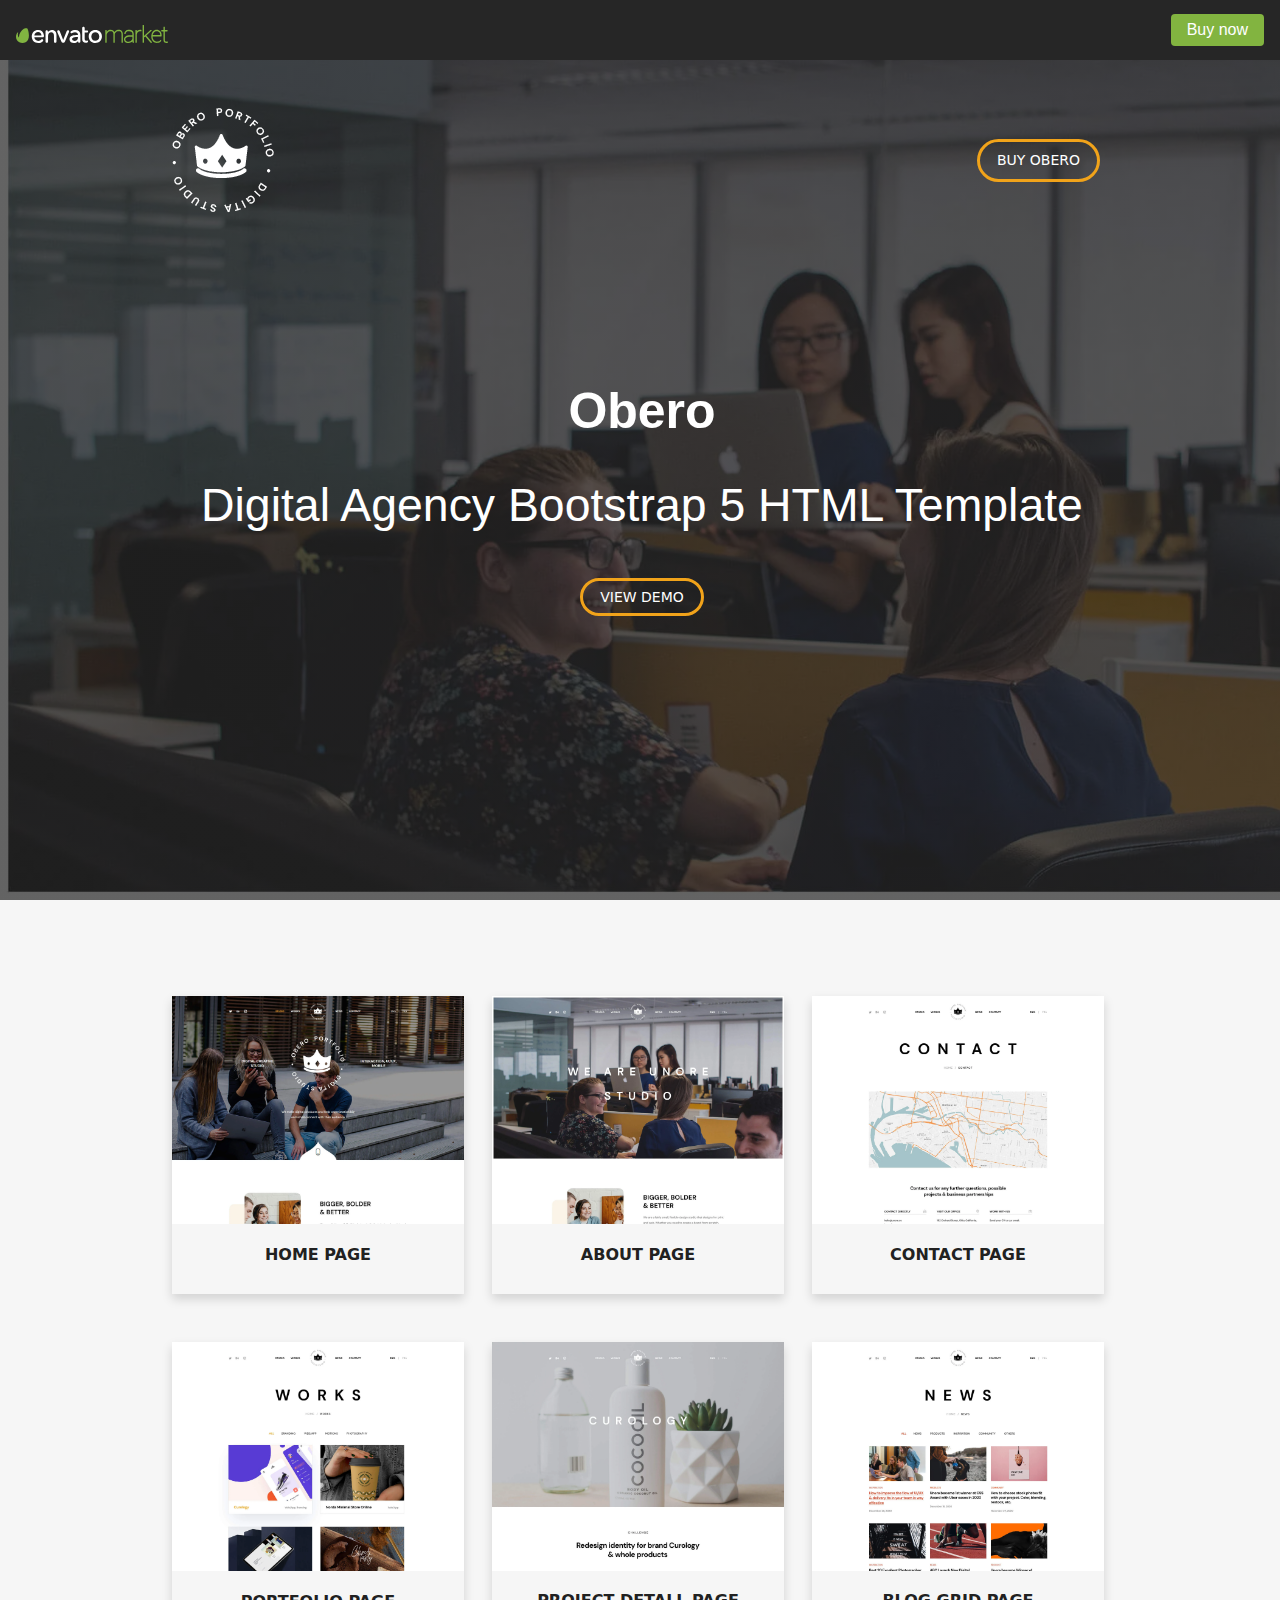
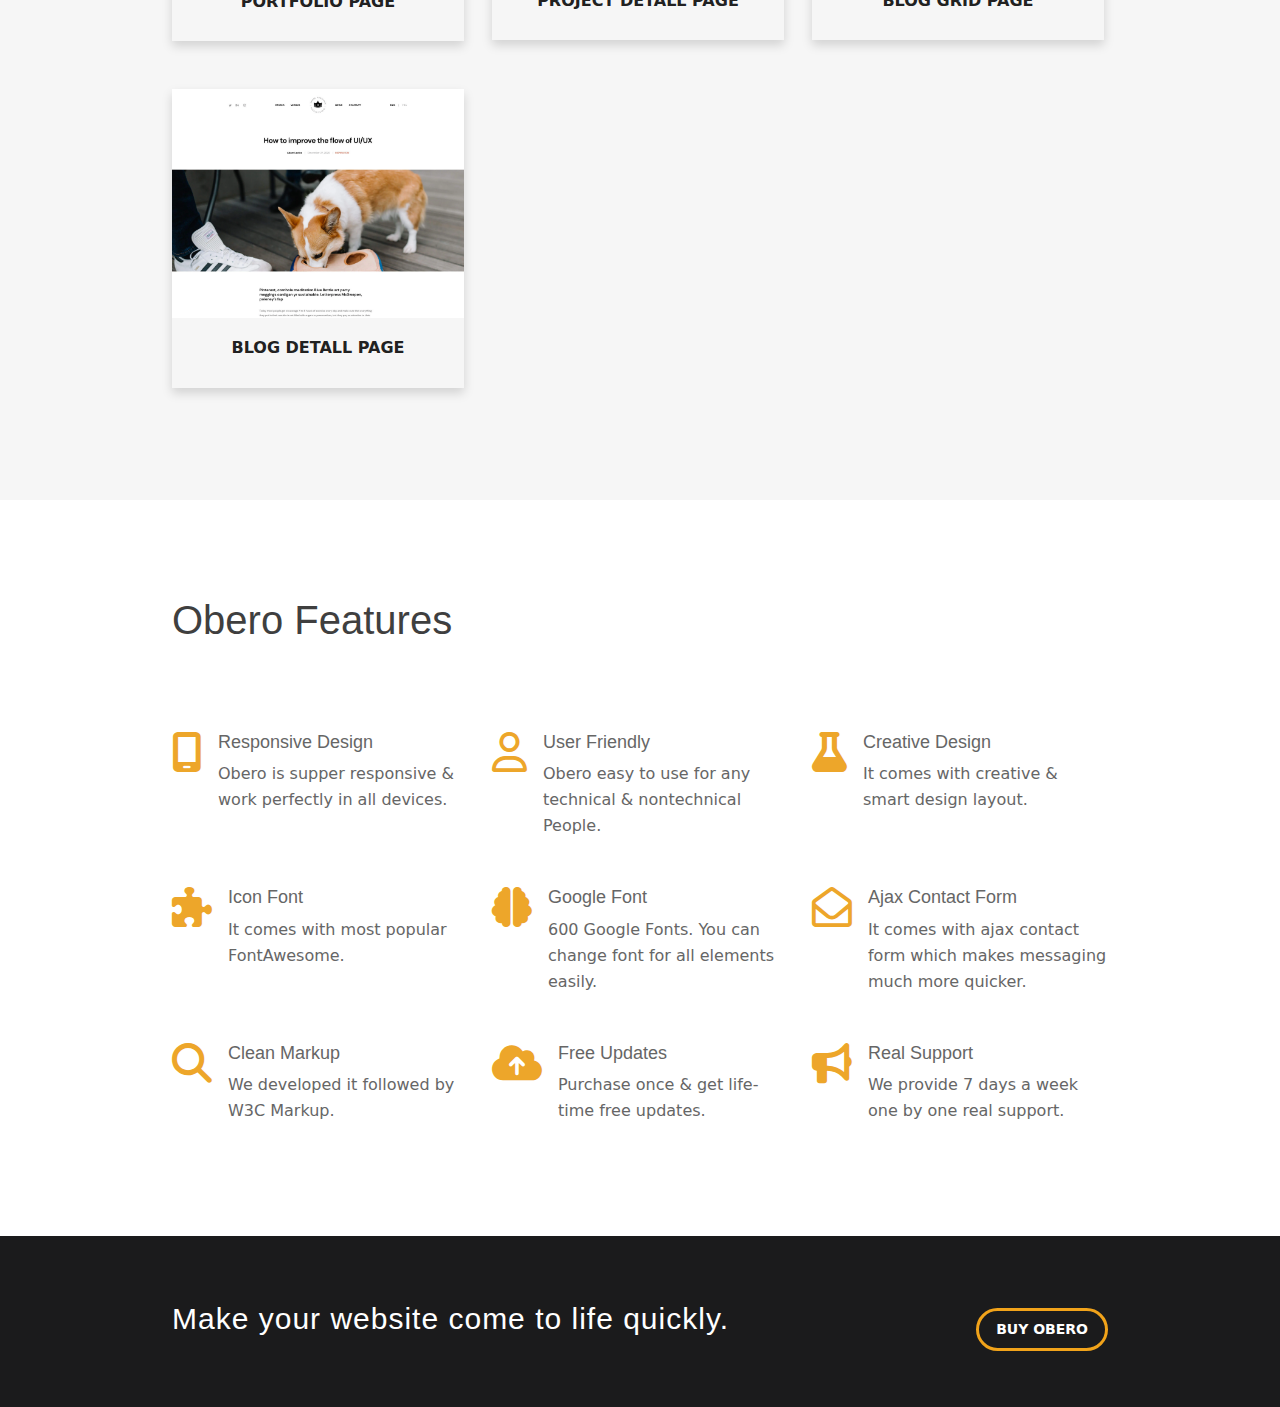
<file: index.html>
<!DOCTYPE html>
<html lang="en">

<head>
    <meta charset="UTF-8">
    <meta name="viewport" content="width=device-width, initial-scale=1.0">
    <title>Document</title>
    <link rel="stylesheet" href="assets/css/all.min.css">
    <link rel="stylesheet" href="assets/css/bootstrap.min.css">
    <link rel="stylesheet" href="assets/css/minify.css">
    
    <link rel="stylesheet" href="assets/css/media-minify.css">  
</head>

<body>
    <!--START header section-->
    <div class="header bg-danger">
        <div class="prev-header d-flex justify-content-between align-items-center px-3">
            <div class="envato-logo  ">
                <a>
                    <img src="assets/img/header-img/envato_market-dde916a48af7413e54aa058fe7ae6856752fca799da4bec355f00aea904bfa19.svg">
                </a>
            </div>
            <div class="buy-now-link rounded-1 px-3 py-1"><a class="text-white text-decoration-none" href="#">Buy now</a></div>
        </div>

        <div class="container">
            <div class="header-top  pt-5 pe-2 ">
                <div class=" d-flex justify-content-between align-items-center">
                    <div class="logo">
                        <a><img src="assets/img/header-img/logo.webp" alt="logo image" class="w-100"></a>
                    </div>

                    <a class="rounded-5 buy-obero-link text-decoration-none text-white" href="#">BUY OBERO</a>
                </div>

            </div>
            <div class="header-content text-center text-white pt-2 ps-1 ">
                <h1>Obero</h1>
                <h2>Digital Agency Bootstrap 5 HTML Template</h2>
                <a class="rounded-5 buy-obero-link text-decoration-none text-white" href="#">VIEW DEMO</a>

            </div>
        </div>
    </div>
    <!--start demo section-->
    <div class="demo pt-5 pb-3">
        <div class="container ">
            <div class="row py-5">
                <div class="col-md-4 pb-5 pe-3">
                    <div class="demo-item ">
                       <a class="position-relative " href="Home.html">
                        <div class="overlay">
                        <img src="assets/img/demo-img/index.webp" alt="Home page image" >
                        <i class="fa fa-long-arrow-right position-absolute demo-icon text-white "></i>
                        </div>
                       </a>
                       <div class="demo-title  justify-content-center d-flex align-items-center ">
                       <a class=" text-decoration-none text-dark" href="Home.html"><h4 class="text-uppercase">Home page</h4></a>
                       </div>
                    </div>
                    
                </div>
                <div class="col-md-4 pb-5 pe-3">
                    <div class="demo-item">
                       <a class="position-relative ">
                        <div class="overlay">
                        <img src="assets/img/demo-img//about.webp" alt="about page image" >
                        <i class="fa fa-long-arrow-right position-absolute demo-icon text-white "></i>
                        </div>
                       </a> 
                       <div class="demo-title  justify-content-center d-flex align-items-center ">
                       <a class=" text-decoration-none text-dark" href="about.html"><h4 class="text-uppercase">About page</h4></a>
                       </div>
                    </div>
                </div>
                <div class="col-md-4 pb-5 pe-3">
                    <div class="demo-item">
                       <a class="position-relative " href="contact.html">
                        <div class="overlay">
                        <img src="assets/img/demo-img/contact.webp" alt="contact page image" >
                        <i class="fa fa-long-arrow-right position-absolute demo-icon text-white "></i>
                        </div>
                       </a> 

                       <div class="demo-title  justify-content-center d-flex align-items-center ">
                       <a class=" text-decoration-none text-dark" href="contact.html"><h4 class="text-uppercase">contact page</h4></a>
                       </div>
                    </div>
                    
                </div>
                <div class="col-md-4 pb-5 pe-3">
                    <div class="demo-item">
                       <a class="position-relative ">
                        <div class="overlay">
                        <img src="assets/img/demo-img/portfolio.webp" alt="portfolio page image" >
                        <i class="fa fa-long-arrow-right position-absolute demo-icon text-white "></i>
                        </div>
                       </a> 

                       <div class="demo-title  justify-content-center d-flex align-items-center ">
                       <a class=" text-decoration-none text-dark"><h4 class="text-uppercase">portfolio page</h4></a>
                       </div>
                    </div>
                    
                </div>
                <div class="col-md-4 pb-5 pe-3">
                    <div class="demo-item">
                       <a class="position-relative ">
                        <div class="overlay">
                        <img src="assets/img/demo-img/project-showcase.webp" alt="project detall page image" >
                        <i class="fa fa-long-arrow-right position-absolute demo-icon text-white "></i>
                        </div>
                       </a> 

                       <div class="demo-title  justify-content-center d-flex align-items-center ">
                       <a class=" text-decoration-none text-dark"><h4 class="text-uppercase">project detall page</h4></a>
                       </div>
                    </div>
                    
                </div>
                <div class="col-md-4 pb-5 pe-3">
                    <div class="demo-item">
                       <a class="position-relative " href="Bolg-grid.html">
                        <div class="overlay">
                        <img src="assets/img/demo-img/blog-grid.webp" alt="blog grid  page image" >
                        <i class="fa fa-long-arrow-right position-absolute demo-icon text-white "></i>
                        </div>
                       </a> 

                       <div class="demo-title  justify-content-center d-flex align-items-center ">
                       <a class=" text-decoration-none text-dark" href="Bolg-grid.html"><h4 class="text-uppercase">blog grid page</h4></a>
                       </div>
                    </div>
                    
                </div>
                <div class="col-md-4 pb-5 pe-3">
                    <div class="demo-item">
                       <a class="position-relative ">
                        <div class="overlay">
                        <img src="assets/img/demo-img/single-blog.webp" alt="Home page image" >
                        <i class="fa fa-long-arrow-right position-absolute demo-icon text-white "></i>
                        </div>
                       </a> 

                       <div class="demo-title  justify-content-center d-flex align-items-center ">
                       <a class=" text-decoration-none text-dark"><h4 class="text-uppercase">blog detall page</h4></a>
                       </div>
                    </div>
                    
                </div>
            </div>
        </div>
    </div>
    <!--start obero features section-->
    <div class="features py-5">
        <div class="container">
            <div class="features-title py-5 text-capitalize">
                <h3>Obero Features</h3>
            </div>

        <div class="row pb-5">
            <div class="col-md-4 col-sm-12 mt-4">
                <div class="features-item d-flex align-items-start gap-3 pt-2 ">
                    <i class="fa-solid fa-mobile-screen"></i>
                    <div class="features-content">
                        <h4>Responsive Design</h4>
                        <p>Obero is supper responsive & work perfectly in all devices.</p>
                    </div>

                </div>
            </div>

                <div class="col-md-4 col-sm-12 mt-4">
                    <div class="features-item d-flex  align-items-start gap-3 pt-2 ">
                        <i class="fa-regular fa-user"></i>
                    <div class="features-content">
                        <h4>User Friendly</h4>
                        <p>Obero easy to use for any technical & nontechnical People.</p>
                    </div>

                </div>
                </div>

                <div class="col-md-4 col-sm-12 mt-4">
                    <div class="features-item d-flex  align-items-start gap-3 pt-2 ">
                        <i class="fa-solid fa-flask"></i>
                    <div class="features-content">
                        <h4>Creative Design</h4>
                        <p>It comes with creative & smart design layout.</p>
                    </div>

                </div>
                </div>

                <div class="col-md-4 col-sm-12 mt-4">
                    <div class="features-item d-flex  align-items-start gap-3 pt-2 ">
                    <i class="fa-solid fa-puzzle-piece"></i>
                    <div class="features-content">
                        <h4>Icon Font</h4>
                        <p>It comes with most popular FontAwesome.</p>
                    </div>

                </div>
                </div>

                <div class="col-md-4 col-sm-12 mt-4">
                    <div class="features-item d-flex  align-items-start gap-3 pt-2 ">
                    <i class="fa-solid fa-brain"></i>
                    <div class="features-content">
                        <h4>Google Font</h4>
                        <p>600 Google Fonts. You can change font for all elements easily.</p>
                    </div>

                </div>
                </div>

                <div class="col-md-4 col-sm-12 mt-4">
                    <div class="features-item d-flex  align-items-start gap-3 pt-2 ">
                    <i class="fa-regular fa-envelope-open"></i>
                    <div class="features-content">
                        <h4>Ajax Contact Form</h4>
                        <p>It comes with ajax contact form which makes messaging much more quicker.</p>
                    </div>

                </div>
                </div>

                <div class="col-md-4 col-sm-12 mt-4">
                    <div class="features-item d-flex align-items-start gap-3 pt-2 ">
                        <i class="fa-solid fa-magnifying-glass"></i>
                    <div class="features-content">
                        <h4>Clean Markup</h4>
                        <p>We developed it followed by W3C Markup.</p>
                    </div>

                </div>
                </div>

                <div class="col-md-4 col-sm-12 mt-4">
                    <div class="features-item d-flex  align-items-start gap-3 pt-2 ">
                   <i class="fa-solid fa-cloud-arrow-up"></i>
                    <div class="features-content">
                        <h4>Free Updates</h4>
                        <p>Purchase once & get life-time free updates.</p>
                    </div>

                </div>
                </div>
                
                <div class="col-md-4 col-sm-12 mt-4">
                    <div class="features-item d-flex  align-items-start gap-3 pt-2 ">
                    <i class="fa-solid fa-bullhorn"></i>
                    <div class="features-content">
                        <h4>Real Support</h4>
                        <p>We provide 7 days a week one by one real support.</p>
                    </div>

                </div>
                </div>
                

            </div>
            
            
        </div>
    </div>
    <!--start footer section-->
     <div class="footer ">
        <div class="container">
            <div class="footer-content text-white d-flex justify-content-between align-items-center">
                <h3>Make your website come to life quickly.</h3>
                <a class="rounded-5 buy-obero-link text-decoration-none text-white" href="#">BUY OBERO</a>

            </div>
        </div>
     </div>






    
    <script src="assets/js/bootstrap.bundle.min.js"></script>
    <script src="assets/js/jquery-3.7.1.min.js"></script>
    <script src="assets//js/main.js"></script>
</body>

</html>
</file>
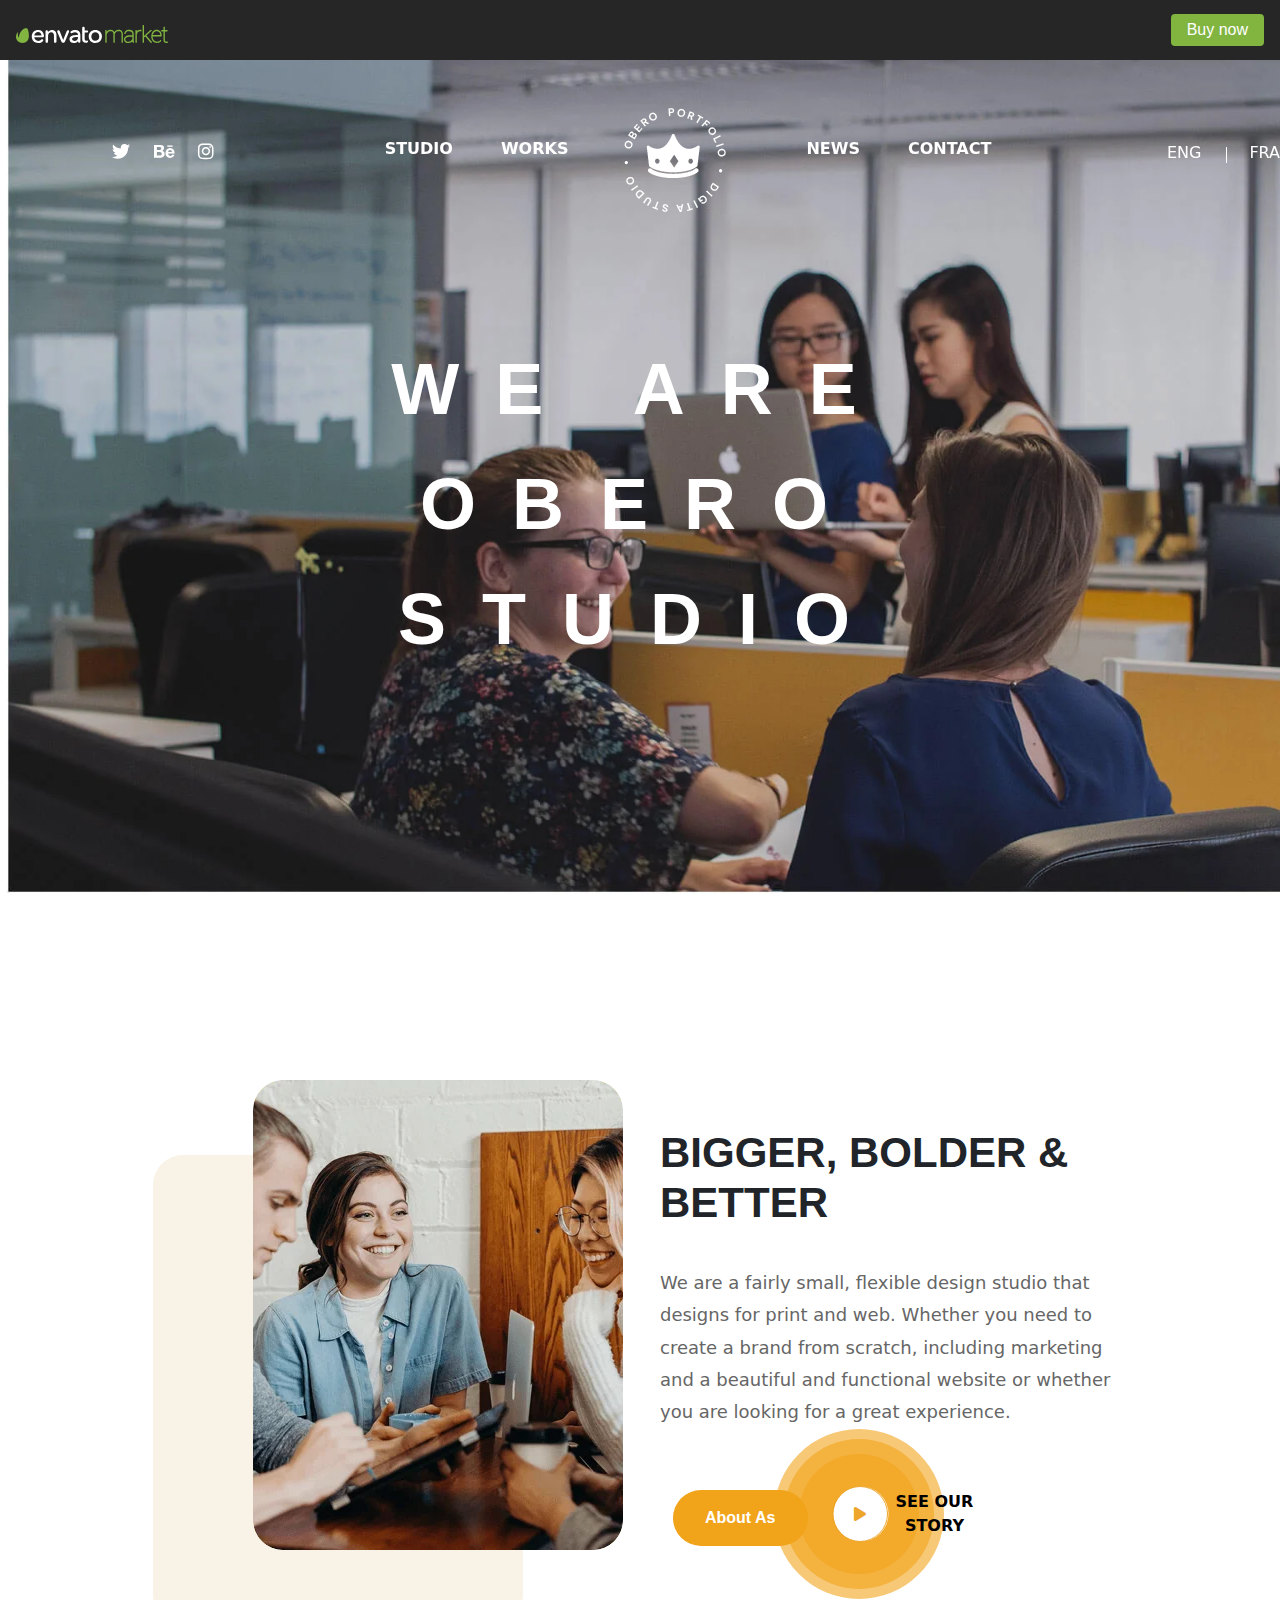
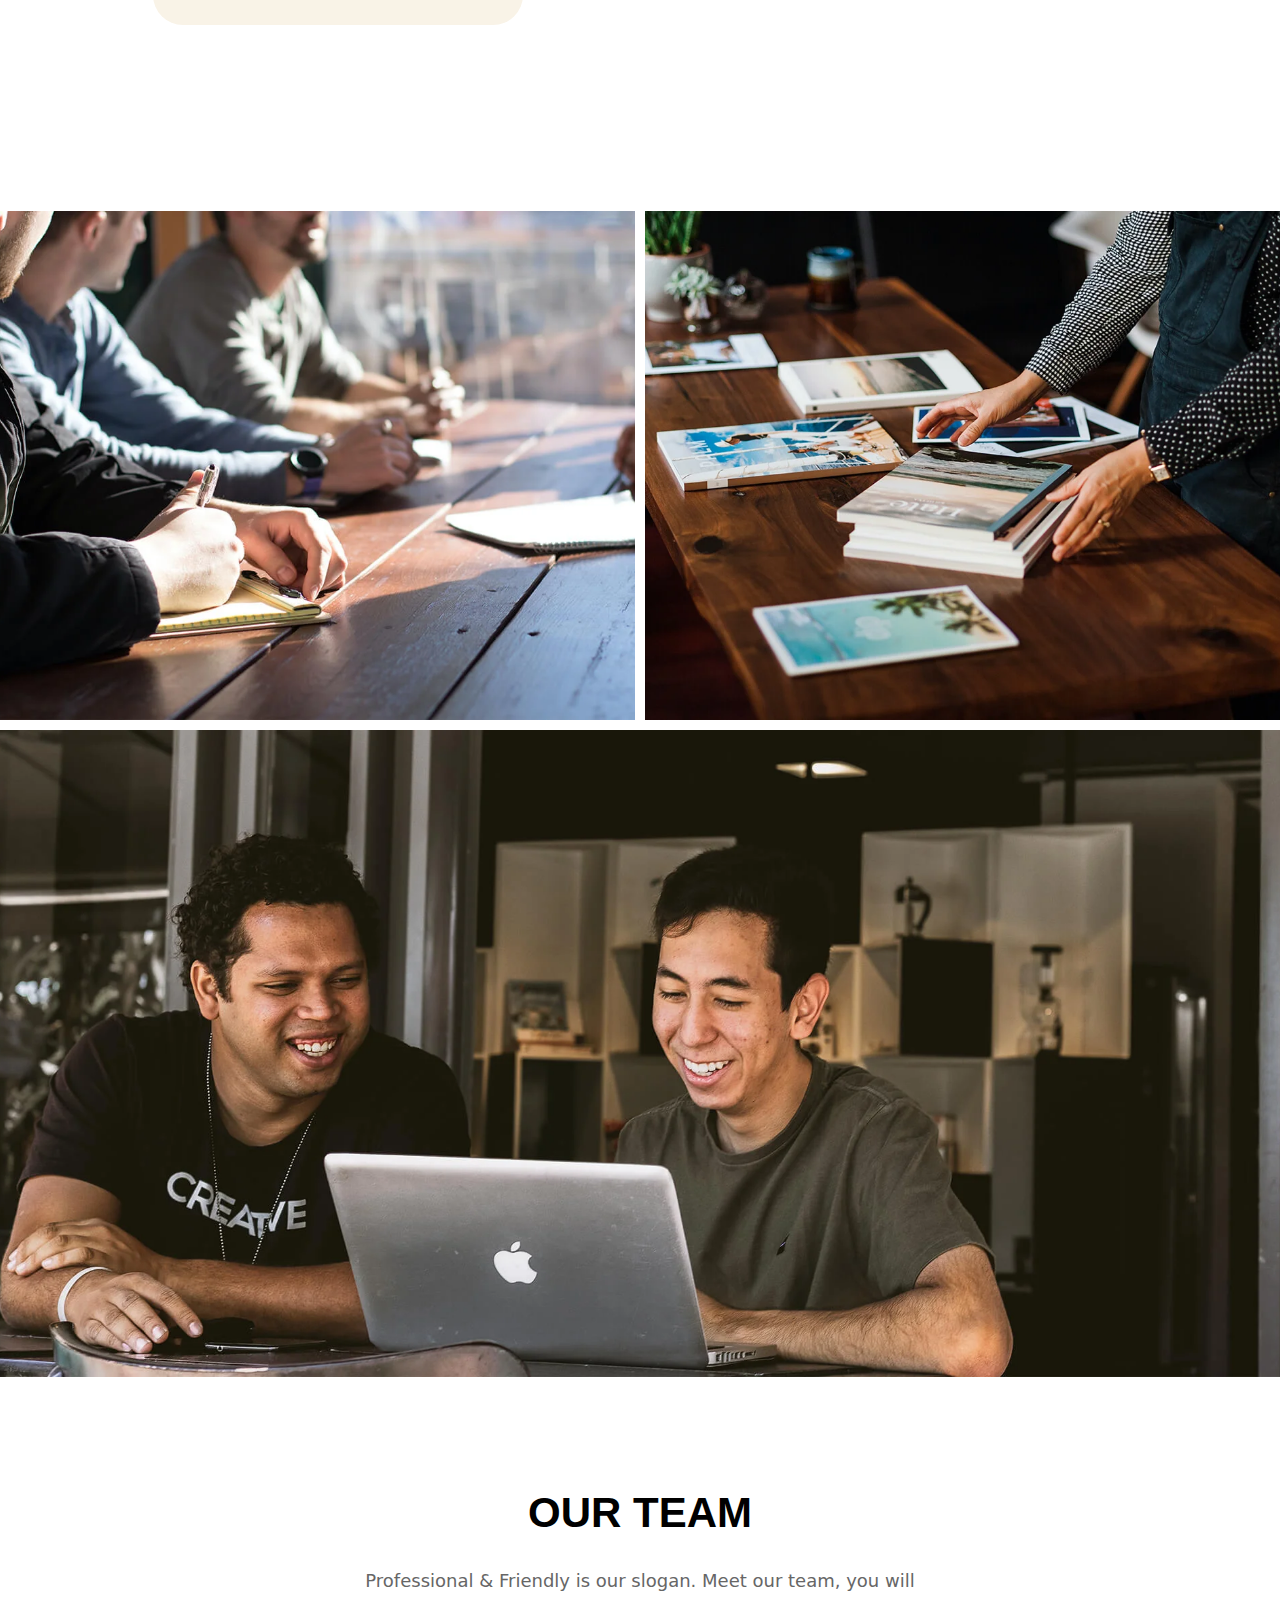
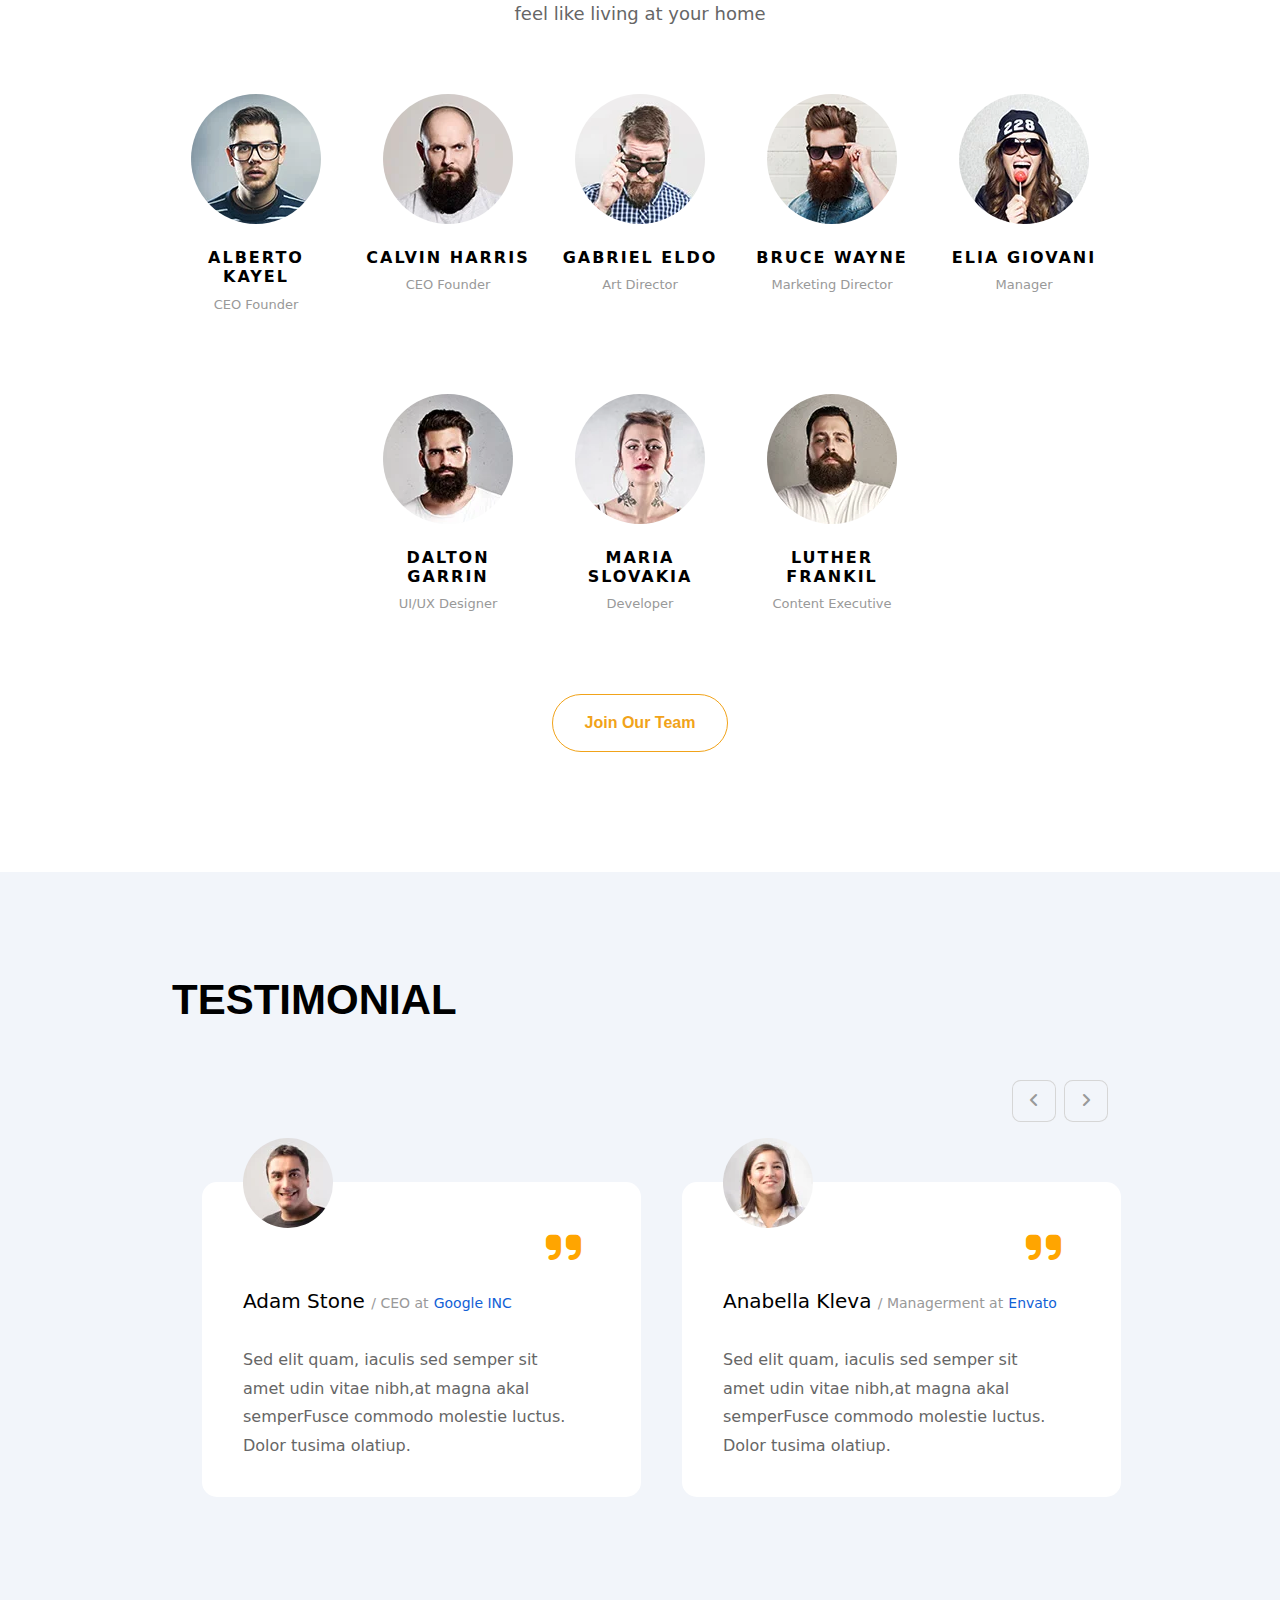
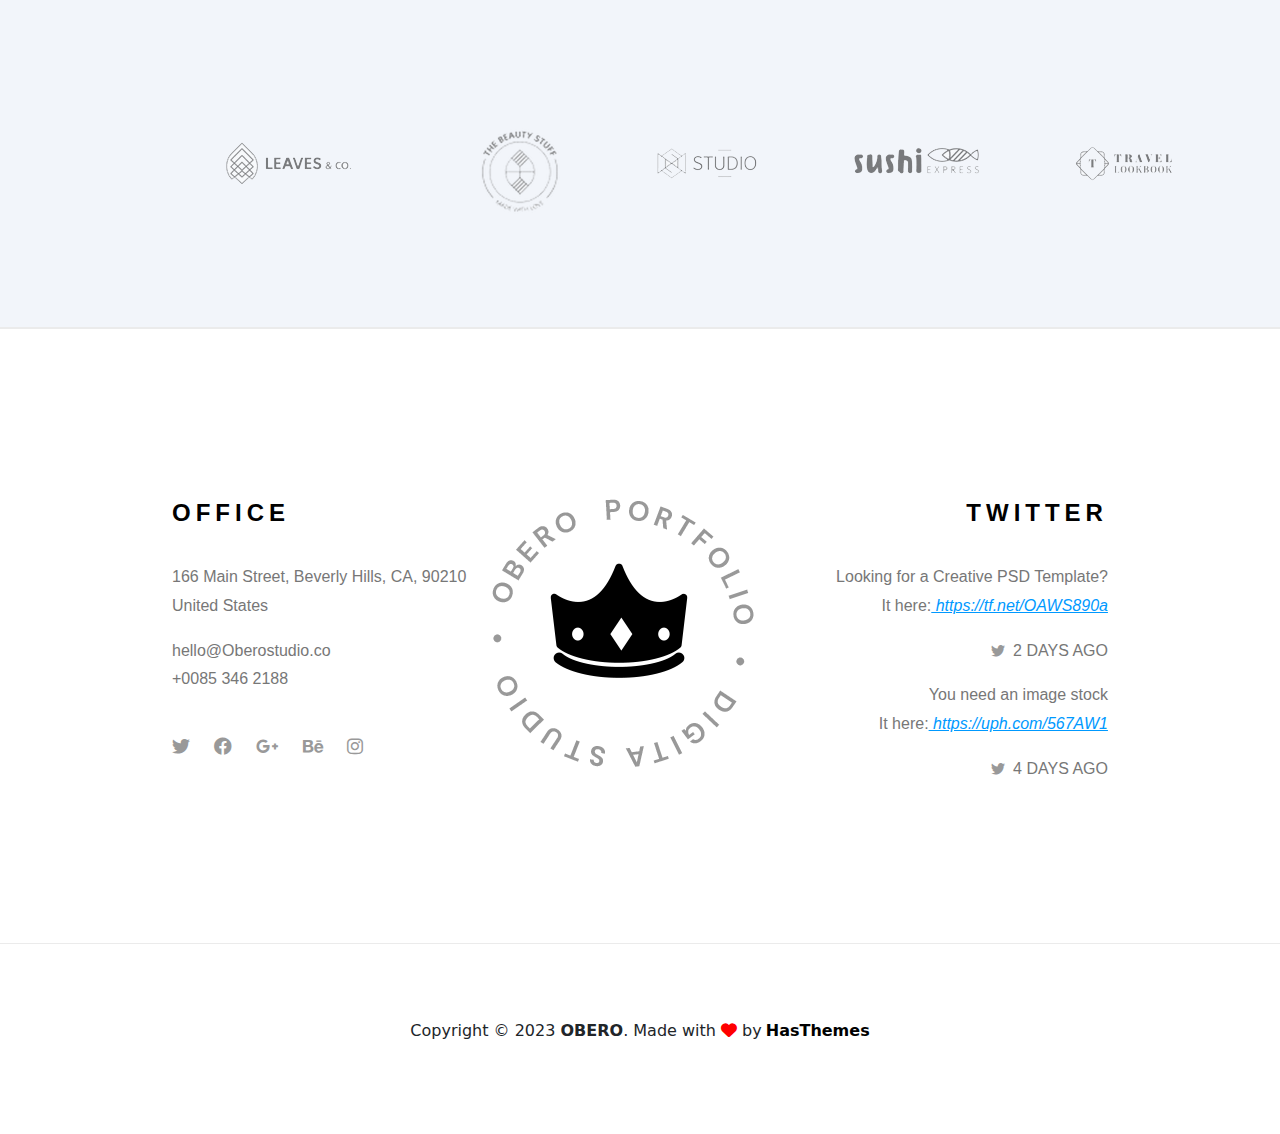
<file: about.html>
<!DOCTYPE html>
<html lang="en">
<head>
    <meta charset="UTF-8">
    <meta name="viewport" content="width=device-width, initial-scale=1.0">
    <title>Document</title>
    <link rel="stylesheet" href="assets/css/all.min.css">
    <link rel="stylesheet" href="assets/css/bootstrap.min.css">
    <link rel="stylesheet" href="assets/css/minify.css">
    
    <link rel="stylesheet" href="assets/css/media-minify.css">  
</head>
<body>

<!--START header section-->
<button id="scrollToTopBtn" onclick="scrollToTop()">Scroll To Top</button>

<div class="prev-header d-flex justify-content-between align-items-center position-fixed px-3 w-100">
        <div class="envato-logo  ">
            <a>
                <img src="assets/img/header-img/envato_market-dde916a48af7413e54aa058fe7ae6856752fca799da4bec355f00aea904bfa19.svg">
            </a>
        </div>
        <div class="buy-now-link rounded-1 px-3 py-1"><a class="text-white text-decoration-none" href="#">Buy now</a></div>
</div>  

<div class="header about-page-header ">
        

        <div class="container ">
           
           
            <div class="header-top  pt-4 pe-5">

               <div class="nav-home d-flex align-items-center">

                    <div class="social-box w-25">

                        <ul class=" d-flex p-0 ">
                            <a href="https://twitter.com/">
                                <li><i class="social-icon  fa-brands fa-twitter text-white"></i></li>
                            </a>
                            <a href="https://www.behance.net/">
                                <li><i class="social-icon  fa-brands fa-behance text-white"></i></li>
                            </a>
                            <a href="https://www.instagram.com/">
                                <li><i class="social-icon  fa-brands fa-instagram text-white"></i></li>
                            </a>
                        </ul>
                    </div>

                    <div class="nav-center d-flex align-items-center  ">
                        <ul class="d-flex  ">
                            <li class="list-menu-item me-5 pb-2">
                                <a href="#" class="text-uppercase text-white list-item-link ">studio</a>
                                <ul class="ul-box rounded-3 position-absolute ">
                                    <li><a href="Home.html">profolio</a></li>
                                    <li><a href="portfoli-detail.html">profolio-detail</a></li>
                                </ul>
                            </li>

                            <li class="list-menu-item work me-5 pb-2">
                                <a href="#" class="text-uppercase text-white">works</a>
                                <ul class="ul-box rounded-3 position-absolute ">
                                    <li><a href="about.html">about us</a></li>
                                </ul>
                            </li>
                            
                        </ul>
                        <div class="nav-center-img new-contact-ul ms-2 position-relative">
                            <a><img src="assets/img/Home-page-image/logo.webp" alt="logo img"></a>
                        </div>
                        <ul class="d-flex ms-5 ul-news-contact">
                            <li class="list-menu-item  me-5 pb-2">
                                <a href="#" class="text-uppercase text-white">news</a>
                                <ul class="ul-box rounded-3 position-absolute ">
                                    <li><a href="Bolg-grid.html">our blog</a></li>
                                    <li><a href="portfoli-detail.html">blog detail</a></li>
                                </ul>
                                
                            </li>
                            <li class="list-menu-item me-5 pb-2">
                                <a href="contact.html" class="text-uppercase text-white">contact</a>
                            </li>
                        </ul>
                    </div>

                    <div class="nav-footer d-flex justify-content-end w-25 ">
                        <ul class="d-flex language-items">
                            <li class="list-menu-item eng-language ps-4">
                                <a href="#" class="text-uppercase text-white">eng</a>
                            </li>
                            <li class="list-menu-item ps-5 ">
                                <a href="#" class="text-uppercase text-white">fra</a>
                            </li>
                        </ul>
                    </div>
                </div>

            </div>
            
            <div class="header-content-about-page   text-center text-white pt-2 ps-1 ">
             
                <h1 class="" >
                    WE ARE OBERO
                    <br>
                    STUDIO
                </h1>
            
       
            </div>
        </div>
 </div>
<!--about section-->
<div class="about">
    <div class="container">
        <div class="row">
            <div class="col-md-6 col-sm-12 co-lg-6">
                <div class="image-left">
                    <img src="assets/img/Home-page-image/about.webp" alt="image left">
                </div>
            </div>
            <div class="col-md-6 col-sm-12 co-lg-6 text-start image-p-right position-relative">
                <h2 class="pt-5 ">BIGGER, BOLDER
                    & BETTER</h2>

                <div>
                    <p>We are a fairly small, flexible design studio that designs for print and web. Whether you
                        need to create a brand from scratch, including marketing and a beautiful and functional
                        website or whether you are looking for a great experience.</p>
                </div>

                <div class="btn  d-flex  align-items-center position-relative">
                    <div class=" about-us-btn">
                        <a class=" text-capitalize text-white" href="#"><span class="txt ">about as</span></a>
                    </div>

                    <div class="animation  position-absolute">
                        <div class="first circle"></div>
                        <div class="secend circle"></div>
                        <div class="third circle"></div>
                    </div>
                    
                    <div class="btn-box d-flex align-items-center justify-content-center ps-3 ">
                        <a href="https://www.youtube.com/watch?v=kxPCFljwJws" class="btn-right ">
                        
                            <i class="fa-solid fa-play ms-2 icon-play"></i>
                          
                        
                            <a class="text-uppercase fs-6 ms-2 text-black text-btn-box">see our <br> story</a>
                       

                        </a>
                    </div>

                    
                </div>
            </div>
        </div>
    </div>
</div>
<!--start gallery section-->
<div class="gallery-section overflow-hidden">
  
    <div class="row ">

        <!-- Image Column -->
        <div class="image-column col-lg-6 col-md-6 ">
            <div class="image-col ">
                <a href="assets/img/about/4.webp "  ><img src="assets/img/about/4.webp " alt="gallery photo 1 "></a>
            </div>
        </div>

        
        <div class="image-column col-lg-6 col-md-6 ">
            <div class="image-col ">
                <a href="assets/img/about/5.webp "  ><img src="assets/img/about/5.webp " alt="gallery photo 2 "></a>
            </div>
        </div>

     
        <div class="image-column m-0 col-lg-12 col-md-12 ">
            <div class="image-col ">
                <a href="assets/img/about/6.webp "  ><img src="assets/img/about/6.webp " alt="gallery photo 2 "></a>
            </div>
        </div>

 
</div>
</div>
<!-- start team section-->
<div class="team-section py-5">
    <div class="container">
        <div class="team-title text-center">
            <h2>OUR TEAM</h2>
            <div class="team-text py-3">Professional & Friendly is our slogan. Meet our team, you will
                <br>feel like living at your home</div>
        </div>
        <div class="team-content row pt-5">
            <div class="team-block col-md-6 col-sm-12 col-lg-2">
                <div class="inner-box position-relative">
                    
                    <div class="image">
                        <img src="assets/img/team-image/team-1.webp" alt="member for team">
                    </div>
                    <div class="name-job pt-4 text-center">
                        <h6 class="text-uppercase">alberto kayel</h6>
                        <div class="job">CEO Founder</div>
                    </div>
                    <div class="overlay-team ">
                        <div class="overlay-text">
                            “Lorem ipsum dolor sit amet, consectetur adipi-
                            <br>
                            scing elit. Nullam dignissim tortor vitae mattis tempor. Pellentesque a neque tincidunt, tempor felis ut, luctus ante. Lorem ispu ipsum dolor sit amet, consectetur adipiscing
                                        elit.”      
                        </div>
                        <div class="social-box social-team ">
    
                            <ul class=" d-flex p-0 ">
                                <li class="share pe-3"> SOCIAL : </li>
                                <a href="https://twitter.com/">
                                    <li><i class="social-icon    fa-brands fa-twitter text-light "></i></li>
                                </a>
                                
                                <a href="https://dripple.com/">
                                    <li><i class=" social-icon  fa-brands fa-dribbble text-light"></i></li>
                                </a>
                                
                                <a href="https://www.instagram.com/">
                                    
                                    <li><i class="social-icon    fa-brands fa-instagram text-light "></i></li>
                                </a>
                                <a href="https://www.behance.net/">
                                    <li><i class="social-icon    fa-brands fa-linkedin-in text-light "></i></li>
                                </a>
                               
                            </ul>
                        </div>
    
                    </div>
                </div>
    
            </div>
            <div class="team-block col-md-6  col-sm-12 col-lg-2">
                <div class="inner-box position-relative">
                    <div class="image">
                        <img src="assets/img/team-image/team-2.webp" alt="member for team">
                    </div>
                    <div class="name-job pt-4  text-center">
                        <h6 class="text-uppercase">CALVIN HARRIS</h6>
                        <div class="job">CEO Founder</div>
                    </div>
                    <div class="overlay-team ">
                        <div class="overlay-text">
                            “Lorem ipsum dolor sit amet, consectetur adipi-
                            <br>
                            scing elit. Nullam dignissim tortor vitae mattis tempor. Pellentesque a neque tincidunt, tempor felis ut, luctus ante. Lorem ispu ipsum dolor sit amet, consectetur adipiscing
                                        elit.”      
                        </div>
                        <div class="social-box social-team ">
    
                            <ul class=" d-flex p-0 ">
                                <li class="share pe-3"> SOCIAL : </li>
                                <a href="https://twitter.com/">
                                    <li><i class="social-icon    fa-brands fa-twitter text-light "></i></li>
                                </a>
                                
                                <a href="https://dripple.com/">
                                    <li><i class=" social-icon  fa-brands fa-dribbble text-light"></i></li>
                                </a>
                                
                                <a href="https://www.instagram.com/">
                                    
                                    <li><i class="social-icon    fa-brands fa-instagram text-light "></i></li>
                                </a>
                                <a href="https://www.behance.net/">
                                    <li><i class="social-icon    fa-brands fa-linkedin-in text-light "></i></li>
                                </a>
                               
                            </ul>
                        </div>
    
                    </div>
                </div>
    
            </div>
            <div class="team-block col-md-6 col-sm-12 col-lg-2">
                <div class="inner-box position-relative">
                    <div class="image">
                        <img src="assets/img/team-image/team-3.webp" alt="member for team">
                    </div>
                    <div class="name-job pt-4  text-center">
                        <h6 class="text-uppercase">GABRIEL ELDO
                        </h6>
                        <div class="job">Art Director  </div>
                    </div>
                    <div class="overlay-team ">
                        <div class="overlay-text">
                            “Lorem ipsum dolor sit amet, consectetur adipi-
                            <br>
                            scing elit. Nullam dignissim tortor vitae mattis tempor. Pellentesque a neque tincidunt, tempor felis ut, luctus ante. Lorem ispu ipsum dolor sit amet, consectetur adipiscing
                                        elit.”      
                        </div>
                        <div class="social-box social-team ">
    
                            <ul class=" d-flex p-0 ">
                                <li class="share pe-3"> SOCIAL : </li>
                                <a href="https://twitter.com/">
                                    <li><i class="social-icon    fa-brands fa-twitter text-light "></i></li>
                                </a>
                                
                                <a href="https://dripple.com/">
                                    <li><i class=" social-icon  fa-brands fa-dribbble text-light"></i></li>
                                </a>
                                
                                <a href="https://www.instagram.com/">
                                    
                                    <li><i class="social-icon    fa-brands fa-instagram text-light "></i></li>
                                </a>
                                <a href="https://www.behance.net/">
                                    <li><i class="social-icon    fa-brands fa-linkedin-in text-light "></i></li>
                                </a>
                               
                            </ul>
                        </div>
    
                    </div>
                </div>
    
            </div>
            <div class="team-block col-md-6 col-sm-12 col-lg-2">
                <div class="inner-box position-relative">
                    <div class="image">
                        <img src="assets/img/team-image/team-4.webp" alt="member for team">
                    </div>
                    <div class="name-job pt-4  text-center">
                        <h6 class="text-uppercase">BRUCE WAYNE  </h6>
                        <div class="job">Marketing Director </div>
                    </div>
                    <div class="overlay-team ">
                        <div class="overlay-text">
                            “Lorem ipsum dolor sit amet, consectetur adipi-
                            <br>
                            scing elit. Nullam dignissim tortor vitae mattis tempor. Pellentesque a neque tincidunt, tempor felis ut, luctus ante. Lorem ispu ipsum dolor sit amet, consectetur adipiscing
                                        elit.”      
                        </div>
                        <div class="social-box social-team ">
    
                            <ul class=" d-flex p-0 ">
                                <li class="share pe-3"> SOCIAL : </li>
                                <a href="https://twitter.com/">
                                    <li><i class="social-icon    fa-brands fa-twitter text-light "></i></li>
                                </a>
                                
                                <a href="https://dripple.com/">
                                    <li><i class=" social-icon  fa-brands fa-dribbble text-light"></i></li>
                                </a>
                                
                                <a href="https://www.instagram.com/">
                                    
                                    <li><i class="social-icon    fa-brands fa-instagram text-light "></i></li>
                                </a>
                                <a href="https://www.behance.net/">
                                    <li><i class="social-icon    fa-brands fa-linkedin-in text-light "></i></li>
                                </a>
                               
                            </ul>
                        </div>
    
                    </div>
                </div>
    
            </div>
            <div class="team-block col-md-6 col-sm-12 col-lg-2 ">
                <div class="inner-box position-relative">
                    <div class="image">
                        <img src="assets/img/team-image/team-5.webp" alt="member for team">
                    </div>
                    <div class="name-job pt-4  text-center">
                        <h6 class="text-uppercase">ELIA GIOVANI</h6>
                        <div class="job">Manager </div>
                    </div>
                    <div class="overlay-team ">
                        <div class="overlay-text">
                            “Lorem ipsum dolor sit amet, consectetur adipi-
                            <br>
                            scing elit. Nullam dignissim tortor vitae mattis tempor. Pellentesque a neque tincidunt, tempor felis ut, luctus ante. Lorem ispu ipsum dolor sit amet, consectetur adipiscing
                                        elit.”      
                        </div>
                        <div class="social-box social-team ">
    
                            <ul class=" d-flex p-0 ">
                                <li class="share pe-3"> SOCIAL : </li>
                                <a href="https://twitter.com/">
                                    <li><i class="social-icon    fa-brands fa-twitter text-light "></i></li>
                                </a>
                                
                                <a href="https://dripple.com/">
                                    <li><i class=" social-icon  fa-brands fa-dribbble text-light"></i></li>
                                </a>
                                
                                <a href="https://www.instagram.com/">
                                    
                                    <li><i class="social-icon    fa-brands fa-instagram text-light "></i></li>
                                </a>
                                <a href="https://www.behance.net/">
                                    <li><i class="social-icon    fa-brands fa-linkedin-in text-light "></i></li>
                                </a>
                               
                            </ul>
                        </div>
    
                    </div>
                </div>
    
            </div>
            <div class="team-block col-md-6 col-sm-12 col-lg-2 ">
                <div class="inner-box position-relative">
                    <div class="image">
                        <img src="assets/img/team-image/team-6.webp" alt="member for team">
                    </div>
                    <div class="name-job pt-4  text-center">
                        <h6 class="text-uppercase">DALTON GARRIN  </h6>
                        <div class="job">UI/UX Designer </div>
                    </div>
                    <div class="overlay-team ">
                        <div class="overlay-text">
                            “Lorem ipsum dolor sit amet, consectetur adipi-
                            <br>
                            scing elit. Nullam dignissim tortor vitae mattis tempor. Pellentesque a neque tincidunt, tempor felis ut, luctus ante. Lorem ispu ipsum dolor sit amet, consectetur adipiscing
                                        elit.”      
                        </div>
                        <div class="social-box social-team">
    
                            <ul class=" d-flex p-0 ">
                                <li class="share pe-3"> SOCIAL : </li>
                                <a href="https://twitter.com/">
                                    <li><i class="social-icon    fa-brands fa-twitter text-light "></i></li>
                                </a>
                                
                                <a href="https://dripple.com/">
                                    <li><i class=" social-icon  fa-brands fa-dribbble text-light"></i></li>
                                </a>
                                
                                <a href="https://www.instagram.com/">
                                    
                                    <li><i class="social-icon    fa-brands fa-instagram text-light "></i></li>
                                </a>
                                <a href="https://www.behance.net/">
                                    <li><i class="social-icon    fa-brands fa-linkedin-in text-light "></i></li>
                                </a>
                               
                            </ul>
                        </div>
    
                    </div>
                </div>
    
            </div>
            <div class="team-block col-md-6 col-sm-12 col-lg-2">
                <div class="inner-box position-relative">
                    <div class="image">
                        <img src="assets/img/team-image/team-7.webp" alt="member for team">
                    </div>
                    <div class="name-job pt-4  text-center">
                        <h6 class="text-uppercase">MARIA SLOVAKIA </h6>
                        <div class="job">Developer  </div>
                    </div>
                    <div class="overlay-team ">
                        <div class="overlay-text">
                            “Lorem ipsum dolor sit amet, consectetur adipi-
                            <br>
                            scing elit. Nullam dignissim tortor vitae mattis tempor. Pellentesque a neque tincidunt, tempor felis ut, luctus ante. Lorem ispu ipsum dolor sit amet, consectetur adipiscing
                                        elit.”      
                        </div>
                        <div class="social-box social-team">
    
                            <ul class=" d-flex p-0 ">
                                <li class="share pe-3"> SOCIAL : </li>
                                <a href="https://twitter.com/">
                                    <li><i class="social-icon    fa-brands fa-twitter text-light "></i></li>
                                </a>
                                
                                <a href="https://dripple.com/">
                                    <li><i class=" social-icon  fa-brands fa-dribbble text-light"></i></li>
                                </a>
                                
                                <a href="https://www.instagram.com/">
                                    
                                    <li><i class="social-icon    fa-brands fa-instagram text-light "></i></li>
                                </a>
                                <a href="https://www.behance.net/">
                                    <li><i class="social-icon    fa-brands fa-linkedin-in text-light "></i></li>
                                </a>
                               
                            </ul>
                        </div>
    
                    </div>
                </div>
    
            </div>
            <div class="team-block col-md-6 col-sm-12 col-lg-2 ">
                <div class="inner-box position-relative">
                    <div class="image">
                        <img src="assets/img/team-image/team-8.webp" alt="member for team">
                    </div>
                    <div class="name-job pt-4 text-center">
                        <h6 class="text-uppercase">LUTHER FRANKIL </h6>
                        <div class="job">Content Executive </div>
                    </div>
                    <div class="overlay-team ">
                        <div class="overlay-text">
                            “Lorem ipsum dolor sit amet, consectetur adipi-
                            <br>
                            scing elit. Nullam dignissim tortor vitae mattis tempor. Pellentesque a neque tincidunt, tempor felis ut, luctus ante. Lorem ispu ipsum dolor sit amet, consectetur adipiscing
                                        elit.”      
                        </div>
                        <div class="social-box social-team ">
    
                            <ul class=" d-flex p-0 ">
                                <li class="share pe-3"> SOCIAL : </li>
                                <a href="https://twitter.com/">
                                    <li><i class="social-icon    fa-brands fa-twitter text-light "></i></li>
                                </a>
                                
                                <a href="https://dripple.com/">
                                    <li><i class=" social-icon  fa-brands fa-dribbble text-light"></i></li>
                                </a>
                                
                                <a href="https://www.instagram.com/">
                                    
                                    <li><i class="social-icon    fa-brands fa-instagram text-light "></i></li>
                                </a>
                                <a href="https://www.behance.net/">
                                    <li><i class="social-icon    fa-brands fa-linkedin-in text-light "></i></li>
                                </a>
                               
                            </ul>
                        </div>
    
                    </div>
                </div>
    
            </div>
        </div>
        
        <div class="d-flex justify-content-center bttn ">
            <a class=" text-capitalize about-us-btn" href="#"><span class="txt">Join Our Team</span></a>
        </div>
        
    </div>
    
</div>
<!--start testimonial section-->
<div class="testimonial testimonial-about ">
    <div class="container">
        <div class="team-title text-start pb-3">
            <h2 class="mb-5">TESTIMONIAL
            </h2>

        </div>
        <div class="owl-nav d-flex justify-content-end w-100">
            <button type="button"  class="owl-prev px-3 py-2 ">
                <i class="fa-solid fa-angle-left"></i>
            
            </button>
            <button type="button"  class="owl-next px-3 py-2 ms-2">
                <i class="fa-solid fa-angle-right"></i>
            </button>
        </div>
        <div >
            
    <div class="d-flex row">
                
        <div class="main-test pb-4 rounded-4 col-md-6 rounded-4   ">
              <div class="w-100 position-relative rounded-4">
                <div class="author-content py-3 rounded-4 ">
                    <div class="image-author ">
                        <img src="assets/img/Home-page-image/author-1.webp" class="d-block w-100" alt="author-1 image">
                    </div>

                    <div class="quoet w-100 text-end">
                        <i class="fs-1 fa-solid fa-quote-right"></i>
                    </div>
                    <div class="author-name pt-3">
                         <span class="fs-5 fw-medium text-black">Adam Stone </span>
                        <span class="span1">/ CEO at</span>
                        <span class="span2">Google INC</span>
                    </div>

                    <div class="para-author">
                       <p> Sed elit quam, iaculis sed semper sit amet udin vitae nibh,at magna akal semperFusce commodo molestie luctus. Dolor tusima olatiup.</p>
                    </div>

                </div>
            </div>
            
              </div>
        <div class="main-test pb-4 rounded-4 col-md-6 rounded-3  position-relative  ">
              
            <div class="author-content py-3 ">
                <div class="image-author ">
                    <img src="assets/img/Home-page-image/author-2.webp" class="d-block w-100" alt="author-1 image">
                </div>

                <div class="quoet w-100 text-end">
                    <i class="fs-1 fa-solid fa-quote-right"></i>
                </div>
                <div class="author-name pt-3">
                     <span class="fs-5 fw-medium text-black">Anabella Kleva  </span>
                    <span class="span1">/ Managerment at</span>
                    <span class="span2">Envato</span>
                </div>

                <div class="para-author">
                   <p> Sed elit quam, iaculis sed semper sit amet udin vitae nibh,at magna akal semperFusce commodo molestie luctus. Dolor tusima olatiup.</p>
                </div>

            </div>
           
        
              </div>
           



                
              </div>
              
            </div>
            
          </div>


    </div>

<!--start clients section-->
<div class="client position-relative">
    <div class="container">
        <ul class=" d-flex ">
            <li>
                <div class="image-box"><a href="#">
                    <img src="assets/img/clint/1.webp"  alt="clients image icon">
                </a></div>
            </li>
            <li>
                <div class="image-box"><a href="#"><img src="assets/img/clint/2.webp" class="img-fluid" alt="clients image icon"></a></div>
            </li>
            <li>
                <div class="image-box"><a href="#"><img src="assets/img/clint/3.webp" alt="clients image icon"></a></div>
            </li>
            <li>
                <div class="image-box"><a href="#"><img src="assets/img/clint/4.webp" alt="clients image icon"></a></div>
            </li>
            <li>
                <div class="image-box"><a href="#"><img src="assets/img/clint/5.webp" alt="clients image icon"></a></div>
            </li>
        </ul>

    </div>
</div>
<!--start main-footer-->
<div class="main-footer footer-about">
    <div class="container">
        <div class="row">
            <div class="col-md-4">
                <div class="footer-items">
                    <h4 class="text-uppercase">office</h4>
                    <ul class="p-0">
                        <li><p>166 Main Street, Beverly Hills, CA, 90210<br>United States</p></li>
                        <li><a href="mailto:hello@Oberostudio.co">hello@Oberostudio.co</a></li>
                        <li><a href="tel:+0085-346-2188">+0085 346 2188</a></li>
                    </ul>
                    <div class="social-box w-25 py-4">

                        <ul class=" d-flex p-0 ">
                            <a href="https://twitter.com/">
                                <li><i class="social-icon   fa-brands fa-twitter text-light "></i></li>
                            </a>
                            <a href="https://facebook.com/">
                                <li><i class=" social-icon fa-brands fa-facebook text-light"></i></li>
                            </a>
                            <a href="https://google.com/">
                                <li><i class=" social-icon fa-brands fa-google-plus-g text-light"></i></li>
                            </a>
                            <a href="https://www.behance.net/">
                                <li><i class="social-icon   fa-brands fa-behance text-light "></i></li>
                            </a>
                            <a href="https://www.instagram.com/">
                                <li><i class="social-icon   fa-brands fa-instagram text-light "></i></li>
                            </a>
                        </ul>
                    </div>
                </div>
            </div>
            <div class="col-md-4">
                <div class="footer-image">
                    <a><img src="assets/img/contact-image/footer-logo.webp" alt="footer logo image"></a>
                </div>
            </div>
            <div class="col-md-4">
                <div class="footer-end">
                    <h4 class="text-uppercase">
                        twitter
                    </h4>
                    <div class="text-twitter">
                        <p>Looking for a Creative PSD Template?<br>It here:<a href="#"> https://tf.net/OAWS890a</a></p>
                        <div class="light-day text-uppercase d-flex justify-content-end">
                            <a href="#"  class="pe-2 pt-1">
                                <i class="social-icon con fa-brands fa-twitter text-light "></i>
                            </a>
                            <p> 2 days ago</p>
                        </div>
                    </div>
                    <div class="text-twitter">
                        <p>You need an image stock<br>It here:<a href="#">  https://uph.com/567AW1</a></p>
                        <div class="light-day text-uppercase d-flex justify-content-end">
                            <a href="#"  class="pe-2 pt-1">
                                <i class="social-icon con  fa-brands fa-twitter text-light "></i>
                            </a>
                            <p> 4 days ago</p>
                        </div>
                    </div>
                    
                </div>
            </div>
        </div>
    </div>
</div>
<!--start footer section-->
<footer class="d-flex justify-content-center">
        <div class="footer-content d-flex">
        <p>Copyright &copy; 2023 <span class="fw-bold text-uppercase" >obero</span>. Made with <i class="fa-solid fa-heart"></i> by </p>
        <a href="https://hasthemes.com/" target="_blank" class="ms-1"> HasThemes</a>
    </div>
</footer>
    <script src="assets/js/bootstrap.bundle.min.js"></script>
    <script src="assets/js/jquery-3.7.1.min.js"></script>
    <script src="assets//js/main.js"></script>
</body>
</html>
</file>
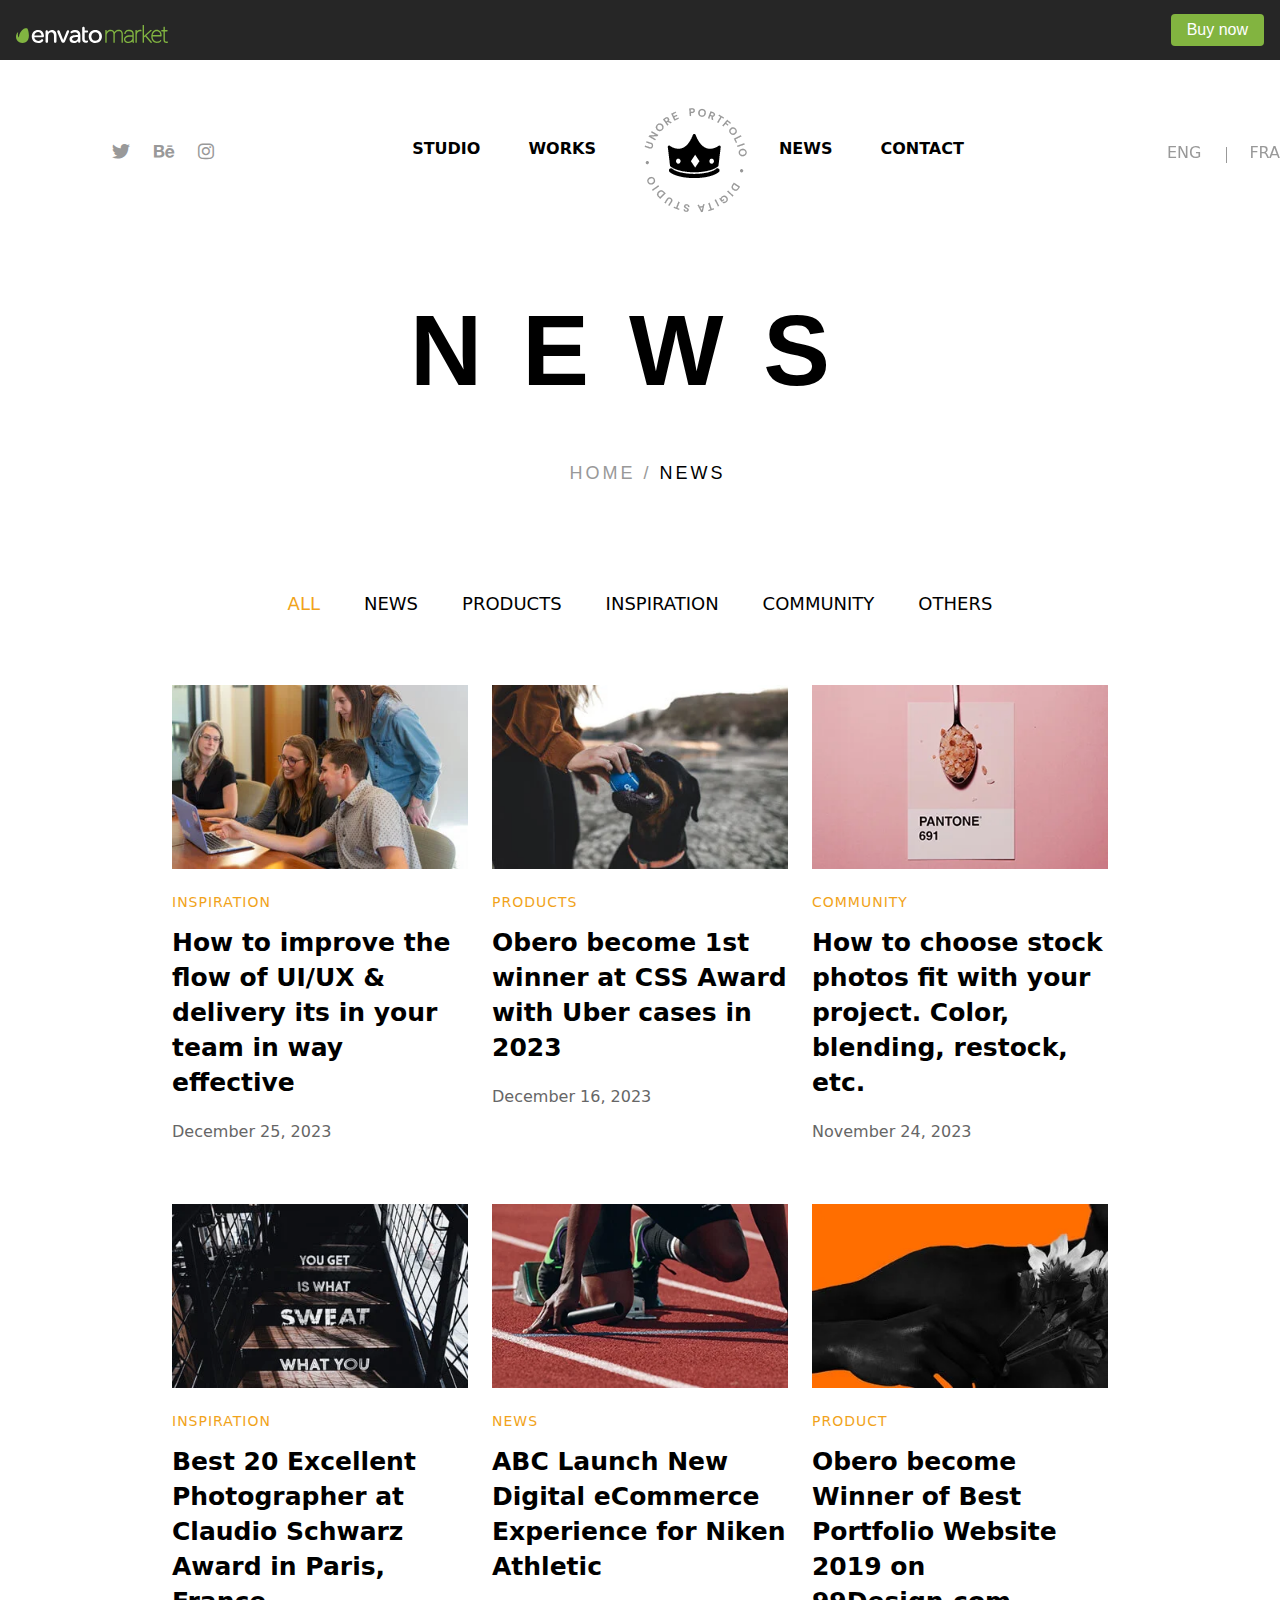
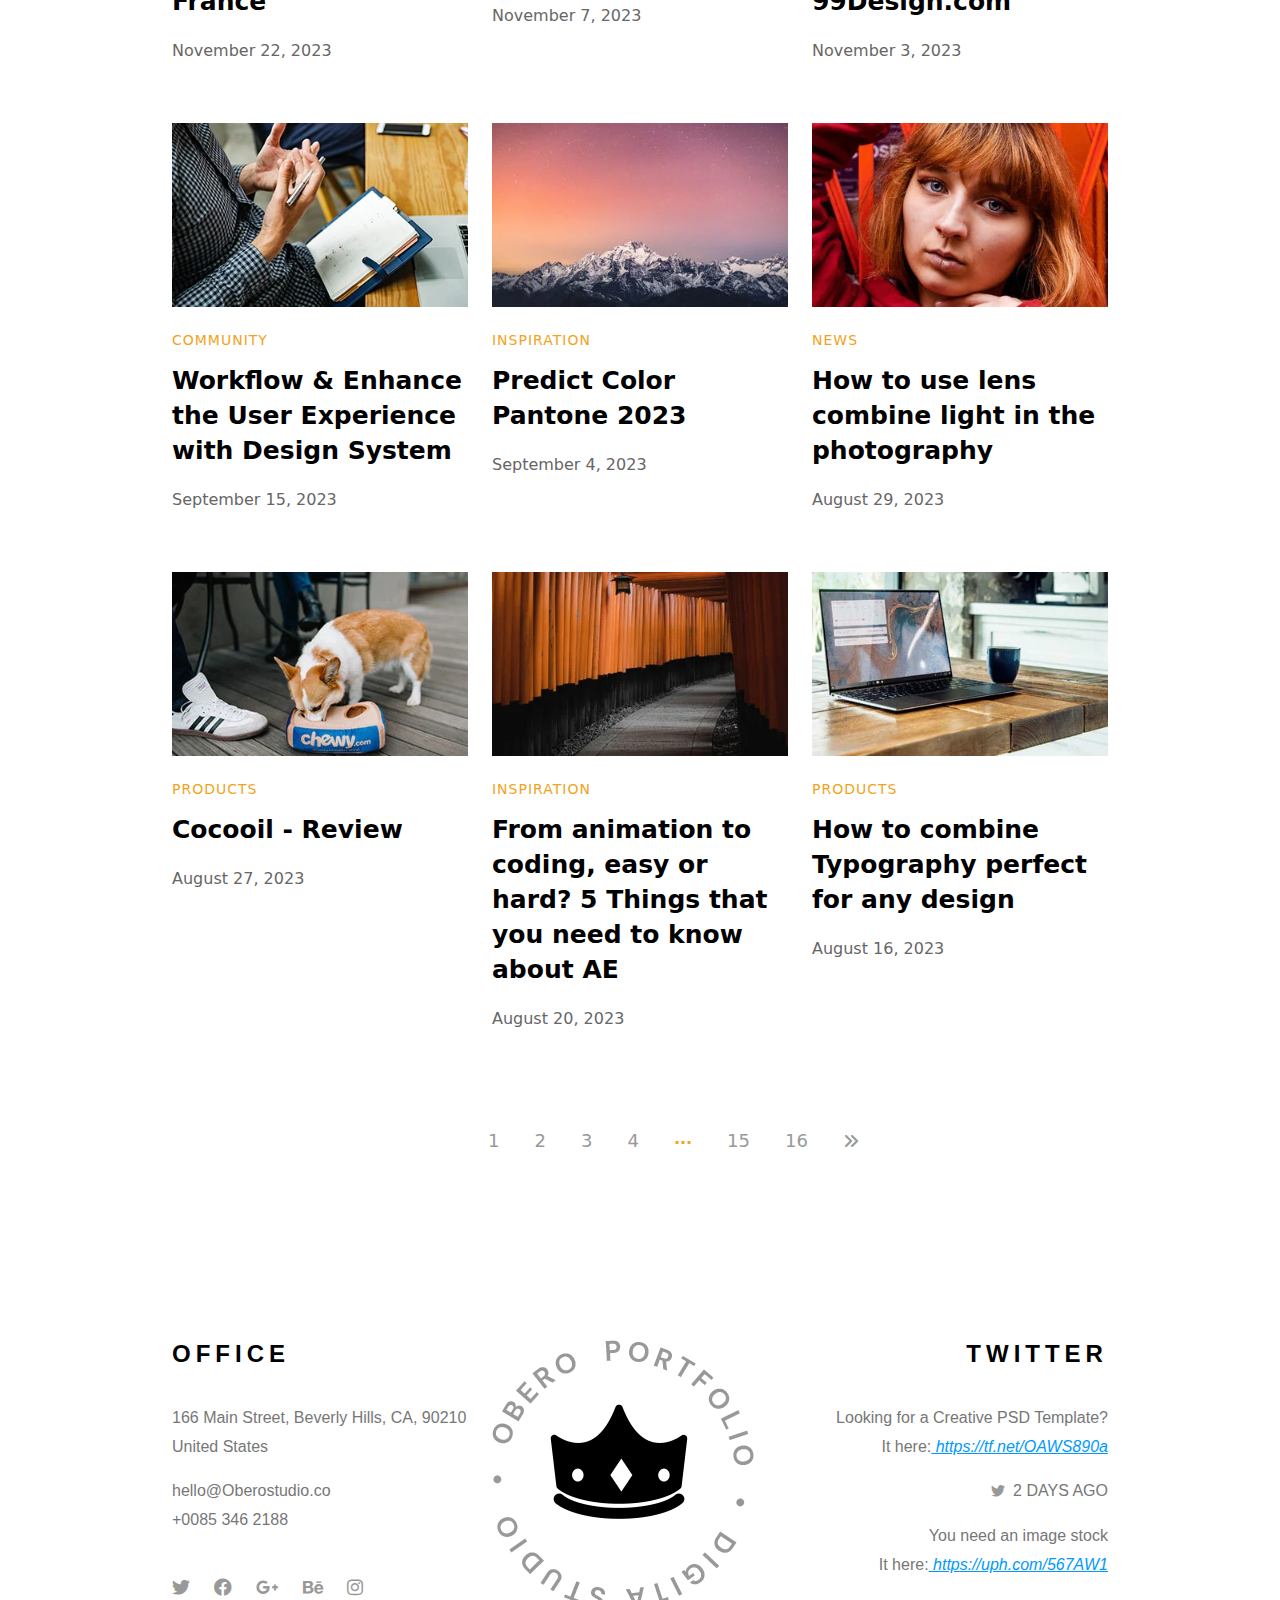
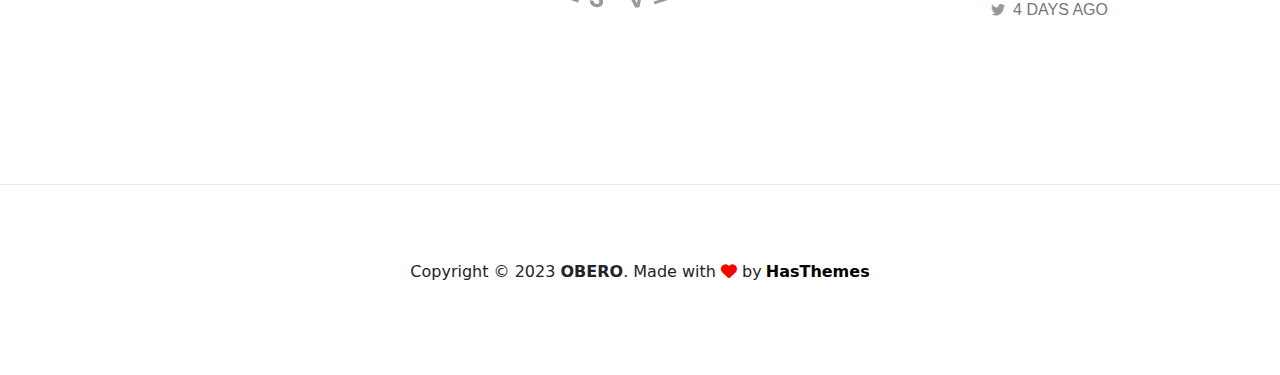
<file: Bolg-grid.html>
<!DOCTYPE html>
<html lang="en">

<head>
    <meta charset="UTF-8">
    <meta name="viewport" content="width=device-width, initial-scale=1.0">
    <title>Document</title>
    <link rel="stylesheet" href="assets/css/all.min.css">
    <link rel="stylesheet" href="assets/css/bootstrap.min.css">
    <link rel="stylesheet" href="assets/css/minify.css">
    
    <link rel="stylesheet" href="assets/css/media-minify.css">  
</head>

<body>
    <button id="scrollToTopBtn" onclick="scrollToTop()">Scroll To Top</button>

    <div class="prev-header d-flex justify-content-between align-items-center position-fixed px-3 w-100">
        <div class="envato-logo  ">
            <a>
                <img
                    src="assets/img/header-img/envato_market-dde916a48af7413e54aa058fe7ae6856752fca799da4bec355f00aea904bfa19.svg">
            </a>
        </div>
        <div class="buy-now-link rounded-1 px-3 py-1"><a class="text-white text-decoration-none" href="#">Buy now</a>
        </div>

    </div>
    <!--strt head contact-->
    <div class="contact">
        <div class="header-home p-0 ">
            <div class="container con  p-0 ">
                <div class="header-home-top ">

                    <div class="nav-home bg-white d-flex align-items-center">

                        <div class="social-box w-25">

                            <ul class=" d-flex p-0 ">
                                <a href="https://twitter.com/">
                                    <li><i class="social-icon con  fa-brands fa-twitter text-light "></i></li>
                                </a>
                                <a href="https://www.behance.net/">
                                    <li><i class="social-icon  con fa-brands fa-behance text-light "></i></li>
                                </a>
                                <a href="https://www.instagram.com/">
                                    <li><i class="social-icon  con fa-brands fa-instagram text-light "></i></li>
                                </a>
                            </ul>
                        </div>

                        <div class="nav-center d-flex align-items-center  ">
                            <ul class="d-flex">
                                <li class="list-menu-item me-5 pb-2">
                                    <a href="#" class="text-uppercase text-black ">studio</a>
                                    <ul class="ul-box rounded-3 position-absolute ">
                                        <li><a href="Home.html">profolio</a></li>
                                        <li><a href="portfoli-detail.html">profolio-detail</a></li>
                                    </ul>
    
                                </li>
                                <li class="list-menu-item work me-5 pb-2">
                                    <a href="#" class="text-uppercase text-black">works</a>
                                    <ul class="ul-box rounded-3 position-absolute ">
                                        <li><a href="about.html">about us</a></li>                                    </ul>
                                </li>
                            </ul>
                            <div class="nav-center-img">
                                <a><img src="assets/img/contact-image/logo-2.webp" alt="logo img in contact page"></a>
                            </div>
                            <ul class="d-flex">
                                <li class="list-menu-item me-5 pb-2">
                                    <a href="#" class="text-uppercase text-black">news</a>
                                    <ul class="ul-box rounded-3 position-absolute ">
                                        <li><a href="Bolg-grid.html">our blog</a></li>
                                        <li><a href="portfoli-detail.html">blog detail</a></li>
                                    </ul>
                                </li>
                                <li class="list-menu-item me-5 pb-2">
                                    <a href="contact.html" class="text-uppercase text-black">contact</a>
                                </li>
                            </ul>
                        </div>

                        <div class="nav-footer d-flex justify-content-end w-25 ">
                            <ul class="d-flex language-items">
                                <li class="list-menu-item eng-language ps-4">
                                    <a href="#" class="text-uppercase text-light">eng</a>
                                </li>
                                <li class="list-menu-item ps-5 ">
                                    <a href="#" class="text-uppercase text-light">fra</a>
                                </li>
                            </ul>
                        </div>
                    </div>

                    <div class="contact-content text-uppercase text-center ">
                        <div class="">
                            <h2 class="title-contact">news</h2>

                            <ul class="d-flex justify-content-center contact-link">
                                <li class="ms-2  "><a href="Home.html" class="text-light contact-link-home">home</a>
                                </li>
                                <span class="ms-2 text-light"> / </span>
                                <li class="ms-2"><a href="contact.html" class="text-black">news</a></li>
                            </ul>
                        </div>
                    </div>
                </div>

            </div>
        </div>
    </div>
    <!--start blog-content-->
    <div class="blog-content">
        <div class="container">
            <ul class="nav nav-tabs justify-content-center border-0" id="myTab" role="tablist">
                <li class="nav-item" role="presentation">
                    <button class="nav-link active" id="home-tab" data-bs-toggle="tab" data-bs-target="#home-tab-pane"
                        type="button" role="tab" aria-controls="home-tab-pane" aria-selected="true">all</button>
                </li>
                <li class="nav-item" role="presentation">
                    <button class="nav-link" id="profile-tab" data-bs-toggle="tab" data-bs-target="#profile-tab-pane"
                        type="button" role="tab" aria-controls="profile-tab-pane" aria-selected="false">news</button>
                </li>
                <li class="nav-item" role="presentation">
                    <button class="nav-link" id="contact-tab" data-bs-toggle="tab" data-bs-target="#contact-tab-pane"
                        type="button" role="tab" aria-controls="contact-tab-pane"
                        aria-selected="false">products</button>
                </li>
                <li class="nav-item" role="presentation">
                    <button class="nav-link" id="disabled-tab" data-bs-toggle="tab" data-bs-target="#disabled-tab-pane"
                        type="button" role="tab" aria-controls="disabled-tab-pane"
                        aria-selected="false">inspiration</button>
                </li>
                <li class="nav-item" role="presentation">
                    <button class="nav-link" id="comm-tab" data-bs-toggle="tab"
                        data-bs-target="#comm-tab-pane" type="button" role="tab" aria-controls="comm-tab-pane"
                        aria-selected="false">community</button>
                </li>
                <li class="nav-item" role="presentation">
                    <button class="nav-link" id="others-tab" data-bs-toggle="tab" data-bs-target="#others-tab-pane"
                        type="button" role="tab" aria-controls="others-tab-pane" aria-selected="false">others</button>
                </li>
            </ul>
            <div class="tab-content" id="myTabContent">
            <div class="tab-pane fade show active" id="home-tab-pane" role="tabpanel" aria-labelledby="home-tab"
                    tabindex="0">

                    <div class="row">
                        <div class="col-md-6 col-sm-12 col-lg-4 pt-5">
                            <div class="news-item ">
                                <div class="image">
                                    <a href="#">
                                        <img src="assets/img/blog-image/news-1.webp" class="w-100"
                                            alt="group of people"></a>
                                </div>

                                <div class="news-title mt-3">
                                    INSPIRATION
                                </div>

                                <a href="blog-detail.html" class="text-black">How to improve the flow of UI/UX &amp;
                                    delivery its in your team in way effective</a>
                                <div class="date">December 25, 2023</div>
                            </div>
                        </div>
                        <div class="col-md-6 col-sm-12 col-lg-4 pt-5">
                            <div class="news-item ">
                                <div class="image">
                                    <a href="#">
                                        <img src="assets/img/blog-image/news-2.webp" class="w-100"
                                            alt="group of people"></a>
                                </div>

                                <div class="news-title mt-3">
                                    PRODUCTS
                                </div>

                                <a href="blog-detail.html" class="text-black">Obero become 1st winner at CSS Award with Uber cases in 2023</a>
                                <div class="date">December 16, 2023</div>
                            </div>
                        </div>
                        <div class="col-md-6 col-sm-12 col-lg-4 pt-5">
                            <div class="news-item ">
                                <div class="image">
                                    <a href="#">
                                        <img src="assets/img/blog-image/news-3.webp" class="w-100"
                                            alt="group of people"></a>
                                </div>

                                <div class="news-title mt-3">
                                    COMMUNITY
                                </div>

                                <a href="blog-detail.html" class="text-black">How to choose stock photos fit with your project. Color, blending, restock, etc.</a>
                                <div class="date">November 24, 2023</div>
                            </div>
                        </div>
                        <div class="col-md-6 col-sm-12 col-lg-4 pt-5">
                            <div class="news-item ">
                                <div class="image">
                                    <a href="#">
                                        <img src="assets/img/blog-image/news-4.webp" class="w-100"
                                            alt="group of people"></a>
                                </div>

                                <div class="news-title mt-3">
                                    INSPIRATION
                                </div>

                                <a href="blog-detail.html" class="text-black">Best 20 Excellent Photographer at Claudio Schwarz Award in Paris, France</a>
                                <div class="date">November 22, 2023</div>
                            </div>
                        </div>
                        <div class="col-md-6 col-sm-12 col-lg-4 pt-5">
                            <div class="news-item ">
                                <div class="image">
                                    <a href="#">
                                        <img src="assets/img/blog-image/news-5.webp" class="w-100"
                                            alt="group of people"></a>
                                </div>

                                <div class="news-title mt-3">
                                    NEWS
                                </div>

                                <a href="blog-detail.html" class="text-black">ABC Launch New Digital eCommerce Experience for Niken Athletic</a>
                                <div class="date">November 7, 2023</div>
                            </div>
                        </div>
                        <div class="col-md-6 col-sm-12 col-lg-4 pt-5">
                            <div class="news-item ">
                                <div class="image">
                                    <a href="#">
                                        <img src="assets/img/blog-image/news-6.webp" class="w-100"
                                            alt="group of people"></a>
                                </div>

                                <div class="news-title mt-3">
                                    PRODUCT
                                </div>

                                <a href="blog-detail.html" class="text-black">Obero become Winner of Best Portfolio Website 2019 on 99Design.com</a>
                                <div class="date">November 3, 2023</div>
                            </div>
                        </div>
                        <div class="col-md-6 col-sm-12 col-lg-4 pt-5">
                            <div class="news-item ">
                                <div class="image">
                                    <a href="#">
                                        <img src="assets/img/blog-image/news-7.webp" class="w-100"
                                            alt="group of people"></a>
                                </div>

                                <div class="news-title mt-3">
                                    COMMUNITY
                                </div>

                                <a href="blog-detail.html" class="text-black">Workflow & Enhance the User Experience with Design System</a>
                                <div class="date">September 15, 2023</div>
                            </div>
                        </div>
                        <div class="col-md-6 col-sm-12 col-lg-4 pt-5">
                            <div class="news-item ">
                                <div class="image">
                                    <a href="#">
                                        <img src="assets/img/blog-image/news-8.webp" class="w-100"
                                            alt="group of people"></a>
                                </div>

                                <div class="news-title mt-3">
                                    INSPIRATION
                                </div>

                                <a href="blog-detail.html" class="text-black">Predict Color Pantone 2023</a>
                                <div class="date">September 4, 2023</div>
                            </div>
                        </div>
                        <div class="col-md-6 col-sm-12 col-lg-4 pt-5">
                            <div class="news-item ">
                                <div class="image">
                                    <a href="#">
                                        <img src="assets/img/blog-image/news-9.webp" class="w-100"
                                            alt="group of people"></a>
                                </div>

                                <div class="news-title mt-3">
                                    NEWS
                                </div>

                                <a href="blog-detail.html" class="text-black">How to use lens combine light in the photography</a>
                                <div class="date">August 29, 2023</div>
                            </div>
                        </div>
                        <div class="col-md-6 col-sm-12 col-lg-4 pt-5">
                            <div class="news-item ">
                                <div class="image">
                                    <a href="#">
                                        <img src="assets/img/blog-image/news-10.webp" class="w-100"
                                            alt="group of people"></a>
                                </div>

                                <div class="news-title mt-3">
                                    PRODUCTS
                                </div>

                                <a href="blog-detail.html" class="text-black">Cocooil - Review</a>
                                <div class="date">August 27, 2023</div>
                            </div>
                        </div>
                        <div class="col-md-6 col-sm-12 col-lg-4 pt-5">
                            <div class="news-item ">
                                <div class="image">
                                    <a href="#">
                                        <img src="assets/img/blog-image/news-11.webp" class="w-100"
                                            alt="group of people"></a>
                                </div>

                                <div class="news-title mt-3">
                                    INSPIRATION
                                </div>

                                <a href="blog-detail.html" class="text-black">From animation to coding, easy or hard? 5 Things that you need to know about AE</a>
                                <div class="date">August 20, 2023</div>
                            </div>
                        </div>
                        <div class="col-md-6 col-sm-12 col-lg-4 pt-5">
                            <div class="news-item ">
                                <div class="image">
                                    <a href="#">
                                        <img src="assets/img/blog-image/news-12.webp" class="w-100"
                                            alt="group of people"></a>
                                </div>

                                <div class="news-title mt-3">
                                    PRODUCTS
                                </div>

                                <a href="blog-detail.html" class="text-black">How to combine Typography perfect for any design</a>
                                <div class="date">August 16, 2023</div>
                            </div>
                        </div>
                    </div>
                    <div class=" mt-5 d-flex justify-content-center number-box">
                    <ul class="clearfix d-flex mt-5">
                        <li class="active"><a href="#">1</a></li>
                        <li><a href="#">2</a></li>
                        <li><a href="#">3</a></li>
                        <li><a href="#">4</a></li>
                        <li>...</li>
                        <li><a href="#">15</a></li>
                        <li><a href="#">16</a></li>
                        <li class="next"><a href="#"><i class="fa-solid fa-angles-right"></i></a></li>
                    </ul>
                </div>
            </div>
           
            <div class="tab-pane fade" id="profile-tab-pane" role="tabpanel" aria-labelledby="profile-tab" tabindex="0">
               <div class="row">
                <div class="col-md-6 col-sm-12 col-lg-4 pt-5">
                    <div class="news-item ">
                        <div class="image">
                            <a href="#">
                                <img src="assets/img/blog-image/news-2.webp" class="w-100"
                                    alt="group of people"></a>
                        </div>

                        <div class="news-title mt-3">
                            PRODUCTS
                        </div>

                        <a href="blog-detail.html" class="text-black">Obero become 1st winner at CSS Award with Uber cases in 2023</a>
                        <div class="date">December 16, 2023</div>
                    </div>
                </div>
                <div class="col-md-6 col-sm-12 col-lg-4 pt-5">
                    <div class="news-item ">
                        <div class="image">
                            <a href="#">
                                <img src="assets/img/blog-image/news-4.webp" class="w-100"
                                    alt="group of people"></a>
                        </div>

                        <div class="news-title mt-3">
                            INSPIRATION
                        </div>

                        <a href="blog-detail.html" class="text-black">Best 20 Excellent Photographer at Claudio Schwarz Award in Paris, France</a>
                        <div class="date">November 22, 2023</div>
                    </div>
                </div>
                <div class="col-md-6 col-sm-12 col-lg-4 pt-5">
                    <div class="news-item ">
                        <div class="image">
                            <a href="#">
                                <img src="assets/img/blog-image/news-7.webp" class="w-100"
                                    alt="group of people"></a>
                        </div>

                        <div class="news-title mt-3">
                            COMMUNITY
                        </div>

                        <a href="blog-detail.html" class="text-black">Workflow & Enhance the User Experience with Design System</a>
                        <div class="date">September 15, 2023</div>
                    </div>
                </div>
                <div class="col-md-6 col-sm-12 col-lg-4 pt-5">
                    <div class="news-item ">
                        <div class="image">
                            <a href="#">
                                <img src="assets/img/blog-image/news-10.webp" class="w-100"
                                    alt="group of people"></a>
                        </div>

                        <div class="news-title mt-3">
                            PRODUCTS
                        </div>

                        <a href="blog-detail.html" class="text-black">Cocooil - Review</a>
                        <div class="date">August 27, 2023</div>
                    </div>
                </div>
                <div class="col-md-6 col-sm-12 col-lg-4 pt-5">
                    <div class="news-item ">
                        <div class="image">
                            <a href="#">
                                <img src="assets/img/blog-image/news-12.webp" class="w-100"
                                    alt="group of people"></a>
                        </div>

                        <div class="news-title mt-3">
                            PRODUCTS
                        </div>

                        <a href="blog-detail.html" class="text-black">How to combine Typography perfect for any design</a>
                        <div class="date">August 16, 2023</div>
                    </div>
                </div>
               </div> 
               <div class=" mt-5 d-flex justify-content-center number-box">
                <ul class="clearfix d-flex mt-5">
                    <li class="active"><a href="#">1</a></li>
                    <li><a href="#">2</a></li>
                    <li><a href="#">3</a></li>
                    <li><a href="#">4</a></li>
                    <li>...</li>
                    <li><a href="#">15</a></li>
                    <li><a href="#">16</a></li>
                    <li class="next"><a href="#"><i class="fa-solid fa-angles-right"></i></a></li>
                </ul>
            </div>
            </div>

            <div class="tab-pane fade" id="contact-tab-pane" role="tabpanel" aria-labelledby="contact-tab" tabindex="0">
            <div class="row">
                <div class="col-md-6 col-sm-12 col-lg-4 pt-5">
                    <div class="news-item ">
                        <div class="image">
                            <a href="#">
                                <img src="assets/img/blog-image/news-4.webp" class="w-100"
                                    alt="group of people"></a>
                        </div>

                        <div class="news-title mt-3">
                            INSPIRATION
                        </div>

                        <a href="blog-detail.html" class="text-black">Best 20 Excellent Photographer at Claudio Schwarz Award in Paris, France</a>
                        <div class="date">November 22, 2023</div>
                    </div>
                </div>
                <div class="col-md-6 col-sm-12 col-lg-4 pt-5">
                    <div class="news-item ">
                        <div class="image">
                            <a href="#">
                                <img src="assets/img/blog-image/news-6.webp" class="w-100"
                                    alt="group of people"></a>
                        </div>

                        <div class="news-title mt-3">
                            PRODUCT
                        </div>

                        <a href="blog-detail.html" class="text-black">Obero become Winner of Best Portfolio Website 2019 on 99Design.com</a>
                        <div class="date">November 3, 2023</div>
                    </div>
                </div>
                <div class="col-md-6 col-sm-12 col-lg-4 pt-5">
                    <div class="news-item ">
                        <div class="image">
                            <a href="#">
                                <img src="assets/img/blog-image/news-8.webp" class="w-100"
                                    alt="group of people"></a>
                        </div>

                        <div class="news-title mt-3">
                            INSPIRATION
                        </div>

                        <a href="blog-detail.html" class="text-black">Predict Color Pantone 2023</a>
                        <div class="date">September 4, 2023</div>
                    </div>
                </div>
                <div class="col-md-6 col-sm-12 col-lg-4 pt-5">
                    <div class="news-item ">
                        <div class="image">
                            <a href="#">
                                <img src="assets/img/blog-image/news-10.webp" class="w-100"
                                    alt="group of people"></a>
                        </div>

                        <div class="news-title mt-3">
                            PRODUCTS
                        </div>

                        <a href="blog-detail.html" class="text-black">Cocooil - Review</a>
                        <div class="date">August 27, 2023</div>
                    </div>
                </div>
                <div class="col-md-6 col-sm-12 col-lg-4 pt-5">
                    <div class="news-item ">
                        <div class="image">
                            <a href="#">
                                <img src="assets/img/blog-image/news-12.webp" class="w-100"
                                    alt="group of people"></a>
                        </div>

                        <div class="news-title mt-3">
                            PRODUCTS
                        </div>

                        <a href="blog-detail.html" class="text-black">How to combine Typography perfect for any design</a>
                        <div class="date">August 16, 2023</div>
                    </div>
                </div>
            </div>
            <div class=" mt-5 d-flex justify-content-center number-box">
                <ul class="clearfix d-flex mt-5">
                    <li class="active"><a href="#">1</a></li>
                    <li><a href="#">2</a></li>
                    <li><a href="#">3</a></li>
                    <li><a href="#">4</a></li>
                    <li>...</li>
                    <li><a href="#">15</a></li>
                    <li><a href="#">16</a></li>
                    <li class="next"><a href="#"><i class="fa-solid fa-angles-right"></i></a></li>
                </ul>
            </div>

            </div>

            <div class="tab-pane fade" id="disabled-tab-pane" role="tabpanel" aria-labelledby="disabled-tab"
                tabindex="0">
                <div class="row">
                <div class="col-md-6 col-sm-12 col-lg-4 pt-5">
                    <div class="news-item ">
                        <div class="image">
                            <a href="#">
                                <img src="assets/img/blog-image/news-2.webp" class="w-100"
                                    alt="group of people"></a>
                        </div>

                        <div class="news-title mt-3">
                            PRODUCTS
                        </div>

                        <a href="blog-detail.html" class="text-black">Obero become 1st winner at CSS Award with Uber cases in 2023</a>
                        <div class="date">December 16, 2023</div>
                    </div>
                </div>
                <div class="col-md-6 col-sm-12 col-lg-4 pt-5">
                    <div class="news-item ">
                        <div class="image">
                            <a href="#">
                                <img src="assets/img/blog-image/news-5.webp" class="w-100"
                                    alt="group of people"></a>
                        </div>

                        <div class="news-title mt-3">
                            NEWS
                        </div>

                        <a href="blog-detail.html" class="text-black">ABC Launch New Digital eCommerce Experience for Niken Athletic</a>
                        <div class="date">November 7, 2023</div>
                    </div>
                </div>
                <div class="col-md-6 col-sm-12 col-lg-4 pt-5">
                    <div class="news-item ">
                        <div class="image">
                            <a href="#">
                                <img src="assets/img/blog-image/news-7.webp" class="w-100"
                                    alt="group of people"></a>
                        </div>

                        <div class="news-title mt-3">
                            COMMUNITY
                        </div>

                        <a href="blog-detail.html" class="text-black">Workflow & Enhance the User Experience with Design System</a>
                        <div class="date">September 15, 2023</div>
                    </div>
                </div>
                <div class="col-md-6 col-sm-12 col-lg-4 pt-5">
                    <div class="news-item ">
                        <div class="image">
                            <a href="#">
                                <img src="assets/img/blog-image/news-9.webp" class="w-100"
                                    alt="group of people"></a>
                        </div>

                        <div class="news-title mt-3">
                            NEWS
                        </div>

                        <a href="blog-detail.html" class="text-black">How to use lens combine light in the photography</a>
                        <div class="date">August 29, 2023</div>
                    </div>
                </div>
                <div class="col-md-6 col-sm-12 col-lg-4 pt-5">
                    <div class="news-item ">
                        <div class="image">
                            <a href="#">
                                <img src="assets/img/blog-image/news-11.webp" class="w-100"
                                    alt="group of people"></a>
                        </div>

                        <div class="news-title mt-3">
                            INSPIRATION
                        </div>

                        <a href="blog-detail.html" class="text-black">From animation to coding, easy or hard? 5 Things that you need to know about AE</a>
                        <div class="date">August 20, 2023</div>
                    </div>
                </div>
            </div>
            <div class=" mt-5 d-flex justify-content-center number-box">
                <ul class="clearfix d-flex mt-5">
                    <li class="active"><a href="#">1</a></li>
                    <li><a href="#">2</a></li>
                    <li><a href="#">3</a></li>
                    <li><a href="#">4</a></li>
                    <li>...</li>
                    <li><a href="#">15</a></li>
                    <li><a href="#">16</a></li>
                    <li class="next"><a href="#"><i class="fa-solid fa-angles-right"></i></a></li>
                </ul>
            </div>
            </div>

            <div class="tab-pane fade" id="comm-tab-pane" role="tabpanel" aria-labelledby="comm-tab" tabindex="0">
                
                <div class="row">
                    <div class="col-md-6 col-sm-12 col-lg-4 pt-5">
                        <div class="news-item ">
                            <div class="image">
                                <a href="#">
                                    <img src="assets/img/blog-image/news-1.webp" class="w-100"
                                        alt="group of people"></a>
                            </div>

                            <div class="news-title mt-3">
                                INSPIRATION
                            </div>

                            <a href="blog-detail.html" class="text-black">How to improve the flow of UI/UX &amp;
                                delivery its in your team in way effective</a>
                            <div class="date">December 25, 2023</div>
                        </div>
                    </div>
                    <div class="col-md-6 col-sm-12 col-lg-4 pt-5">
                        <div class="news-item ">
                            <div class="image">
                                <a href="#">
                                    <img src="assets/img/blog-image/news-3.webp" class="w-100"
                                        alt="group of people"></a>
                            </div>

                            <div class="news-title mt-3">
                                COMMUNITY
                            </div>

                            <a href="blog-detail.html" class="text-black">How to choose stock photos fit with your project. Color, blending, restock, etc.</a>
                            <div class="date">November 24, 2023</div>
                        </div>
                    </div>
                    <div class="col-md-6 col-sm-12 col-lg-4 pt-5">
                        <div class="news-item ">
                            <div class="image">
                                <a href="#">
                                    <img src="assets/img/blog-image/news-7.webp" class="w-100"
                                        alt="group of people"></a>
                            </div>

                            <div class="news-title mt-3">
                                COMMUNITY
                            </div>

                            <a href="blog-detail.html" class="text-black">Workflow & Enhance the User Experience with Design System</a>
                            <div class="date">September 15, 2023</div>
                        </div>
                    </div>
                    <div class="col-md-6 col-sm-12 col-lg-4 pt-5">
                        <div class="news-item ">
                            <div class="image">
                                <a href="#">
                                    <img src="assets/img/blog-image/news-10.webp" class="w-100"
                                        alt="group of people"></a>
                            </div>
    
                            <div class="news-title mt-3">
                                PRODUCTS
                            </div>
    
                            <a href="blog-detail.html" class="text-black">Cocooil - Review</a>
                            <div class="date">August 27, 2023</div>
                        </div>
                    </div>
                    <div class="col-md-6 col-sm-12 col-lg-4 pt-5">
                        <div class="news-item ">
                            <div class="image">
                                <a href="#">
                                    <img src="assets/img/blog-image/news-12.webp" class="w-100"
                                        alt="group of people"></a>
                            </div>
    
                            <div class="news-title mt-3">
                                PRODUCTS
                            </div>
    
                            <a href="blog-detail.html" class="text-black">How to combine Typography perfect for any design</a>
                            <div class="date">August 16, 2023</div>
                        </div>
                    </div>

                </div>
                <div class=" mt-5 d-flex justify-content-center number-box">
                    <ul class="clearfix d-flex mt-5">
                        <li class="active"><a href="#">1</a></li>
                        <li><a href="#">2</a></li>
                        <li><a href="#">3</a></li>
                        <li><a href="#">4</a></li>
                        <li>...</li>
                        <li><a href="#">15</a></li>
                        <li><a href="#">16</a></li>
                        <li class="next"><a href="#"><i class="fa-solid fa-angles-right"></i></a></li>
                    </ul>
                </div>
            </div>

            <div class="tab-pane fade" id="others-tab-pane" role="tabpanel" aria-labelledby="others-tab" tabindex="0">
            <div class="row">
                <div class="col-md-6 col-sm-12 col-lg-4 pt-5">
                    <div class="news-item ">
                        <div class="image">
                            <a href="#">
                                <img src="assets/img/blog-image/news-1.webp" class="w-100"
                                    alt="group of people"></a>
                        </div>

                        <div class="news-title mt-3">
                            INSPIRATION
                        </div>

                        <a href="blog-detail.html" class="text-black">How to improve the flow of UI/UX &amp;
                            delivery its in your team in way effective</a>
                        <div class="date">December 25, 2023</div>
                    </div>
                </div>
                <div class="col-md-6 col-sm-12 col-lg-4 pt-5">
                    <div class="news-item ">
                        <div class="image">
                            <a href="#">
                                <img src="assets/img/blog-image/news-3.webp" class="w-100"
                                    alt="group of people"></a>
                        </div>

                        <div class="news-title mt-3">
                            COMMUNITY
                        </div>

                        <a href="blog-detail.html" class="text-black">How to choose stock photos fit with your project. Color, blending, restock, etc.</a>
                        <div class="date">November 24, 2023</div>
                    </div>
                </div>
                <div class="col-md-6 col-sm-12 col-lg-4 pt-5">
                    <div class="news-item ">
                        <div class="image">
                            <a href="#">
                                <img src="assets/img/blog-image/news-5.webp" class="w-100"
                                    alt="group of people"></a>
                        </div>

                        <div class="news-title mt-3">
                            NEWS
                        </div>

                        <a href="blog-detail.html" class="text-black">ABC Launch New Digital eCommerce Experience for Niken Athletic</a>
                        <div class="date">November 7, 2023</div>
                    </div>
                </div>
                <div class="col-md-6 col-sm-12 col-lg-4 pt-5">
                    <div class="news-item ">
                        <div class="image">
                            <a href="#">
                                <img src="assets/img/blog-image/news-6.webp" class="w-100"
                                    alt="group of people"></a>
                        </div>

                        <div class="news-title mt-3">
                            PRODUCT
                        </div>

                        <a href="blog-detail.html" class="text-black">Obero become Winner of Best Portfolio Website 2019 on 99Design.com</a>
                        <div class="date">November 3, 2023</div>
                    </div>
                </div>
                <div class="col-md-6 col-sm-12 col-lg-4 pt-5">
                    <div class="news-item ">
                        <div class="image">
                            <a href="#">
                                <img src="assets/img/blog-image/news-8.webp" class="w-100"
                                    alt="group of people"></a>
                        </div>

                        <div class="news-title mt-3">
                            INSPIRATION
                        </div>

                        <a href="blog-detail.html" class="text-black">Predict Color Pantone 2023</a>
                        <div class="date">September 4, 2023</div>
                    </div>
                </div>
                <div class="col-md-6 col-sm-12 col-lg-4 pt-5">
                    <div class="news-item ">
                        <div class="image">
                            <a href="#">
                                <img src="assets/img/blog-image/news-10.webp" class="w-100"
                                    alt="group of people"></a>
                        </div>

                        <div class="news-title mt-3">
                            PRODUCTS
                        </div>

                        <a href="blog-detail.html" class="text-black">Cocooil - Review</a>
                        <div class="date">August 27, 2023</div>
                    </div>
                </div>
            </div>
            <div class=" mt-5 d-flex justify-content-center number-box">
                <ul class="clearfix d-flex mt-5">
                    <li class="active"><a href="#">1</a></li>
                    <li><a href="#">2</a></li>
                    <li><a href="#">3</a></li>
                    <li><a href="#">4</a></li>
                    <li>...</li>
                    <li><a href="#">15</a></li>
                    <li><a href="#">16</a></li>
                    <li class="next"><a href="#"><i class="fa-solid fa-angles-right"></i></a></li>
                </ul>
            </div>
            </div>

        </div>
    </div>
    </div>
    <!--start main-footer-->
    <div class="main-footer">
    <div class="container">
        <div class="row">
            <div class="col-md-4">
                <div class="footer-items">
                    <h4 class="text-uppercase">office</h4>
                    <ul class="p-0">
                        <li><p>166 Main Street, Beverly Hills, CA, 90210<br>United States</p></li>
                        <li><a href="mailto:hello@Oberostudio.co">hello@Oberostudio.co</a></li>
                        <li><a href="tel:+0085-346-2188">+0085 346 2188</a></li>
                    </ul>
                    <div class="social-box w-25 py-4">

                        <ul class=" d-flex p-0 ">
                            <a href="https://twitter.com/">
                                <li><i class="social-icon   fa-brands fa-twitter text-light "></i></li>
                            </a>
                            <a href="https://facebook.com/">
                                <li><i class=" social-icon fa-brands fa-facebook text-light"></i></li>
                            </a>
                            <a href="https://google.com/">
                                <li><i class=" social-icon fa-brands fa-google-plus-g text-light"></i></li>
                            </a>
                            <a href="https://www.behance.net/">
                                <li><i class="social-icon   fa-brands fa-behance text-light "></i></li>
                            </a>
                            <a href="https://www.instagram.com/">
                                <li><i class="social-icon   fa-brands fa-instagram text-light "></i></li>
                            </a>
                        </ul>
                    </div>
                </div>
            </div>
            <div class="col-md-4">
                <div class="footer-image">
                    <a><img src="assets/img/contact-image/footer-logo.webp" alt="footer logo image"></a>
                </div>
            </div>
            <div class="col-md-4">
                <div class="footer-end">
                    <h4 class="text-uppercase">
                        twitter
                    </h4>
                    <div class="text-twitter">
                        <p>Looking for a Creative PSD Template?<br>It here:<a href="#"> https://tf.net/OAWS890a</a></p>
                        <div class="light-day text-uppercase d-flex justify-content-end">
                            <a href="#"  class="pe-2 pt-1">
                                <i class="social-icon con fa-brands fa-twitter text-light "></i>
                            </a>
                            <p> 2 days ago</p>
                        </div>
                    </div>
                    <div class="text-twitter">
                        <p>You need an image stock<br>It here:<a href="#">  https://uph.com/567AW1</a></p>
                        <div class="light-day text-uppercase d-flex justify-content-end">
                            <a href="#"  class="pe-2 pt-1">
                                <i class="social-icon con  fa-brands fa-twitter text-light "></i>
                            </a>
                            <p> 4 days ago</p>
                        </div>
                    </div>
                    
                </div>
            </div>
        </div>
    </div>
    </div>
    <!--start footer section-->
    <footer class="d-flex justify-content-center">
        <div class="footer-content d-flex">
        <p>Copyright &copy; 2023 <span class="fw-bold text-uppercase" >obero</span>. Made with <i class="fa-solid fa-heart"></i> by </p>
        <a href="https://hasthemes.com/" target="_blank" class="ms-1"> HasThemes</a>
    </div>
    </footer>


    <script src="assets/js/bootstrap.bundle.min.js"></script>
    <script src="assets/js/jquery-3.7.1.min.js"></script>
    <script src="assets//js/main.js"></script>
</body>

</html>
</file>
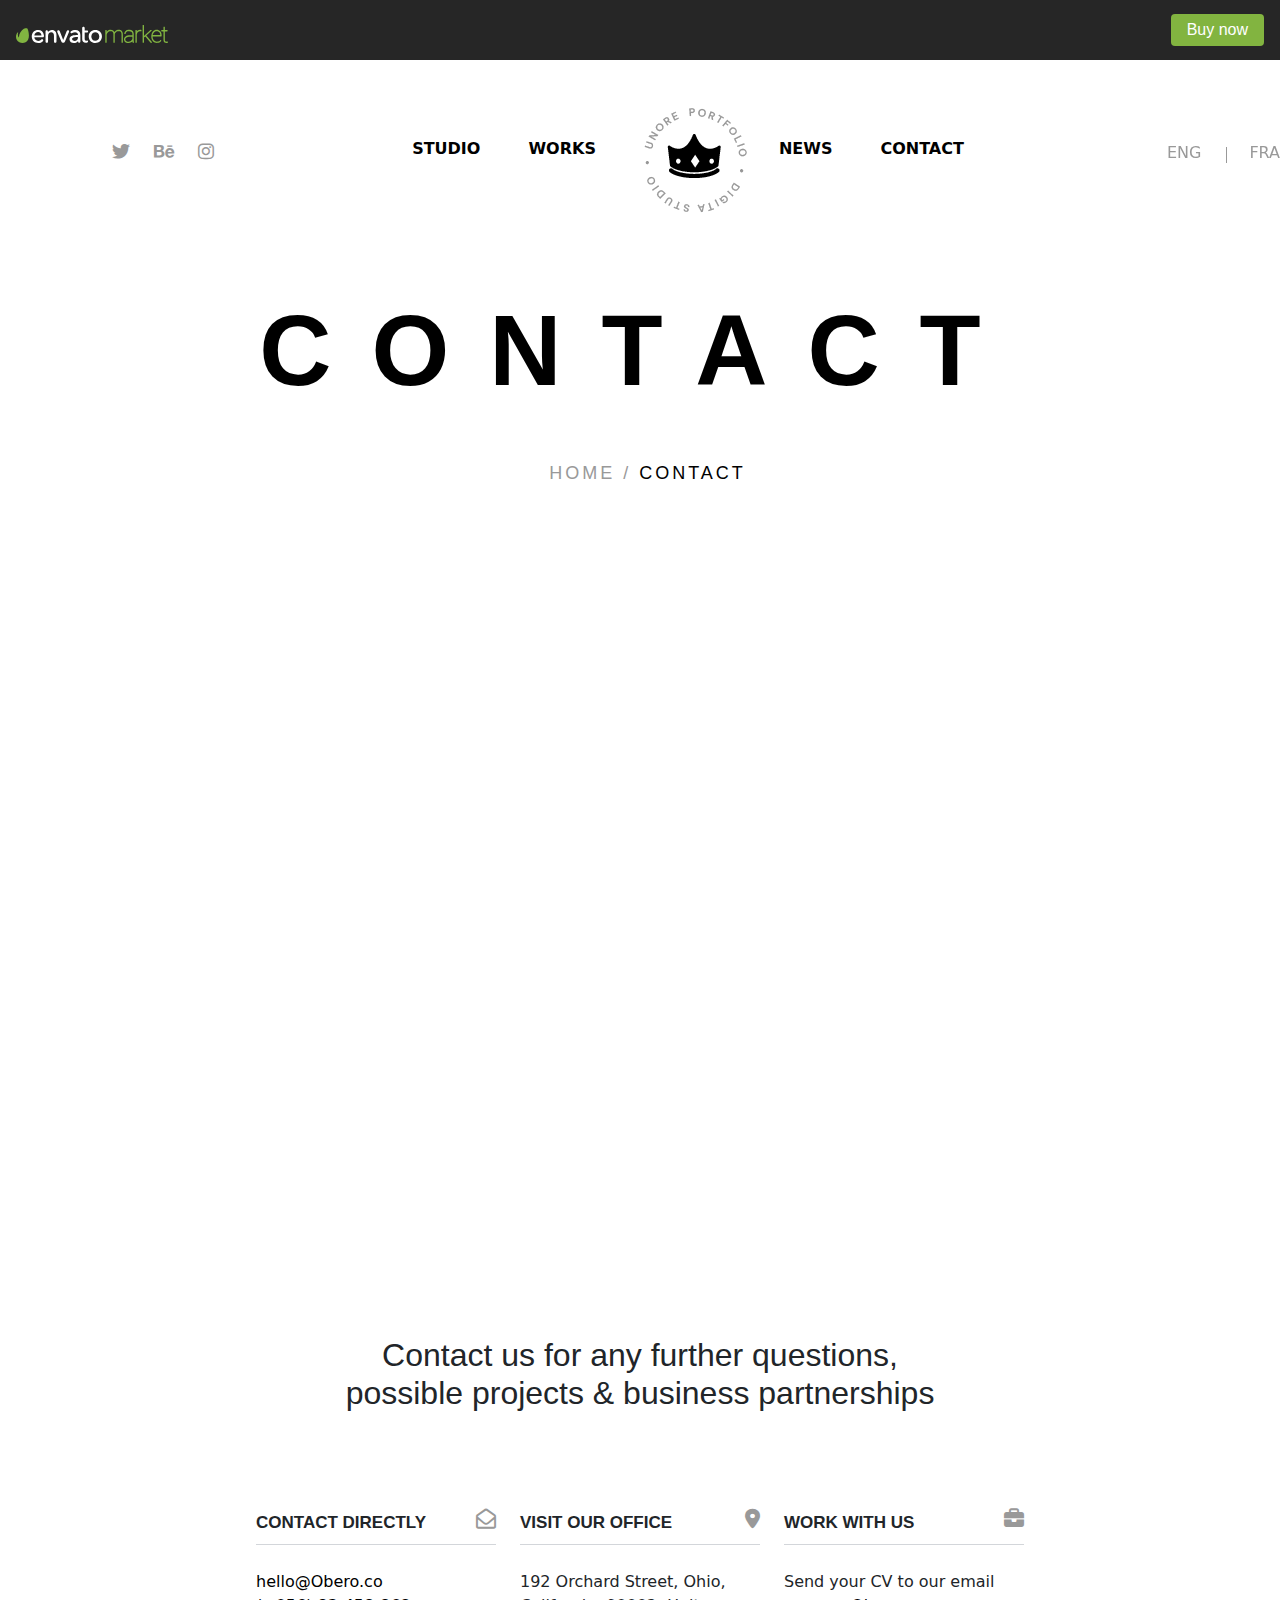
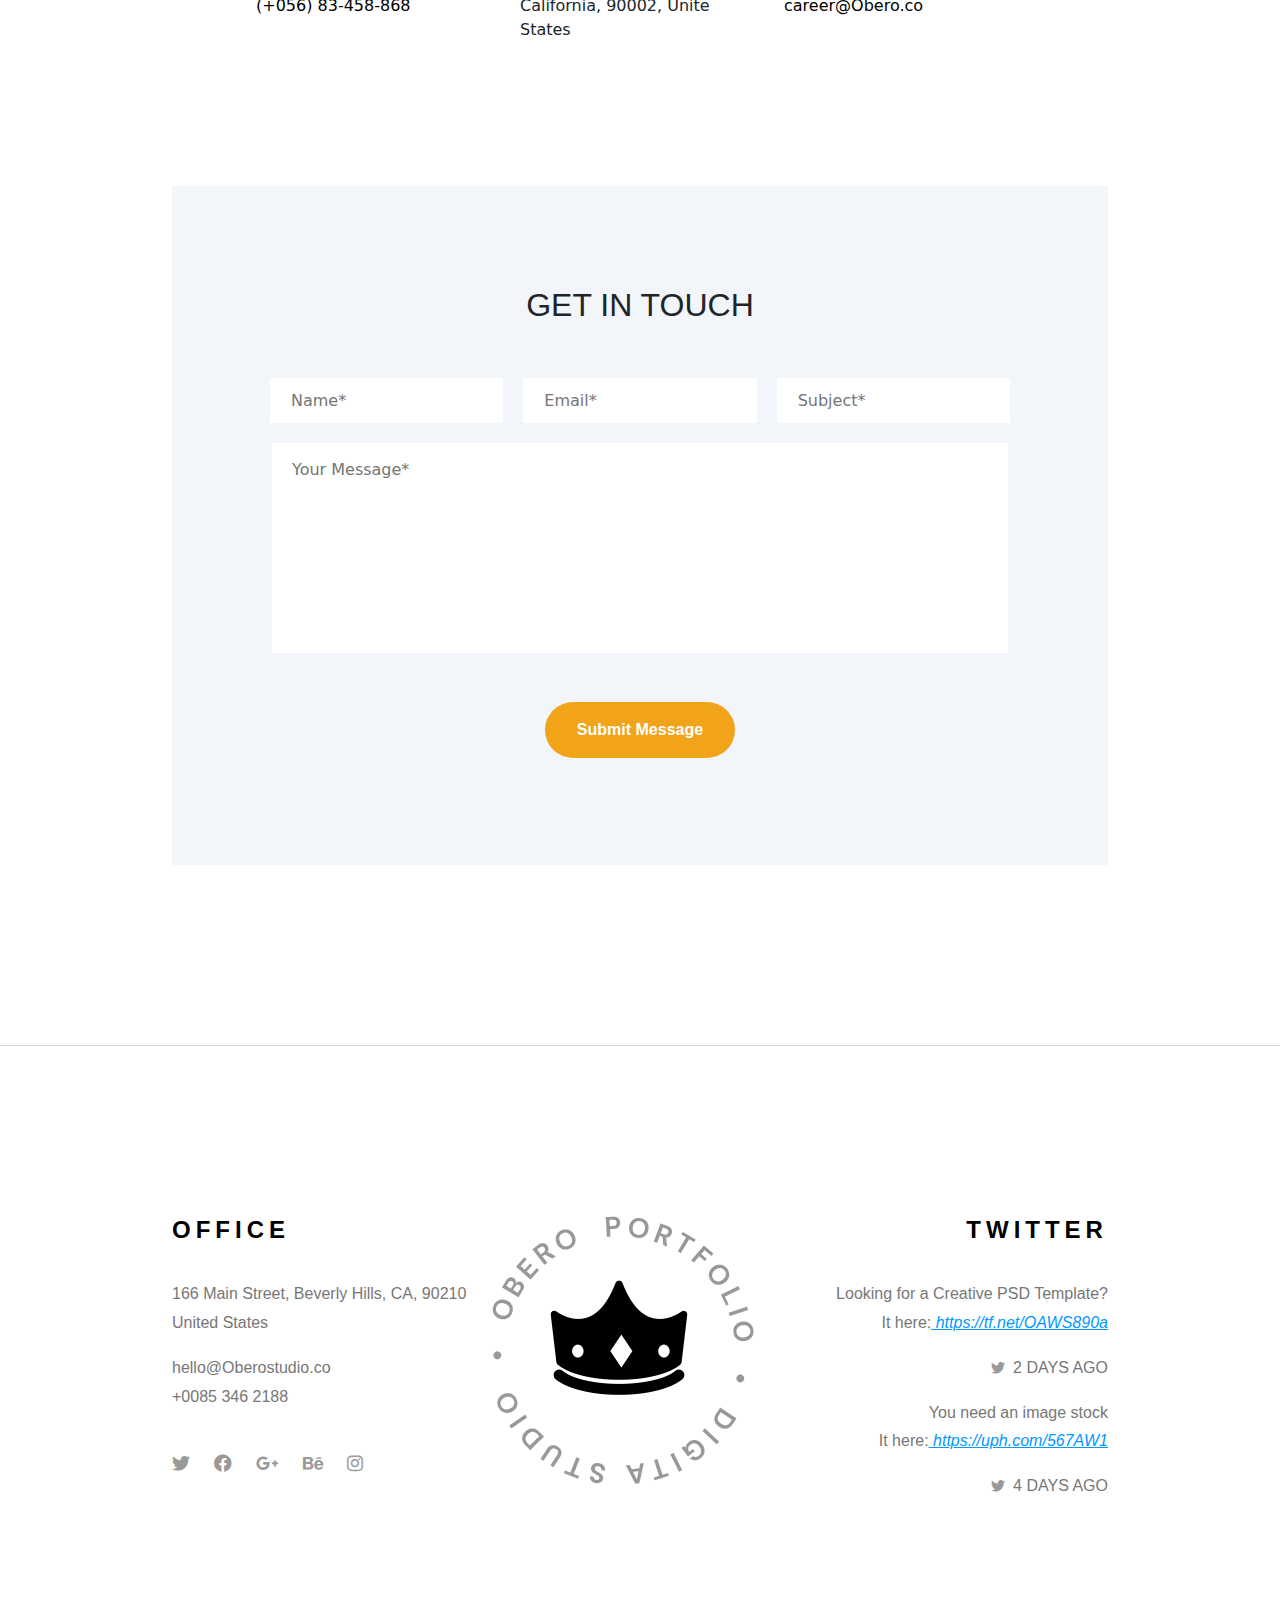
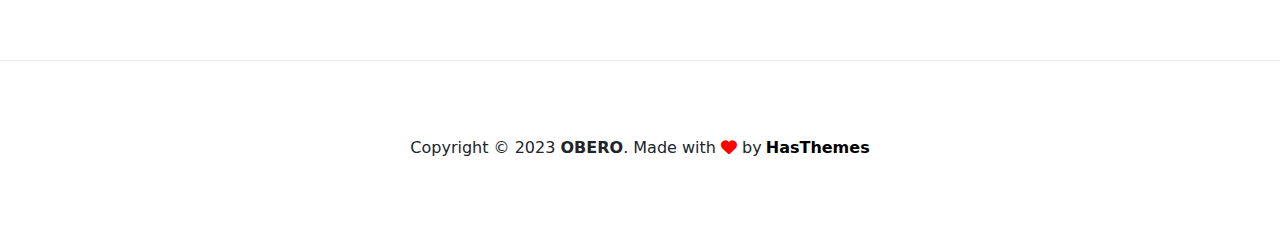
<file: contact.html>
<!DOCTYPE html>
<html lang="en">
<head>
    <meta charset="UTF-8">
    <meta name="viewport" content="width=device-width, initial-scale=1.0">
    <title>Document</title>
    <link rel="stylesheet" href="assets/css/all.min.css">
    <link rel="stylesheet" href="assets/css/bootstrap.min.css">
    
    <link rel="stylesheet" href="assets/css/minify.css">
    
    <link rel="stylesheet" href="assets/css/media-minify.css">  

</head>
<body>
    <button id="scrollToTopBtn" onclick="scrollToTop()">Scroll To Top</button>

<div class="prev-header d-flex justify-content-between align-items-center position-fixed px-3 w-100">
        <div class="envato-logo  ">
            <a>
                <img src="assets/img/header-img/envato_market-dde916a48af7413e54aa058fe7ae6856752fca799da4bec355f00aea904bfa19.svg">
            </a>
        </div>
        <div class="buy-now-link rounded-1 px-3 py-1"><a class="text-white text-decoration-none" href="#">Buy now</a></div>
    
</div>
<!--strt head contact-->
<div class="contact">
    <div class="header-home p-0 ">
        <div class="container overflow-visible con  p-0 ">
            <div class="header-home-top  ">

                <div class="nav-home bg-white d-flex align-items-center">

                    <div class="social-box w-25">

                        <ul class=" d-flex p-0 ">
                            <a href="https://twitter.com/">
                                <li><i class="social-icon con  fa-brands fa-twitter text-light "></i></li>
                            </a>
                            <a href="https://www.behance.net/">
                                <li><i class="social-icon  con fa-brands fa-behance text-light "></i></li>
                            </a>
                            <a href="https://www.instagram.com/">
                                <li><i class="social-icon  con fa-brands fa-instagram text-light "></i></li>
                            </a>
                        </ul>
                    </div>

                    <div class="nav-center d-flex align-items-center  ">
                        <ul class="d-flex">
                            <li class="list-menu-item me-5 pb-2">
                                <a href="#" class="text-uppercase text-black ">studio</a>
                                <ul class="ul-box rounded-3 position-absolute ">
                                    <li><a href="Home.html">profolio</a></li>
                                    <li><a href="portfoli-detail.html">profolio-detail</a></li>
                                </ul>

                            </li>
                            <li class="list-menu-item work me-5 pb-2">
                                <a href="#" class="text-uppercase text-black">works</a>
                                <ul class="ul-box rounded-3 position-absolute ">
                                    <li><a href="about.html">about us</a></li>
                                </ul>
                            </li>
                        </ul>
                        <div class="nav-center-img">
                            <a><img src="assets/img/contact-image/logo-2.webp" alt="logo img in contact page"></a>
                        </div>
                        <ul class="d-flex">
                            <li class="list-menu-item me-5 pb-2">
                                <a href="#" class="text-uppercase text-black">news</a>
                                <ul class="ul-box rounded-3 position-absolute ">
                                    <li><a href="Bolg-grid.html">our blog</a></li>
                                    <li><a href="portfoli-detail.html">blog detail</a></li>
                                </ul>
                            </li>
                            <li class="list-menu-item me-5 pb-2">
                                <a href="contact.html" class="text-uppercase text-black">contact</a>
                            </li>
                        </ul>
                    </div>

                    <div class="nav-footer d-flex justify-content-end w-25 ">
                        <ul class="d-flex language-items">
                            <li class="list-menu-item eng-language ps-4">
                                <a href="#" class="text-uppercase text-light">eng</a>
                            </li>
                            <li class="list-menu-item ps-5 ">
                                <a href="#" class="text-uppercase text-light">fra</a>
                            </li>
                        </ul>
                    </div>
                </div>
                
                <div class="contact-content text-uppercase text-center ">
                    <div >
                    <h2 class="title-contact">contact</h2>

                    <ul class="d-flex justify-content-center contact-link">
                        <li class="ms-2  "><a href="Home.html" class="text-light contact-link-home">home</a></li>
                        <span class="ms-2 text-light"> / </span>
                        <li class="ms-2"><a href="contact.html" class="text-black">contact</a></li>
                    </ul>
                </div>
                </div>
            </div>

        </div>
    </div>
</div>
<!--start map contact -->
<div class="map py-5">
    <div class="container  p-0">
    <div class="contact-map">
        
        <iframe src="https://www.google.com/maps/embed?pb=!1m18!1m12!1m3!1d13504.048320714644!2d34.9615292!3d32.20390515!2m3!1f0!2f0!3f0!3m2!1i1024!2i768!4f13.1!3m3!1m2!1s0x151d3beb64a5ec0f%3A0xb0c0b4972ff9945e!2z2K3Yr9mK2YLYqSDZgtmE2YLZitmE2YrYqSDZhNmE2K3ZitmI2KfZhtin2Ko!5e0!3m2!1sar!2s!4v1693891846009!5m2!1sar!2s"
         width="100%" height="530" style="border:0;" allowfullscreen="" loading="lazy" referrerpolicy="no-referrer-when-downgrade"></iframe>   
     </div>
    </div>
</div>
<!--contact form section-->
<div class="contact-info">
    
        <h2 class="text-center w-50 m-auto">Contact us for any further questions, possible projects & business partnerships</h2>
        <div class="container px-5">
        <div class="row py-5 px-5 mt-5">
            <div class="col-md-4 ">
              <div class="upper-contact-info d-flex justify-content-between">
                <h3>CONTACT DIRECTLY</h3>
                <i class="fa-regular fa-envelope-open"></i>
              </div>
              <div class="info-content mt-3">
                <a href="mailto:hello@Obero.co">hello@Obero.co</a>
                <a href="tel:+056-83-458-868">(+056) 83-458-868</a>
              </div>
            </div>
            <div class="col-md-4 ">
                <div class="upper-contact-info d-flex justify-content-between">
                  <h3>VISIT OUR OFFICE</h3>
                  <i class="fa-solid fa-location-dot"></i>
                </div>
                <div class="info-content mt-3">
                  <p>192 Orchard Street, Ohio, California,
                    90002, Unite States</p>
                </div>
              </div>
              <div class="col-md-4 ">
                <div class="upper-contact-info d-flex justify-content-between">
                  <h3>WORK WITH US</h3>
                  <i class="fa-solid fa-briefcase"></i>
                </div>
                <div class="info-content mt-3">
                  <p class="m-0">Send your CV to our email</p>
                  <a href="mailto:career@Obero.co">career@Obero.co</a>
                </div>
              </div>

        </div>
    </div>
</div>

<!--start contact form-->
<div class="contact-form">
    <div class="container">
        <div class="contact-form-content">
        <div class="contact-title text-center pb-4">
            <h2>GET IN TOUCH </h2>
        </div>
        <form>
            <div class="row">
                <div class="col-md-6 col-sm-12 col-lg-4 input-head">
                    <input type="text" placeholder="Name*" class="input-item">
                </div>
                <div class="col-md-6 col-sm-12 col-lg-4 input-head">
                    <input type="email" placeholder="Email*" class="input-item">
                </div>
                <div class="col-md-6 col-sm-12 col-lg-4  input-head">
                    <input type="text" placeholder="Subject*" class="input-item">
                </div>
            </div>
          
            <div class="col-md-12">
                <textarea placeholder="Your Message*" class="outline-none"></textarea>
            </div>
           
        </form>
        <div class="btn  d-flex  align-items-center position-relative pt-5">
            <div class=" about-us-btn m-auto ">
                <a class=" text-capitalize text-white" href="#"><span class="txt ">Submit Message</span></a>
            </div>
    
        </div>
    
    </div>
   
    </div>
</div>

<!--start main-footer-->
<div class="main-footer">
    <div class="container">
        <div class="row">
            <div class="col-lg-4 col-sm-12   col-md-4">
                <div class="footer-items">
                    <h4 class="text-uppercase">office</h4>
                    <ul class="p-0">
                        <li><p>166 Main Street, Beverly Hills, CA, 90210<br>United States</p></li>
                        <li><a href="mailto:hello@Oberostudio.co">hello@Oberostudio.co</a></li>
                        <li><a href="tel:+0085-346-2188">+0085 346 2188</a></li>
                    </ul>
                    <div class="social-box w-25 py-4">

                        <ul class=" d-flex p-0 ">
                            <a href="https://twitter.com/">
                                <li><i class="social-icon   fa-brands fa-twitter text-light "></i></li>
                            </a>
                            <a href="https://facebook.com/">
                                <li><i class=" social-icon fa-brands fa-facebook text-light"></i></li>
                            </a>
                            <a href="https://google.com/">
                                <li><i class=" social-icon fa-brands fa-google-plus-g text-light"></i></li>
                            </a>
                            <a href="https://www.behance.net/">
                                <li><i class="social-icon   fa-brands fa-behance text-light "></i></li>
                            </a>
                            <a href="https://www.instagram.com/">
                                <li><i class="social-icon   fa-brands fa-instagram text-light "></i></li>
                            </a>
                        </ul>
                    </div>
                </div>
            </div>
            <div class="col-lg-4 image-col-footer col-sm-12  col-md-4">
                <div class="footer-image">
                    <a><img src="assets/img/contact-image/footer-logo.webp" alt="footer logo image"></a>
                </div>
            </div>
            <div class="col-lg-4  col-sm-12  col-md-4">
                <div class="footer-end">
                    <h4 class="text-uppercase">
                        twitter
                    </h4>
                    <div class="text-twitter">
                        <p>Looking for a Creative PSD Template?<br>It here:<a href="#"> https://tf.net/OAWS890a</a></p>
                        <div class="light-day text-uppercase d-flex justify-content-end">
                            <a href="#"  class="pe-2 pt-1">
                                <i class="social-icon con fa-brands fa-twitter text-light "></i>
                            </a>
                            <p> 2 days ago</p>
                        </div>
                    </div>
                    <div class="text-twitter">
                        <p>You need an image stock<br>It here:<a href="#">  https://uph.com/567AW1</a></p>
                        <div class="light-day text-uppercase d-flex justify-content-end">
                            <a href="#"  class="pe-2 pt-1">
                                <i class="social-icon con  fa-brands fa-twitter text-light "></i>
                            </a>
                            <p> 4 days ago</p>
                        </div>
                    </div>
                    
                </div>
            </div>
        </div>
    </div>
</div>

<!--start footer section-->
    <footer class="d-flex justify-content-center">
        <div class="footer-content d-flex">
        <p>Copyright &copy; 2023 <span class="fw-bold text-uppercase" >obero</span>. Made with <i class="fa-solid fa-heart"></i> by </p>
        <a href="https://hasthemes.com/" target="_blank" class="ms-1"> HasThemes</a>
    </div>
    </footer>
















    <script src="assets/js/bootstrap.bundle.min.js"></script>
    <script src="assets/js/jquery-3.7.1.min.js"></script>
    <script src="assets//js/main.js"></script>

</body>
</html>
</file>
<file: assets/css/minify.css>
.buy-obero-link:hover,.overlay::after{background-color:#f1a31a}.features-content h4,.features-title h3,.footer-content h3,h1,h2{font-family:Montserrat,sans-serif}.header,.header-home{background-repeat:no-repeat}.demo-icon,.overlay-team,.ser-item img,.ul-box{visibility:hidden}.demo-icon,.icon-play,footer{text-align:center}.header-ser a,.news-item a:hover,.text-twitter a{text-decoration:underline}.demo-item:hover,.nav .nav-link{cursor:pointer}*{margin:0;padding:0}.container{width:75%}.header{background-image:linear-gradient(rgb(33,33,33,.7),rgb(33,33,33,.7)),url(../img/slide-two.webp);background-size:cover;width:100%;height:100vh}.prev-header{height:60px;background-color:#262626;z-index:1000}.envato-logo{width:152px;height:18px}.buy-now-link{background-color:#82b440;font-family:"Helvetica Neue",Helvetica,Arial,sans-serif}.buy-obero-link{border:3px solid #f1a31a;padding:8px 17px;font-size:14px;font-weight:500;transition:.5s;-webkit-transition:.5s;-moz-transition:.5s;-ms-transition:.5s;-o-transition:.5s}.loader{width:48px;height:48px;border-radius:50%;position:relative;animation:1s linear infinite rotate}.loader::after,.loader::before{content:"";box-sizing:border-box;position:absolute;inset:0px;border-radius:50%;border:5px solid #fff;animation:2s linear infinite prixClipFix}.loader::after{border-color:#ff3d00;animation:2s linear infinite prixClipFix,.5s linear infinite reverse rotate;inset:6px}@keyframes rotate{0%{transform:rotate(0)}100%{transform:rotate(360deg)}}@keyframes prixClipFix{0%{clip-path:polygon(50% 50%,0 0,0 0,0 0,0 0,0 0)}25%{clip-path:polygon(50% 50%,0 0,100% 0,100% 0,100% 0,100% 0)}50%{clip-path:polygon(50% 50%,0 0,100% 0,100% 100%,100% 100%,100% 100%)}75%{clip-path:polygon(50% 50%,0 0,100% 0,100% 100%,0 100%,0 100%)}100%{clip-path:polygon(50% 50%,0 0,100% 0,100% 100%,0 100%,0 0)}}.header-content{margin-top:10rem}.header-content h1{padding-bottom:1.8rem;font-size:50px;font-weight:700}.header-content h2{font-weight:500;font-size:2.9rem;padding-bottom:2.7rem}.demo-icon{top:50%;left:50%;font-size:17px;width:60px;height:60px;line-height:55px;border-radius:50px;margin-left:-30px;border:1px solid #fff;transition:transform .5s;z-index:3;-webkit-transition:transform .5s;-moz-transition:transform .5s;-ms-transition:transform .5s;-o-transition:transform .5s}.demo-item:hover .demo-icon{transform:translateY(-34px);-webkit-transform:translateY(-34px);-moz-transform:translateY(-34px);-ms-transform:translateY(-34px);-o-transform:translateY(-34px);visibility:visible}.demo-item:hover .overlay::after,.demo-item:hover img{box-shadow:0 5px 10px rgba(0,0,0,.15);transform:translateY(-10px)}.overlay::after{content:' ';width:100%;height:100%;top:0;left:0;opacity:0;position:absolute;transition:transform .5s;-webkit-transition:transform .5s;-moz-transition:transform .5s;-ms-transition:transform .5s;-o-transition:transform .5s}.demo-item:hover .overlay::after{opacity:.7}.demo-icon:hover{background-color:#fff;color:#f1a31a!important}.demo-title h4:hover,.demo-title:hover,.press h4:hover a{color:#f1a31a}.demo-item{box-shadow:0 5px 10px rgba(0,0,0,.15)}.demo-item img{width:100%;transition:transform .5s;-webkit-transition:transform .5s;-moz-transition:transform .5s;-ms-transition:transform .5s;-o-transition:transform .5s}.demo{background-color:#f6f6f6}.demo-title h4{font-size:16px;font-weight:600;padding-block:22px;padding-top:1.3rem;color:#212121}.features-title h3{font-size:2.5rem;font-weight:500;color:#3f3f3f}.features-item i{font-size:40px;color:#eda62a}.features-content p{color:#666;font-size:16px;font-weight:400;line-height:26px}.features-content h4{font-size:18px;color:#666}.footer{background-color:#1b1b1c;padding-bottom:50px;padding-top:65px}.footer-content h3{font-size:30px;margin-bottom:20px;font-weight:400;line-height:1.2;letter-spacing:1px}.about-us-btn,.btn-contact,.contact-link,.font-family1,.title-contact,.upper-contact-info h3{font-family:'DM Sans',sans-serif}.carousel-indicators{position:absolute;right:0;bottom:0;left:0;top:50px;z-index:2;display:flex;justify-content:center;padding:0;margin-right:15%;margin-left:15%;margin-bottom:-15px}.about-us-btn,.animation,.btn-box,.btn-contact,.btn-right,.language-items,.nav-center ul,.shape-img,.ul-box li a{position:relative}.carousel-indicators .active{background-color:#ff724c}.carousel-indicators [data-bs-target]{width:10px;height:10px;border-radius:50%;border:1px solid #ff724c}.about .container,.header-home .container{width:78%}a{text-decoration:none}ul li{list-style:none;font-size:16px;font-weight:700}.social-box ul li i{font-size:18px;padding-right:1.5rem}.ul-box{left:-30px;top:100%;width:230px;transition:.9s!important;-webkit-transition:.9s!important;-moz-transition:.9s!important;-ms-transition:.9s!important;-o-transition:.9s!important;padding:20px 15px;border-radius:10px;background-color:#fff;box-shadow:0 0 10px rgba(0,0,0,.1);opacity:0;margin-top:20px}.work.list-menu-item .ul-box{margin-left:110px}.ul-box a{padding:6px 18px 6px 10px;line-height:24px;font-weight:500;font-size:15px;text-transform:capitalize;color:#222}.head-inner h3,.name-job h6,.nav .nav-link,.news-title,.upper-contact-info h3{text-transform:uppercase}.list-menu-item:hover .ul-box{visibility:visible;opacity:1;top:100%;left:25px}.nav-home{padding-top:3rem}.ul-box li a{transition:.5s;-webkit-transition:.5s;-moz-transition:.5s;-ms-transition:.5s;-o-transition:.5s}.ul-box li a::before{position:absolute;top:-6px;left:8px;color:#000;content:'.';font-size:2em;line-height:1em;opacity:0;-webkit-transition:text-shadow .5s,color .5s;-moz-transition:text-shadow .5s,color .5s;transition:text-shadow .5s,color .5s}.ul-box li a:hover::before{opacity:1;color:#000;text-shadow:8px 0 #f1a31a,-8px 0 #f1a31a}.ul-box li a:hover{padding-left:30px}.active,.list-menu-item a:hover,.shape-icon i:hover,.social-icon:hover{color:#f1a31a!important}.language-items .eng-language::after{content:' ';top:.4rem;left:7.2rem;position:absolute;width:1px;height:1rem;background-color:#fff}.language-items li{font-weight:400}.center-header-home h2{font-size:22px;text-align:center;font-weight:700}.center-header-home{padding-top:20rem;padding-bottom:4rem}.text{padding-block:50px;padding-inline:60px}.header-home-top .text-p{font-size:20px;font-weight:400;width:40%}.header-home{background-image:url('../img/Home-page-image/1.webp');background-position-x:center;padding-bottom:22rem}.shape-img img{position:absolute;margin:auto;top:16rem;left:0;right:0;display:inline-block;bottom:0}.shape-icon i{font-size:30px;color:#000;margin-top:11rem!important;z-index:100;animation:8s infinite heart;-webkit-animation:8s infinite heart}.about h2,.latest-work .header-ser h2,.team-title h2{font-size:42px}@keyframes heart{0%,100%{top:45px}50%{top:0}}.latest{width:33%}.animation,.icon-play{width:56px;height:56px}.latest-work{padding-top:170px!important;background-color:#eff0f4;padding-bottom:150px}.latest-work .nav-item .nav-link{margin:0 2px 10px;font-size:14px;line-height:22px;font-weight:700;padding:0 20px;background-color:#eff0f4}.about{padding:180px 0 254px}.image-left img{margin-left:100px;border-radius:30px;box-shadow:-100px 75px 0 0 #f9f3e7}.image-p-right{padding-inline:20px}.about h2{font-weight:700}.about p{color:#666;font-size:18px;font-weight:400;line-height:1.8em;margin-top:38px;margin-bottom:50px}.about-us-btn,.btn-contact{color:#fff;background-color:#f1a31a;padding-inline:2rem;padding-block:1rem;border-radius:50px!important;font-size:16px;font-weight:700;transition:.5s;-webkit-transition:.5s;-moz-transition:.5s;-ms-transition:.5s;-o-transition:.5s;overflow:hidden!important}.about-us-btn .txt,.btn-contact .txt{position:relative;z-index:1}.about-us-btn::before,.btn-contact::before{content:' ';width:100%;height:100%;position:absolute;top:0;left:0;opacity:0;background-color:#262626!important;z-index:1;color:#fff;transition:.5s;transform:scale(.2,1);-webkit-transition:.5s;-moz-transition:.5s;-ms-transition:.5s;-o-transition:.5s}.about-us-btn:hover::before,.btn-contact:hover::before{opacity:1;transform:scale(1,1);color:#fff;-webkit-transform:scale(1,1);-moz-transform:scale(1,1);-ms-transform:scale(1,1);-o-transform:scale(1,1)}.btn-contact .txt,.ser-item:hover h4 a,.ser-item:hover i,.ser-item:hover p,.team-section .about-us-btn:hover span{color:#fff!important}.icon-play{color:#eda62a;border-radius:50%;border:1px solid #eda62a;line-height:54px;z-index:10000}.text-btn-box{font-size:13px;font-weight:700}.btn-box{margin-bottom:8px}.animation{border-radius:50%;z-index:-1000;display:flex;justify-content:center;align-items:center;margin-left:158px;margin-top:-7px}.circle{position:absolute;border-radius:50%;background-color:rgba(241,163,26,.6)}.latest-work .news-item-home .image a::after,.overlay-team,.team-section .about-us-btn{background-color:#fff}.first{width:120px;height:120px;animation:3.5s infinite scalein;-webkit-animation:3.5s infinite scalein}.secend{width:150px;height:150px;animation:3s infinite scalein1;-webkit-animation:3s infinite scalein1}.third{width:170px;height:170px;animation:2.5s infinite scalein2;-webkit-animation:2.5s infinite scalein2}@keyframes scalein{from{transform:scale(.2,.2);opacity:.9}to{transform:scale(2,2);opacity:0;-webkit-transform:scale(2,2);-moz-transform:scale(2,2);-ms-transform:scale(2,2);-o-transform:scale(2,2)}}@keyframes scalein1{from{transform:scale(.2,.2);opacity:.9}to{transform:scale(1.5,1.5);opacity:0;-webkit-transform:scale(1.5,1.5);-moz-transform:scale(1.5,1.5);-ms-transform:scale(1.5,1.5);-o-transform:scale(1.5,1.5)}}@keyframes scalein2{from{transform:scale(.2,.2);opacity:.9}to{transform:scale(1.2,1.2);opacity:0;-webkit-transform:scale(1.2,1.2);-moz-transform:scale(1.2,1.2);-ms-transform:scale(1.2,1.2);-o-transform:scale(1.2,1.2)}}.about .btn .btn-box .icon-play::after{content:' ';width:55px;height:55px;position:absolute;left:58%;top:50%;animation-delay:.6s;z-index:-1;background-color:#fff;border-radius:50%;-webkit-border-radius:50%;box-shadow:0 0 0 0 rgba(241,163,26,.6);transform:translate(-50%,-50%);-webkit-transform:translate(-50%,-50%);-moz-transform:translate(-50%,-50%);-ms-transform:translate(-50%,-50%);-o-transform:translate(-50%,-50%)}.ser-item .inner-box{padding:50px 56px 45px;border:1px solid #d3d3d3;overflow:visible}.head-inner h3{position:absolute;color:#ccc;font-size:16px;letter-spacing:6px;right:0;top:-5px}.icon-ser{font-size:80px;color:#f1a31a}.inner-box p,.team-text{font-size:18px;color:#666}.services-section .inner-box:hover{border-color:transparent}.head-inner{padding-bottom:8rem;position:relative}.inner-box p{line-height:1.7em;margin-bottom:0;transition:color .5s;-webkit-transition:color .3s;-moz-transition:color .3s;-ms-transition:color .3s;-o-transition:color .3s}.header-ser a{margin-top:auto;font-size:14px;color:#181b31;transition:.3s;font-weight:700}.header-ser h2,.team-title h2{position:relative;color:#000;font-weight:700;line-height:32px;font-size:42px;text-transform:uppercase}.header-ser a:hover{color:#eda62a!important}.inner-box h4 a{color:#000;border-bottom:1px solid #fff;transition:color .5s;-webkit-transition:color .5s;-moz-transition:color .5s;-ms-transition:color .5s;-o-transition:color .5s}.ser-item img{z-index:-1;top:0;left:0;opacity:0;width:100%;height:100%;transition:visibility .5s,opacity .5s;-webkit-transition:visibility .5s,opacity .5s;-moz-transition:visibility .5s,opacity .5s;-ms-transition:visibility .5s,opacity .5s;-o-transition:visibility .5s,opacity .5s}.ser-item:hover img{visibility:visible;opacity:1}.ser-item i{transition:color .5s;-webkit-transition:color .5s;-moz-transition:color .5s;-ms-transition:color .5s;-o-transition:color .5s}.news-item-home .news-title{padding:30px 35px;border:1px solid #dbdbdc;border-top:none}.news-item-home .date{color:#666;font-size:16px}.image a,.latest-work .image a{position:relative;overflow:hidden}.image a::after,.latest-work .image a::after{content:' ';width:100%;height:100%;top:0;left:0;position:absolute;background-color:#f1a31a;opacity:0}.latest-work .carousel-indicators .active{background-color:orange}.news-item-home:hover .news-title a{color:orange!important}.latest-work .news-item-home:hover .image a img{rotate:2deg}.team-section{padding:120px 0!important}.team-text{line-height:1.8em;margin-top:20px}.image-col img,.img,.testimonial img{width:100%}.inner-box .image{width:130px;height:130px;overflow:hidden;border-radius:50%;position:relative;margin:auto}.team-block{width:20%;padding-bottom:5rem}.team-content{display:flex;flex-wrap:wrap;justify-content:center}.name-job h6{font-size:16px;font-weight:700;color:#000;letter-spacing:2px}.job{color:#999;font-size:13px;margin-top:4px}.overlay-team{width:470px;height:300px;position:absolute;padding:45px;z-index:5;border-radius:15px;top:57px;left:67px;border:1px solid #d9d9d9}.team-block:nth-child(5) .overlay-team,.team-block:nth-child(8) .overlay-team{left:auto;right:50%}.team-block:hover .overlay-team{opacity:1;visibility:visible}.inner-box .image::after{content:" ";position:absolute;width:130px;height:130px;border-radius:50%;top:0;left:0;visibility:hidden;background-color:rgb(255,255,255,.5);z-index:10}.team-block:hover .inner-box .image::after{visibility:visible}.share{color:#000;font-size:14px;font-weight:700}.swiper-horizontal>.swiper-pagination-bullets,.swiper-pagination-bullets.swiper-pagination-horizontal,.swiper-pagination-custom,.swiper-pagination-fraction{visibility:hidden}.overlay-text{color:#000;font-size:16px;line-height:1.8em;margin-bottom:35px}.team-section .about-us-btn{color:#f1a31a;border:1px solid #f1a31a}.poll,.round{border-radius:50px}.pricing .about-us-btn:hover::before,.team-section .about-us-btn:hover::before{background-color:#f1a31a!important}.pricing .nav .nav-link{color:#999!important;font-size:14px!important;font-weight:400!important;text-transform:capitalize}.client,.pricing,.pricing .nav .nav-link{background-color:#f2f5fa}.pricing{padding-top:180px;padding-bottom:180px}.price-item-box{background-color:#fff;border-right:1px solid #ccc;padding:35px 30px}#scrollToTopBtn,.poll{background-color:#f1a31a}.contact-link-home:hover,.pricing .nav .nav-link.active{color:#000!important}.poll{position:relative;width:46px;height:24px;padding:4px 3px 2px;box-shadow:0 10px 15px rgba(0,0,0,.15);z-index:2}.round{position:absolute;width:16px;height:16px;top:4px;left:3px;z-index:3;background-color:#f6f8f4}.basic-title{color:#999;font-size:14px;letter-spacing:1px}.price{color:#690;font-size:36px;font-weight:700;line-height:1.3em;margin-top:20px;margin-bottom:20px}.fa-circle-check{color:#690!important}.text-price{color:#666;font-size:16px;padding-bottom:25px;margin-bottom:28px;border-bottom:1px dashed #ccc}.pricing .about-us-btn{color:#f1a31a;background-color:#fff;border:1px solid #f1a31a;padding:13px 25px}.author-name .span1,.owl-next i,.owl-prev i,input{color:#999}.pricing .about-us-btn:hover .txt,.testimonial-about .owl-next:hover i,.testimonial-about .owl-prev:hover i{color:#fff}.get-started-btn{margin-top:3.5rem}.list1{padding-bottom:3rem!important}.price-contact{color:#666;font-size:18px;font-weight:400;margin-top:62px;padding-bottom:7rem;border-bottom:1px solid #ccc}.press{background-color:#f2f5fa;padding-top:7rem;padding-bottom:7rem}.press-col{padding:5px;background-color:#fff}.owl-next,.owl-prev,.testimonial-about .author-content::before{background-color:#fff!important}.press-content .press-col{padding-inline:30px}.press-product{color:#ccc;font-size:72px;font-weight:400;line-height:70px;position:relative;padding-bottom:7rem}.image-press img{width:100%;height:100%}.press-span{color:#ccc;font-weight:700;font-size:12px;position:absolute;top:50px;left:11px}.author-name .span1,.author-name .span2,.title{font-size:14px;font-weight:400}.press-content-lower{margin-top:2.5rem}.title{color:#f1a31a}.press h4 a{color:#000;transition:.5s;-webkit-transition:.5s;-moz-transition:.5s;-ms-transition:.5s;-o-transition:.5s}.testimonial{padding-top:7rem;padding-bottom:7rem}.image-author{width:90px;height:90px;overflow:hidden;border-radius:50px}.author-content{width:90%;position:relative;z-index:2;padding-left:71px}input:focus{border:1px solid #999}input:focus-visible{outline:#f2f5fa solid 1px}textarea:focus{outline:#999999 solid 1px}.author-content::before{content:' ';position:absolute;width:107%;height:85%;top:60px;left:20px;margin-left:10px;background-color:#f2f5fa;z-index:-1;border-radius:15px}.author-name .span2{color:#1161d6}.para-author{color:#666;font-size:16px;line-height:1.8em;margin-top:30px}.quote{padding-bottom:1rem}.fa-quote-right{color:orange}.owl-next,.owl-prev{border:1px solid #d6d6d6;border-radius:20%}.image-box a img{opacity:.5;width:auto}.image-box{width:209.4px}.client{padding:99px 0 97px;border-bottom:1px solid #ebebeb}.contact .header-home{background-image:none}.social-icon.con:hover,.text-light{color:#999!important}.contact .language-items .eng-language::after{background-color:#999}.title-contact{font-weight:700;font-size:100px;line-height:1em;color:#000;letter-spacing:40px}.contact-content{padding:300px 0 90px}.contact-link{color:#000;padding-right:15px;margin-right:10px;letter-spacing:3px;margin-top:60px}.contact-content span,.contact-content ul li{font-size:18px;font-weight:500}.info-content a,input,textarea{display:block;font-size:16px}.info-content a{color:#000}.input-head{padding:0 10px}input{width:100%;line-height:28px;padding:10px 20px;height:45px;border-radius:0;margin-top:22px;background-color:#fff;border:1px solid transparent;-webkit-transition:.3s;-ms-transition:.3s;-o-transition:.3s;-moz-transition:.3s;transition:.3s}.contact-form-content textarea,textarea{padding:15px 20px;background-color:#fff;height:210px;border:1px solid transparent;color:#999;width:100%}textarea{resize:none}.footer-about,footer{border-top:1px solid #ebebeb}.upper-contact-info i{color:#999;font-size:20px;line-height:1em}.upper-contact-info h3{font-size:17px;font-weight:700;line-height:1.6em}.contact-info{padding:110px 0 80px}.upper-contact-info{margin-bottom:25px;border-bottom:1px solid #d3d6da}.contact-form-content{padding:100px;background-color:#f2f5fa}.contact-form-content textarea{line-height:24px;margin-top:20px;font-size:16px;border:none}.contact-form{padding-bottom:180px;border-bottom:1px solid #d5d5d5}.main-footer{padding:170px 0 140px}.footer-items a,.footer-items p,.text-twitter p{color:#777;font-weight:400;font-size:16px;line-height:1.8rem;font-family:'DM Sans',sans-serif}.footer-end h4,.footer-items h4{color:#000;font-weight:700;line-height:1.2em;margin-bottom:35px;letter-spacing:5px;font-size:24px;font-family:Karla,sans-serif}.footer-end{text-align:right}.light-day{color:#999;font-size:14px}.text-twitter a{color:#09f;font-style:italic}.footer-content a{color:#000;font-weight:700}.footer-content a:hover{color:#eda62a}footer{padding:75px 15px}.fa-heart{color:red}.nav .nav-link{margin:0 2px 10px;font-size:18px;line-height:22px;font-weight:400;color:#000;z-index:1;padding:0 20px;border:0}.news-title{color:#f1a31a;font-size:14px;letter-spacing:1px}.news-item a{font-size:25px;line-height:1.4em;font-weight:700;margin-top:12px;display:inline-block;width:100%}.news-item a:hover{color:#f1a31a!important}.news-item .date{color:#666;font-size:16px;margin-top:20px}.image img{transition:.5s;-webkit-transition:.5s;-moz-transition:.5s;-ms-transition:.5s;-o-transition:.5s}.news-item:hover .image a::after{opacity:.22}.news-item:hover img{transform:scale(1.05);-webkit-transform:scale(1.05);-moz-transform:scale(1.05);-ms-transform:scale(1.05);-o-transform:scale(1.05)}.number-box a{color:#999;font-size:18px;font-weight:400}.number-box ul li{margin-left:35px}.number-box ul li i{color:#999;font-size:16px}.about-page-header.header{background-image:url(../img/about/1\ \(1\).webp)}.header-content-about-page h1{color:#fff!important;font-size:72px!important;font-weight:700!important;line-height:1.6em!important;letter-spacing:36px!important;text-transform:uppercase!important;padding:300px 0}.gallery-section .image-column{padding:0 5px;margin-bottom:10px}.testimonial-about{background-color:#f2f5fa!important}.testimonial-about .owl-next,.testimonial-about .owl-prev{border:1px solid #d6d6d6;border-radius:20%;background-color:#f2f5fa!important}.testimonial-about .owl-next:hover,.testimonial-about .owl-prev:hover{background-color:#eda62a!important}#scrollToTopBtn{display:none;position:fixed;bottom:20px;right:20px;color:#fff;border:none;border-radius:5px;padding:10px 15px;cursor:pointer}.nav-home{padding-left:7rem;position:fixed;overflow:visible;top:60px;left:0;width:100%;color:#000;z-index:1000;transition:background-color .3s,color .3s}.nav-home.scrolled{background-color:#2e2d2d!important;color:#fff}
</file>
<file: assets/css/media-minify.css>
@media screen and (max-width:567px){.footer-end,.main-footer{text-align:center}.nav-home,.ul-header{display:block!important}.container{width:100%!important}.nav-home{padding-left:1rem;position:fixed;overflow:visible;top:60px;left:0;width:100%;color:#000;z-index:1000;transition:background-color .3s,color .3s}.about-page-header .header-top .nav-center-img{visibility:hidden;top:115px;left:-50px}.nav-home.scrolled{background-color:#2e2d2d!important;color:#fff}.nav-footer{position:absolute;top:62px;right:0}.header-home-top{position:relative;padding-top:59px}ul li a{font-size:15px}.nav-center-img{position:absolute;top:166px;left:35%;z-index:-2}.homee-page-log img,.nav-center-img a{width:20%}.title-contact{font-size:40px}.contact-info .col-md-4{margin-top:10px}.contact-info h2{font-size:17px;width:100%}.footer-image{width:20%;margin:auto}.footer-image img,.team-block{width:100%}.footer-end{margin:auto}.footer-end h4{padding-top:25px}.footer-items .social-box{margin:auto;width:65%!important}.ul-box{width:180px}.footer-items .social-box ul li i{padding-right:0;padding-left:25px}.light-day{justify-content:center!important}.news-item{margin:auto}.news-item a{font-size:20px;width:100%}.about-section h2,.sec-title h2{font-size:28px}.bttn{margin-left:-7px}.about-page-header .nav-footer{position:absolute;top:140px;right:41px}.nav-footer,.social-box{visibility:hidden}.about-page-header .nav-center-img{z-index:100;top:0;left:-30px}.list-menu-item{margin-right:0}.new-contact-ul{margin-right:-82px!important}.about-page-header .header-top .nav-center-img,.homee .nav-center-img{z-index:100;width:12%}.ul2{margin:0!important}.ul-news-contact{margin-left:1rem!important}.about-page-header .nav-center{margin-left:-33px}.homee .header-home-top .nav-center{margin-left:0}.ul-header{margin:0!important}.items-new{margin-right:2rem!important}.header-ser h2,.team-title h2{font-size:25px}.image-box{width:226.4px}.text-center{text-align:center!important;margin-left:0}.image-box a img{width:50%}.latest{width:100%;padding-bottom:27px}.homee .nav-center-img{top:93px;left:-39px;visibility:hidden}.image-left img{margin-left:8px}.center-header-home{padding-bottom:0}.shape-icon i{margin-top:2rem!important}.homee-page-log{display:flex;justify-content:center}.shape-img img{top:8rem}.nav-center{margin-left:-58px}.work{margin-right:20px!important}.header-content h2{font-size:1.9rem!important}.features .row{padding-left:10px}.footer-content h3{font-size:20px}.footer-content a{font-size:10px}.header-content-about-page h1{font-size:18px!important;letter-spacing:25px!important}.press-col{margin-bottom:20px}.contact-info .col-md-4,.price-item-box{margin-bottom:21px}.team-block:first-child .overlay-team,.team-block:nth-child(2) .overlay-team,.team-block:nth-child(3) .overlay-team,.team-block:nth-child(4) .overlay-team,.team-block:nth-child(5) .overlay-team,.team-block:nth-child(6) .overlay-team,.team-block:nth-child(7) .overlay-team{left:10%;right:auto}.contact-form-content{padding:31px}.about-page-header.header{background-position-x:-280px}.about h2,.latest-work .header-ser h2,.team-title h2{font-size:23px}.contact .nav-center{margin-left:-15px}}@media screen and (min-width:576px) and (max-width:992px){.container{width:100%}.header-content h2{font-size:2.5rem!important}.footer-content h3{font-size:25px}.footer-content a{font-size:10px}.title-contact{font-size:50px}.header-home-top{padding:30px;position:relative}.nav-footer{position:absolute;top:0;right:0;margin-top:2rem;margin-right:0}.main-footer .row .col-md-4 .footer-image img{width:50%;margin:50px}.upper-contact-info h3{font-size:12px}.image-col-footer{text-align:center}.contact-info h2{width:75%!important}.contact-info .col-md-4{padding-bottom:25px}.contact-info .row{padding-right:0!important;padding-left:0!important}.header-content-about-page h1{font-size:27px!important;letter-spacing:25px!important;padding:56px 0 131px}.main-footer{position:relative}.about-page-header{background-size:contain}.about-page-header .nav-center{margin-left:2rem}.header{height:100%}.image-p-right h2{padding-top:8rem!important}.team-block{width:50%}.team-block:nth-child(2) .overlay-team,.team-block:nth-child(4) .overlay-team,.team-block:nth-child(6) .overlay-team{left:auto;right:50%}.team-block:nth-child(5) .overlay-team{left:50%;right:auto}.image-box{width:231.4px}.header-home{padding-bottom:0}.shape-img img{top:21rem}.shape-icon i{top:4rem;margin-top:15rem!important}.pricing .row .col-md-6{margin-bottom:20px}.about .col-md-6{width:100%!important}.homee-page-log img{width:113%}.header-home-top .text-p{font-size:28px;width:100%}.team-title h2{font-size:18px}#scrollToTopBtn{display:none;position:fixed;bottom:20px;right:20px;background-color:#f1a31a;color:#fff;border:none;border-radius:5px;padding:10px 15px;cursor:pointer}.nav-center-img a img{visibility:hidden!important}}
</file>
<file: assets/css/all.min.css>
/*
 * Font Awesome Free 6.4.0 by @fontawesome - https://fontawesome.com
 * License - https://fontawesome.com/license/free (Icons: CC BY 4.0, Fonts: SIL OFL 1.1, Code: MIT License)
 * Copyright 2023 Fonticons, Inc.
 */
.fa{font-family:var(--fa-style-family,"Font Awesome 6 Free");font-weight:var(--fa-style,900)}.fa,.fa-brands,.fa-classic,.fa-regular,.fa-sharp,.fa-solid,.fab,.far,.fas{-moz-osx-font-smoothing:grayscale;-webkit-font-smoothing:antialiased;display:var(--fa-display,inline-block);font-style:normal;font-variant:normal;line-height:1;text-rendering:auto}.fa-classic,.fa-regular,.fa-solid,.far,.fas{font-family:"Font Awesome 6 Free"}.fa-brands,.fab{font-family:"Font Awesome 6 Brands"}.fa-1x{font-size:1em}.fa-2x{font-size:2em}.fa-3x{font-size:3em}.fa-4x{font-size:4em}.fa-5x{font-size:5em}.fa-6x{font-size:6em}.fa-7x{font-size:7em}.fa-8x{font-size:8em}.fa-9x{font-size:9em}.fa-10x{font-size:10em}.fa-2xs{font-size:.625em;line-height:.1em;vertical-align:.225em}.fa-xs{font-size:.75em;line-height:.08333em;vertical-align:.125em}.fa-sm{font-size:.875em;line-height:.07143em;vertical-align:.05357em}.fa-lg{font-size:1.25em;line-height:.05em;vertical-align:-.075em}.fa-xl{font-size:1.5em;line-height:.04167em;vertical-align:-.125em}.fa-2xl{font-size:2em;line-height:.03125em;vertical-align:-.1875em}.fa-fw{text-align:center;width:1.25em}.fa-ul{list-style-type:none;margin-left:var(--fa-li-margin,2.5em);padding-left:0}.fa-ul>li{position:relative}.fa-li{left:calc(var(--fa-li-width, 2em)*-1);position:absolute;text-align:center;width:var(--fa-li-width,2em);line-height:inherit}.fa-border{border-radius:var(--fa-border-radius,.1em);border:var(--fa-border-width,.08em) var(--fa-border-style,solid) var(--fa-border-color,#eee);padding:var(--fa-border-padding,.2em .25em .15em)}.fa-pull-left{float:left;margin-right:var(--fa-pull-margin,.3em)}.fa-pull-right{float:right;margin-left:var(--fa-pull-margin,.3em)}.fa-beat{-webkit-animation-name:fa-beat;animation-name:fa-beat;-webkit-animation-delay:var(--fa-animation-delay,0s);animation-delay:var(--fa-animation-delay,0s);-webkit-animation-direction:var(--fa-animation-direction,normal);animation-direction:var(--fa-animation-direction,normal);-webkit-animation-duration:var(--fa-animation-duration,1s);animation-duration:var(--fa-animation-duration,1s);-webkit-animation-iteration-count:var(--fa-animation-iteration-count,infinite);animation-iteration-count:var(--fa-animation-iteration-count,infinite);-webkit-animation-timing-function:var(--fa-animation-timing,ease-in-out);animation-timing-function:var(--fa-animation-timing,ease-in-out)}.fa-bounce{-webkit-animation-name:fa-bounce;animation-name:fa-bounce;-webkit-animation-delay:var(--fa-animation-delay,0s);animation-delay:var(--fa-animation-delay,0s);-webkit-animation-direction:var(--fa-animation-direction,normal);animation-direction:var(--fa-animation-direction,normal);-webkit-animation-duration:var(--fa-animation-duration,1s);animation-duration:var(--fa-animation-duration,1s);-webkit-animation-iteration-count:var(--fa-animation-iteration-count,infinite);animation-iteration-count:var(--fa-animation-iteration-count,infinite);-webkit-animation-timing-function:var(--fa-animation-timing,cubic-bezier(.28,.84,.42,1));animation-timing-function:var(--fa-animation-timing,cubic-bezier(.28,.84,.42,1))}.fa-fade{-webkit-animation-name:fa-fade;animation-name:fa-fade;-webkit-animation-iteration-count:var(--fa-animation-iteration-count,infinite);animation-iteration-count:var(--fa-animation-iteration-count,infinite);-webkit-animation-timing-function:var(--fa-animation-timing,cubic-bezier(.4,0,.6,1));animation-timing-function:var(--fa-animation-timing,cubic-bezier(.4,0,.6,1))}.fa-beat-fade,.fa-fade{-webkit-animation-delay:var(--fa-animation-delay,0s);animation-delay:var(--fa-animation-delay,0s);-webkit-animation-direction:var(--fa-animation-direction,normal);animation-direction:var(--fa-animation-direction,normal);-webkit-animation-duration:var(--fa-animation-duration,1s);animation-duration:var(--fa-animation-duration,1s)}.fa-beat-fade{-webkit-animation-name:fa-beat-fade;animation-name:fa-beat-fade;-webkit-animation-iteration-count:var(--fa-animation-iteration-count,infinite);animation-iteration-count:var(--fa-animation-iteration-count,infinite);-webkit-animation-timing-function:var(--fa-animation-timing,cubic-bezier(.4,0,.6,1));animation-timing-function:var(--fa-animation-timing,cubic-bezier(.4,0,.6,1))}.fa-flip{-webkit-animation-name:fa-flip;animation-name:fa-flip;-webkit-animation-delay:var(--fa-animation-delay,0s);animation-delay:var(--fa-animation-delay,0s);-webkit-animation-direction:var(--fa-animation-direction,normal);animation-direction:var(--fa-animation-direction,normal);-webkit-animation-duration:var(--fa-animation-duration,1s);animation-duration:var(--fa-animation-duration,1s);-webkit-animation-iteration-count:var(--fa-animation-iteration-count,infinite);animation-iteration-count:var(--fa-animation-iteration-count,infinite);-webkit-animation-timing-function:var(--fa-animation-timing,ease-in-out);animation-timing-function:var(--fa-animation-timing,ease-in-out)}.fa-shake{-webkit-animation-name:fa-shake;animation-name:fa-shake;-webkit-animation-duration:var(--fa-animation-duration,1s);animation-duration:var(--fa-animation-duration,1s);-webkit-animation-iteration-count:var(--fa-animation-iteration-count,infinite);animation-iteration-count:var(--fa-animation-iteration-count,infinite);-webkit-animation-timing-function:var(--fa-animation-timing,linear);animation-timing-function:var(--fa-animation-timing,linear)}.fa-shake,.fa-spin{-webkit-animation-delay:var(--fa-animation-delay,0s);animation-delay:var(--fa-animation-delay,0s);-webkit-animation-direction:var(--fa-animation-direction,normal);animation-direction:var(--fa-animation-direction,normal)}.fa-spin{-webkit-animation-name:fa-spin;animation-name:fa-spin;-webkit-animation-duration:var(--fa-animation-duration,2s);animation-duration:var(--fa-animation-duration,2s);-webkit-animation-iteration-count:var(--fa-animation-iteration-count,infinite);animation-iteration-count:var(--fa-animation-iteration-count,infinite);-webkit-animation-timing-function:var(--fa-animation-timing,linear);animation-timing-function:var(--fa-animation-timing,linear)}.fa-spin-reverse{--fa-animation-direction:reverse}.fa-pulse,.fa-spin-pulse{-webkit-animation-name:fa-spin;animation-name:fa-spin;-webkit-animation-direction:var(--fa-animation-direction,normal);animation-direction:var(--fa-animation-direction,normal);-webkit-animation-duration:var(--fa-animation-duration,1s);animation-duration:var(--fa-animation-duration,1s);-webkit-animation-iteration-count:var(--fa-animation-iteration-count,infinite);animation-iteration-count:var(--fa-animation-iteration-count,infinite);-webkit-animation-timing-function:var(--fa-animation-timing,steps(8));animation-timing-function:var(--fa-animation-timing,steps(8))}@media (prefers-reduced-motion:reduce){.fa-beat,.fa-beat-fade,.fa-bounce,.fa-fade,.fa-flip,.fa-pulse,.fa-shake,.fa-spin,.fa-spin-pulse{-webkit-animation-delay:-1ms;animation-delay:-1ms;-webkit-animation-duration:1ms;animation-duration:1ms;-webkit-animation-iteration-count:1;animation-iteration-count:1;-webkit-transition-delay:0s;transition-delay:0s;-webkit-transition-duration:0s;transition-duration:0s}}@-webkit-keyframes fa-beat{0%,90%{-webkit-transform:scale(1);transform:scale(1)}45%{-webkit-transform:scale(var(--fa-beat-scale,1.25));transform:scale(var(--fa-beat-scale,1.25))}}@keyframes fa-beat{0%,90%{-webkit-transform:scale(1);transform:scale(1)}45%{-webkit-transform:scale(var(--fa-beat-scale,1.25));transform:scale(var(--fa-beat-scale,1.25))}}@-webkit-keyframes fa-bounce{0%{-webkit-transform:scale(1) translateY(0);transform:scale(1) translateY(0)}10%{-webkit-transform:scale(var(--fa-bounce-start-scale-x,1.1),var(--fa-bounce-start-scale-y,.9)) translateY(0);transform:scale(var(--fa-bounce-start-scale-x,1.1),var(--fa-bounce-start-scale-y,.9)) translateY(0)}30%{-webkit-transform:scale(var(--fa-bounce-jump-scale-x,.9),var(--fa-bounce-jump-scale-y,1.1)) translateY(var(--fa-bounce-height,-.5em));transform:scale(var(--fa-bounce-jump-scale-x,.9),var(--fa-bounce-jump-scale-y,1.1)) translateY(var(--fa-bounce-height,-.5em))}50%{-webkit-transform:scale(var(--fa-bounce-land-scale-x,1.05),var(--fa-bounce-land-scale-y,.95)) translateY(0);transform:scale(var(--fa-bounce-land-scale-x,1.05),var(--fa-bounce-land-scale-y,.95)) translateY(0)}57%{-webkit-transform:scale(1) translateY(var(--fa-bounce-rebound,-.125em));transform:scale(1) translateY(var(--fa-bounce-rebound,-.125em))}64%{-webkit-transform:scale(1) translateY(0);transform:scale(1) translateY(0)}to{-webkit-transform:scale(1) translateY(0);transform:scale(1) translateY(0)}}@keyframes fa-bounce{0%{-webkit-transform:scale(1) translateY(0);transform:scale(1) translateY(0)}10%{-webkit-transform:scale(var(--fa-bounce-start-scale-x,1.1),var(--fa-bounce-start-scale-y,.9)) translateY(0);transform:scale(var(--fa-bounce-start-scale-x,1.1),var(--fa-bounce-start-scale-y,.9)) translateY(0)}30%{-webkit-transform:scale(var(--fa-bounce-jump-scale-x,.9),var(--fa-bounce-jump-scale-y,1.1)) translateY(var(--fa-bounce-height,-.5em));transform:scale(var(--fa-bounce-jump-scale-x,.9),var(--fa-bounce-jump-scale-y,1.1)) translateY(var(--fa-bounce-height,-.5em))}50%{-webkit-transform:scale(var(--fa-bounce-land-scale-x,1.05),var(--fa-bounce-land-scale-y,.95)) translateY(0);transform:scale(var(--fa-bounce-land-scale-x,1.05),var(--fa-bounce-land-scale-y,.95)) translateY(0)}57%{-webkit-transform:scale(1) translateY(var(--fa-bounce-rebound,-.125em));transform:scale(1) translateY(var(--fa-bounce-rebound,-.125em))}64%{-webkit-transform:scale(1) translateY(0);transform:scale(1) translateY(0)}to{-webkit-transform:scale(1) translateY(0);transform:scale(1) translateY(0)}}@-webkit-keyframes fa-fade{50%{opacity:var(--fa-fade-opacity,.4)}}@keyframes fa-fade{50%{opacity:var(--fa-fade-opacity,.4)}}@-webkit-keyframes fa-beat-fade{0%,to{opacity:var(--fa-beat-fade-opacity,.4);-webkit-transform:scale(1);transform:scale(1)}50%{opacity:1;-webkit-transform:scale(var(--fa-beat-fade-scale,1.125));transform:scale(var(--fa-beat-fade-scale,1.125))}}@keyframes fa-beat-fade{0%,to{opacity:var(--fa-beat-fade-opacity,.4);-webkit-transform:scale(1);transform:scale(1)}50%{opacity:1;-webkit-transform:scale(var(--fa-beat-fade-scale,1.125));transform:scale(var(--fa-beat-fade-scale,1.125))}}@-webkit-keyframes fa-flip{50%{-webkit-transform:rotate3d(var(--fa-flip-x,0),var(--fa-flip-y,1),var(--fa-flip-z,0),var(--fa-flip-angle,-180deg));transform:rotate3d(var(--fa-flip-x,0),var(--fa-flip-y,1),var(--fa-flip-z,0),var(--fa-flip-angle,-180deg))}}@keyframes fa-flip{50%{-webkit-transform:rotate3d(var(--fa-flip-x,0),var(--fa-flip-y,1),var(--fa-flip-z,0),var(--fa-flip-angle,-180deg));transform:rotate3d(var(--fa-flip-x,0),var(--fa-flip-y,1),var(--fa-flip-z,0),var(--fa-flip-angle,-180deg))}}@-webkit-keyframes fa-shake{0%{-webkit-transform:rotate(-15deg);transform:rotate(-15deg)}4%{-webkit-transform:rotate(15deg);transform:rotate(15deg)}8%,24%{-webkit-transform:rotate(-18deg);transform:rotate(-18deg)}12%,28%{-webkit-transform:rotate(18deg);transform:rotate(18deg)}16%{-webkit-transform:rotate(-22deg);transform:rotate(-22deg)}20%{-webkit-transform:rotate(22deg);transform:rotate(22deg)}32%{-webkit-transform:rotate(-12deg);transform:rotate(-12deg)}36%{-webkit-transform:rotate(12deg);transform:rotate(12deg)}40%,to{-webkit-transform:rotate(0deg);transform:rotate(0deg)}}@keyframes fa-shake{0%{-webkit-transform:rotate(-15deg);transform:rotate(-15deg)}4%{-webkit-transform:rotate(15deg);transform:rotate(15deg)}8%,24%{-webkit-transform:rotate(-18deg);transform:rotate(-18deg)}12%,28%{-webkit-transform:rotate(18deg);transform:rotate(18deg)}16%{-webkit-transform:rotate(-22deg);transform:rotate(-22deg)}20%{-webkit-transform:rotate(22deg);transform:rotate(22deg)}32%{-webkit-transform:rotate(-12deg);transform:rotate(-12deg)}36%{-webkit-transform:rotate(12deg);transform:rotate(12deg)}40%,to{-webkit-transform:rotate(0deg);transform:rotate(0deg)}}@-webkit-keyframes fa-spin{0%{-webkit-transform:rotate(0deg);transform:rotate(0deg)}to{-webkit-transform:rotate(1turn);transform:rotate(1turn)}}@keyframes fa-spin{0%{-webkit-transform:rotate(0deg);transform:rotate(0deg)}to{-webkit-transform:rotate(1turn);transform:rotate(1turn)}}.fa-rotate-90{-webkit-transform:rotate(90deg);transform:rotate(90deg)}.fa-rotate-180{-webkit-transform:rotate(180deg);transform:rotate(180deg)}.fa-rotate-270{-webkit-transform:rotate(270deg);transform:rotate(270deg)}.fa-flip-horizontal{-webkit-transform:scaleX(-1);transform:scaleX(-1)}.fa-flip-vertical{-webkit-transform:scaleY(-1);transform:scaleY(-1)}.fa-flip-both,.fa-flip-horizontal.fa-flip-vertical{-webkit-transform:scale(-1);transform:scale(-1)}.fa-rotate-by{-webkit-transform:rotate(var(--fa-rotate-angle,none));transform:rotate(var(--fa-rotate-angle,none))}.fa-stack{display:inline-block;height:2em;line-height:2em;position:relative;vertical-align:middle;width:2.5em}.fa-stack-1x,.fa-stack-2x{left:0;position:absolute;text-align:center;width:100%;z-index:var(--fa-stack-z-index,auto)}.fa-stack-1x{line-height:inherit}.fa-stack-2x{font-size:2em}.fa-inverse{color:var(--fa-inverse,#fff)}

.fa-0:before{content:"\30"}.fa-1:before{content:"\31"}.fa-2:before{content:"\32"}.fa-3:before{content:"\33"}.fa-4:before{content:"\34"}.fa-5:before{content:"\35"}.fa-6:before{content:"\36"}.fa-7:before{content:"\37"}.fa-8:before{content:"\38"}.fa-9:before{content:"\39"}.fa-fill-drip:before{content:"\f576"}.fa-arrows-to-circle:before{content:"\e4bd"}.fa-chevron-circle-right:before,.fa-circle-chevron-right:before{content:"\f138"}.fa-at:before{content:"\40"}.fa-trash-alt:before,.fa-trash-can:before{content:"\f2ed"}.fa-text-height:before{content:"\f034"}.fa-user-times:before,.fa-user-xmark:before{content:"\f235"}.fa-stethoscope:before{content:"\f0f1"}.fa-comment-alt:before,.fa-message:before{content:"\f27a"}.fa-info:before{content:"\f129"}.fa-compress-alt:before,.fa-down-left-and-up-right-to-center:before{content:"\f422"}.fa-explosion:before{content:"\e4e9"}.fa-file-alt:before,.fa-file-lines:before,.fa-file-text:before{content:"\f15c"}.fa-wave-square:before{content:"\f83e"}.fa-ring:before{content:"\f70b"}.fa-building-un:before{content:"\e4d9"}.fa-dice-three:before{content:"\f527"}.fa-calendar-alt:before,.fa-calendar-days:before{content:"\f073"}.fa-anchor-circle-check:before{content:"\e4aa"}.fa-building-circle-arrow-right:before{content:"\e4d1"}.fa-volleyball-ball:before,.fa-volleyball:before{content:"\f45f"}.fa-arrows-up-to-line:before{content:"\e4c2"}.fa-sort-desc:before,.fa-sort-down:before{content:"\f0dd"}.fa-circle-minus:before,.fa-minus-circle:before{content:"\f056"}.fa-door-open:before{content:"\f52b"}.fa-right-from-bracket:before,.fa-sign-out-alt:before{content:"\f2f5"}.fa-atom:before{content:"\f5d2"}.fa-soap:before{content:"\e06e"}.fa-heart-music-camera-bolt:before,.fa-icons:before{content:"\f86d"}.fa-microphone-alt-slash:before,.fa-microphone-lines-slash:before{content:"\f539"}.fa-bridge-circle-check:before{content:"\e4c9"}.fa-pump-medical:before{content:"\e06a"}.fa-fingerprint:before{content:"\f577"}.fa-hand-point-right:before{content:"\f0a4"}.fa-magnifying-glass-location:before,.fa-search-location:before{content:"\f689"}.fa-forward-step:before,.fa-step-forward:before{content:"\f051"}.fa-face-smile-beam:before,.fa-smile-beam:before{content:"\f5b8"}.fa-flag-checkered:before{content:"\f11e"}.fa-football-ball:before,.fa-football:before{content:"\f44e"}.fa-school-circle-exclamation:before{content:"\e56c"}.fa-crop:before{content:"\f125"}.fa-angle-double-down:before,.fa-angles-down:before{content:"\f103"}.fa-users-rectangle:before{content:"\e594"}.fa-people-roof:before{content:"\e537"}.fa-people-line:before{content:"\e534"}.fa-beer-mug-empty:before,.fa-beer:before{content:"\f0fc"}.fa-diagram-predecessor:before{content:"\e477"}.fa-arrow-up-long:before,.fa-long-arrow-up:before{content:"\f176"}.fa-burn:before,.fa-fire-flame-simple:before{content:"\f46a"}.fa-male:before,.fa-person:before{content:"\f183"}.fa-laptop:before{content:"\f109"}.fa-file-csv:before{content:"\f6dd"}.fa-menorah:before{content:"\f676"}.fa-truck-plane:before{content:"\e58f"}.fa-record-vinyl:before{content:"\f8d9"}.fa-face-grin-stars:before,.fa-grin-stars:before{content:"\f587"}.fa-bong:before{content:"\f55c"}.fa-pastafarianism:before,.fa-spaghetti-monster-flying:before{content:"\f67b"}.fa-arrow-down-up-across-line:before{content:"\e4af"}.fa-spoon:before,.fa-utensil-spoon:before{content:"\f2e5"}.fa-jar-wheat:before{content:"\e517"}.fa-envelopes-bulk:before,.fa-mail-bulk:before{content:"\f674"}.fa-file-circle-exclamation:before{content:"\e4eb"}.fa-circle-h:before,.fa-hospital-symbol:before{content:"\f47e"}.fa-pager:before{content:"\f815"}.fa-address-book:before,.fa-contact-book:before{content:"\f2b9"}.fa-strikethrough:before{content:"\f0cc"}.fa-k:before{content:"\4b"}.fa-landmark-flag:before{content:"\e51c"}.fa-pencil-alt:before,.fa-pencil:before{content:"\f303"}.fa-backward:before{content:"\f04a"}.fa-caret-right:before{content:"\f0da"}.fa-comments:before{content:"\f086"}.fa-file-clipboard:before,.fa-paste:before{content:"\f0ea"}.fa-code-pull-request:before{content:"\e13c"}.fa-clipboard-list:before{content:"\f46d"}.fa-truck-loading:before,.fa-truck-ramp-box:before{content:"\f4de"}.fa-user-check:before{content:"\f4fc"}.fa-vial-virus:before{content:"\e597"}.fa-sheet-plastic:before{content:"\e571"}.fa-blog:before{content:"\f781"}.fa-user-ninja:before{content:"\f504"}.fa-person-arrow-up-from-line:before{content:"\e539"}.fa-scroll-torah:before,.fa-torah:before{content:"\f6a0"}.fa-broom-ball:before,.fa-quidditch-broom-ball:before,.fa-quidditch:before{content:"\f458"}.fa-toggle-off:before{content:"\f204"}.fa-archive:before,.fa-box-archive:before{content:"\f187"}.fa-person-drowning:before{content:"\e545"}.fa-arrow-down-9-1:before,.fa-sort-numeric-desc:before,.fa-sort-numeric-down-alt:before{content:"\f886"}.fa-face-grin-tongue-squint:before,.fa-grin-tongue-squint:before{content:"\f58a"}.fa-spray-can:before{content:"\f5bd"}.fa-truck-monster:before{content:"\f63b"}.fa-w:before{content:"\57"}.fa-earth-africa:before,.fa-globe-africa:before{content:"\f57c"}.fa-rainbow:before{content:"\f75b"}.fa-circle-notch:before{content:"\f1ce"}.fa-tablet-alt:before,.fa-tablet-screen-button:before{content:"\f3fa"}.fa-paw:before{content:"\f1b0"}.fa-cloud:before{content:"\f0c2"}.fa-trowel-bricks:before{content:"\e58a"}.fa-face-flushed:before,.fa-flushed:before{content:"\f579"}.fa-hospital-user:before{content:"\f80d"}.fa-tent-arrow-left-right:before{content:"\e57f"}.fa-gavel:before,.fa-legal:before{content:"\f0e3"}.fa-binoculars:before{content:"\f1e5"}.fa-microphone-slash:before{content:"\f131"}.fa-box-tissue:before{content:"\e05b"}.fa-motorcycle:before{content:"\f21c"}.fa-bell-concierge:before,.fa-concierge-bell:before{content:"\f562"}.fa-pen-ruler:before,.fa-pencil-ruler:before{content:"\f5ae"}.fa-people-arrows-left-right:before,.fa-people-arrows:before{content:"\e068"}.fa-mars-and-venus-burst:before{content:"\e523"}.fa-caret-square-right:before,.fa-square-caret-right:before{content:"\f152"}.fa-cut:before,.fa-scissors:before{content:"\f0c4"}.fa-sun-plant-wilt:before{content:"\e57a"}.fa-toilets-portable:before{content:"\e584"}.fa-hockey-puck:before{content:"\f453"}.fa-table:before{content:"\f0ce"}.fa-magnifying-glass-arrow-right:before{content:"\e521"}.fa-digital-tachograph:before,.fa-tachograph-digital:before{content:"\f566"}.fa-users-slash:before{content:"\e073"}.fa-clover:before{content:"\e139"}.fa-mail-reply:before,.fa-reply:before{content:"\f3e5"}.fa-star-and-crescent:before{content:"\f699"}.fa-house-fire:before{content:"\e50c"}.fa-minus-square:before,.fa-square-minus:before{content:"\f146"}.fa-helicopter:before{content:"\f533"}.fa-compass:before{content:"\f14e"}.fa-caret-square-down:before,.fa-square-caret-down:before{content:"\f150"}.fa-file-circle-question:before{content:"\e4ef"}.fa-laptop-code:before{content:"\f5fc"}.fa-swatchbook:before{content:"\f5c3"}.fa-prescription-bottle:before{content:"\f485"}.fa-bars:before,.fa-navicon:before{content:"\f0c9"}.fa-people-group:before{content:"\e533"}.fa-hourglass-3:before,.fa-hourglass-end:before{content:"\f253"}.fa-heart-broken:before,.fa-heart-crack:before{content:"\f7a9"}.fa-external-link-square-alt:before,.fa-square-up-right:before{content:"\f360"}.fa-face-kiss-beam:before,.fa-kiss-beam:before{content:"\f597"}.fa-film:before{content:"\f008"}.fa-ruler-horizontal:before{content:"\f547"}.fa-people-robbery:before{content:"\e536"}.fa-lightbulb:before{content:"\f0eb"}.fa-caret-left:before{content:"\f0d9"}.fa-circle-exclamation:before,.fa-exclamation-circle:before{content:"\f06a"}.fa-school-circle-xmark:before{content:"\e56d"}.fa-arrow-right-from-bracket:before,.fa-sign-out:before{content:"\f08b"}.fa-chevron-circle-down:before,.fa-circle-chevron-down:before{content:"\f13a"}.fa-unlock-alt:before,.fa-unlock-keyhole:before{content:"\f13e"}.fa-cloud-showers-heavy:before{content:"\f740"}.fa-headphones-alt:before,.fa-headphones-simple:before{content:"\f58f"}.fa-sitemap:before{content:"\f0e8"}.fa-circle-dollar-to-slot:before,.fa-donate:before{content:"\f4b9"}.fa-memory:before{content:"\f538"}.fa-road-spikes:before{content:"\e568"}.fa-fire-burner:before{content:"\e4f1"}.fa-flag:before{content:"\f024"}.fa-hanukiah:before{content:"\f6e6"}.fa-feather:before{content:"\f52d"}.fa-volume-down:before,.fa-volume-low:before{content:"\f027"}.fa-comment-slash:before{content:"\f4b3"}.fa-cloud-sun-rain:before{content:"\f743"}.fa-compress:before{content:"\f066"}.fa-wheat-alt:before,.fa-wheat-awn:before{content:"\e2cd"}.fa-ankh:before{content:"\f644"}.fa-hands-holding-child:before{content:"\e4fa"}.fa-asterisk:before{content:"\2a"}.fa-check-square:before,.fa-square-check:before{content:"\f14a"}.fa-peseta-sign:before{content:"\e221"}.fa-header:before,.fa-heading:before{content:"\f1dc"}.fa-ghost:before{content:"\f6e2"}.fa-list-squares:before,.fa-list:before{content:"\f03a"}.fa-phone-square-alt:before,.fa-square-phone-flip:before{content:"\f87b"}.fa-cart-plus:before{content:"\f217"}.fa-gamepad:before{content:"\f11b"}.fa-circle-dot:before,.fa-dot-circle:before{content:"\f192"}.fa-dizzy:before,.fa-face-dizzy:before{content:"\f567"}.fa-egg:before{content:"\f7fb"}.fa-house-medical-circle-xmark:before{content:"\e513"}.fa-campground:before{content:"\f6bb"}.fa-folder-plus:before{content:"\f65e"}.fa-futbol-ball:before,.fa-futbol:before,.fa-soccer-ball:before{content:"\f1e3"}.fa-paint-brush:before,.fa-paintbrush:before{content:"\f1fc"}.fa-lock:before{content:"\f023"}.fa-gas-pump:before{content:"\f52f"}.fa-hot-tub-person:before,.fa-hot-tub:before{content:"\f593"}.fa-map-location:before,.fa-map-marked:before{content:"\f59f"}.fa-house-flood-water:before{content:"\e50e"}.fa-tree:before{content:"\f1bb"}.fa-bridge-lock:before{content:"\e4cc"}.fa-sack-dollar:before{content:"\f81d"}.fa-edit:before,.fa-pen-to-square:before{content:"\f044"}.fa-car-side:before{content:"\f5e4"}.fa-share-alt:before,.fa-share-nodes:before{content:"\f1e0"}.fa-heart-circle-minus:before{content:"\e4ff"}.fa-hourglass-2:before,.fa-hourglass-half:before{content:"\f252"}.fa-microscope:before{content:"\f610"}.fa-sink:before{content:"\e06d"}.fa-bag-shopping:before,.fa-shopping-bag:before{content:"\f290"}.fa-arrow-down-z-a:before,.fa-sort-alpha-desc:before,.fa-sort-alpha-down-alt:before{content:"\f881"}.fa-mitten:before{content:"\f7b5"}.fa-person-rays:before{content:"\e54d"}.fa-users:before{content:"\f0c0"}.fa-eye-slash:before{content:"\f070"}.fa-flask-vial:before{content:"\e4f3"}.fa-hand-paper:before,.fa-hand:before{content:"\f256"}.fa-om:before{content:"\f679"}.fa-worm:before{content:"\e599"}.fa-house-circle-xmark:before{content:"\e50b"}.fa-plug:before{content:"\f1e6"}.fa-chevron-up:before{content:"\f077"}.fa-hand-spock:before{content:"\f259"}.fa-stopwatch:before{content:"\f2f2"}.fa-face-kiss:before,.fa-kiss:before{content:"\f596"}.fa-bridge-circle-xmark:before{content:"\e4cb"}.fa-face-grin-tongue:before,.fa-grin-tongue:before{content:"\f589"}.fa-chess-bishop:before{content:"\f43a"}.fa-face-grin-wink:before,.fa-grin-wink:before{content:"\f58c"}.fa-deaf:before,.fa-deafness:before,.fa-ear-deaf:before,.fa-hard-of-hearing:before{content:"\f2a4"}.fa-road-circle-check:before{content:"\e564"}.fa-dice-five:before{content:"\f523"}.fa-rss-square:before,.fa-square-rss:before{content:"\f143"}.fa-land-mine-on:before{content:"\e51b"}.fa-i-cursor:before{content:"\f246"}.fa-stamp:before{content:"\f5bf"}.fa-stairs:before{content:"\e289"}.fa-i:before{content:"\49"}.fa-hryvnia-sign:before,.fa-hryvnia:before{content:"\f6f2"}.fa-pills:before{content:"\f484"}.fa-face-grin-wide:before,.fa-grin-alt:before{content:"\f581"}.fa-tooth:before{content:"\f5c9"}.fa-v:before{content:"\56"}.fa-bangladeshi-taka-sign:before{content:"\e2e6"}.fa-bicycle:before{content:"\f206"}.fa-rod-asclepius:before,.fa-rod-snake:before,.fa-staff-aesculapius:before,.fa-staff-snake:before{content:"\e579"}.fa-head-side-cough-slash:before{content:"\e062"}.fa-ambulance:before,.fa-truck-medical:before{content:"\f0f9"}.fa-wheat-awn-circle-exclamation:before{content:"\e598"}.fa-snowman:before{content:"\f7d0"}.fa-mortar-pestle:before{content:"\f5a7"}.fa-road-barrier:before{content:"\e562"}.fa-school:before{content:"\f549"}.fa-igloo:before{content:"\f7ae"}.fa-joint:before{content:"\f595"}.fa-angle-right:before{content:"\f105"}.fa-horse:before{content:"\f6f0"}.fa-q:before{content:"\51"}.fa-g:before{content:"\47"}.fa-notes-medical:before{content:"\f481"}.fa-temperature-2:before,.fa-temperature-half:before,.fa-thermometer-2:before,.fa-thermometer-half:before{content:"\f2c9"}.fa-dong-sign:before{content:"\e169"}.fa-capsules:before{content:"\f46b"}.fa-poo-bolt:before,.fa-poo-storm:before{content:"\f75a"}.fa-face-frown-open:before,.fa-frown-open:before{content:"\f57a"}.fa-hand-point-up:before{content:"\f0a6"}.fa-money-bill:before{content:"\f0d6"}.fa-bookmark:before{content:"\f02e"}.fa-align-justify:before{content:"\f039"}.fa-umbrella-beach:before{content:"\f5ca"}.fa-helmet-un:before{content:"\e503"}.fa-bullseye:before{content:"\f140"}.fa-bacon:before{content:"\f7e5"}.fa-hand-point-down:before{content:"\f0a7"}.fa-arrow-up-from-bracket:before{content:"\e09a"}.fa-folder-blank:before,.fa-folder:before{content:"\f07b"}.fa-file-medical-alt:before,.fa-file-waveform:before{content:"\f478"}.fa-radiation:before{content:"\f7b9"}.fa-chart-simple:before{content:"\e473"}.fa-mars-stroke:before{content:"\f229"}.fa-vial:before{content:"\f492"}.fa-dashboard:before,.fa-gauge-med:before,.fa-gauge:before,.fa-tachometer-alt-average:before{content:"\f624"}.fa-magic-wand-sparkles:before,.fa-wand-magic-sparkles:before{content:"\e2ca"}.fa-e:before{content:"\45"}.fa-pen-alt:before,.fa-pen-clip:before{content:"\f305"}.fa-bridge-circle-exclamation:before{content:"\e4ca"}.fa-user:before{content:"\f007"}.fa-school-circle-check:before{content:"\e56b"}.fa-dumpster:before{content:"\f793"}.fa-shuttle-van:before,.fa-van-shuttle:before{content:"\f5b6"}.fa-building-user:before{content:"\e4da"}.fa-caret-square-left:before,.fa-square-caret-left:before{content:"\f191"}.fa-highlighter:before{content:"\f591"}.fa-key:before{content:"\f084"}.fa-bullhorn:before{content:"\f0a1"}.fa-globe:before{content:"\f0ac"}.fa-synagogue:before{content:"\f69b"}.fa-person-half-dress:before{content:"\e548"}.fa-road-bridge:before{content:"\e563"}.fa-location-arrow:before{content:"\f124"}.fa-c:before{content:"\43"}.fa-tablet-button:before{content:"\f10a"}.fa-building-lock:before{content:"\e4d6"}.fa-pizza-slice:before{content:"\f818"}.fa-money-bill-wave:before{content:"\f53a"}.fa-area-chart:before,.fa-chart-area:before{content:"\f1fe"}.fa-house-flag:before{content:"\e50d"}.fa-person-circle-minus:before{content:"\e540"}.fa-ban:before,.fa-cancel:before{content:"\f05e"}.fa-camera-rotate:before{content:"\e0d8"}.fa-air-freshener:before,.fa-spray-can-sparkles:before{content:"\f5d0"}.fa-star:before{content:"\f005"}.fa-repeat:before{content:"\f363"}.fa-cross:before{content:"\f654"}.fa-box:before{content:"\f466"}.fa-venus-mars:before{content:"\f228"}.fa-arrow-pointer:before,.fa-mouse-pointer:before{content:"\f245"}.fa-expand-arrows-alt:before,.fa-maximize:before{content:"\f31e"}.fa-charging-station:before{content:"\f5e7"}.fa-shapes:before,.fa-triangle-circle-square:before{content:"\f61f"}.fa-random:before,.fa-shuffle:before{content:"\f074"}.fa-person-running:before,.fa-running:before{content:"\f70c"}.fa-mobile-retro:before{content:"\e527"}.fa-grip-lines-vertical:before{content:"\f7a5"}.fa-spider:before{content:"\f717"}.fa-hands-bound:before{content:"\e4f9"}.fa-file-invoice-dollar:before{content:"\f571"}.fa-plane-circle-exclamation:before{content:"\e556"}.fa-x-ray:before{content:"\f497"}.fa-spell-check:before{content:"\f891"}.fa-slash:before{content:"\f715"}.fa-computer-mouse:before,.fa-mouse:before{content:"\f8cc"}.fa-arrow-right-to-bracket:before,.fa-sign-in:before{content:"\f090"}.fa-shop-slash:before,.fa-store-alt-slash:before{content:"\e070"}.fa-server:before{content:"\f233"}.fa-virus-covid-slash:before{content:"\e4a9"}.fa-shop-lock:before{content:"\e4a5"}.fa-hourglass-1:before,.fa-hourglass-start:before{content:"\f251"}.fa-blender-phone:before{content:"\f6b6"}.fa-building-wheat:before{content:"\e4db"}.fa-person-breastfeeding:before{content:"\e53a"}.fa-right-to-bracket:before,.fa-sign-in-alt:before{content:"\f2f6"}.fa-venus:before{content:"\f221"}.fa-passport:before{content:"\f5ab"}.fa-heart-pulse:before,.fa-heartbeat:before{content:"\f21e"}.fa-people-carry-box:before,.fa-people-carry:before{content:"\f4ce"}.fa-temperature-high:before{content:"\f769"}.fa-microchip:before{content:"\f2db"}.fa-crown:before{content:"\f521"}.fa-weight-hanging:before{content:"\f5cd"}.fa-xmarks-lines:before{content:"\e59a"}.fa-file-prescription:before{content:"\f572"}.fa-weight-scale:before,.fa-weight:before{content:"\f496"}.fa-user-friends:before,.fa-user-group:before{content:"\f500"}.fa-arrow-up-a-z:before,.fa-sort-alpha-up:before{content:"\f15e"}.fa-chess-knight:before{content:"\f441"}.fa-face-laugh-squint:before,.fa-laugh-squint:before{content:"\f59b"}.fa-wheelchair:before{content:"\f193"}.fa-arrow-circle-up:before,.fa-circle-arrow-up:before{content:"\f0aa"}.fa-toggle-on:before{content:"\f205"}.fa-person-walking:before,.fa-walking:before{content:"\f554"}.fa-l:before{content:"\4c"}.fa-fire:before{content:"\f06d"}.fa-bed-pulse:before,.fa-procedures:before{content:"\f487"}.fa-shuttle-space:before,.fa-space-shuttle:before{content:"\f197"}.fa-face-laugh:before,.fa-laugh:before{content:"\f599"}.fa-folder-open:before{content:"\f07c"}.fa-heart-circle-plus:before{content:"\e500"}.fa-code-fork:before{content:"\e13b"}.fa-city:before{content:"\f64f"}.fa-microphone-alt:before,.fa-microphone-lines:before{content:"\f3c9"}.fa-pepper-hot:before{content:"\f816"}.fa-unlock:before{content:"\f09c"}.fa-colon-sign:before{content:"\e140"}.fa-headset:before{content:"\f590"}.fa-store-slash:before{content:"\e071"}.fa-road-circle-xmark:before{content:"\e566"}.fa-user-minus:before{content:"\f503"}.fa-mars-stroke-up:before,.fa-mars-stroke-v:before{content:"\f22a"}.fa-champagne-glasses:before,.fa-glass-cheers:before{content:"\f79f"}.fa-clipboard:before{content:"\f328"}.fa-house-circle-exclamation:before{content:"\e50a"}.fa-file-arrow-up:before,.fa-file-upload:before{content:"\f574"}.fa-wifi-3:before,.fa-wifi-strong:before,.fa-wifi:before{content:"\f1eb"}.fa-bath:before,.fa-bathtub:before{content:"\f2cd"}.fa-underline:before{content:"\f0cd"}.fa-user-edit:before,.fa-user-pen:before{content:"\f4ff"}.fa-signature:before{content:"\f5b7"}.fa-stroopwafel:before{content:"\f551"}.fa-bold:before{content:"\f032"}.fa-anchor-lock:before{content:"\e4ad"}.fa-building-ngo:before{content:"\e4d7"}.fa-manat-sign:before{content:"\e1d5"}.fa-not-equal:before{content:"\f53e"}.fa-border-style:before,.fa-border-top-left:before{content:"\f853"}.fa-map-location-dot:before,.fa-map-marked-alt:before{content:"\f5a0"}.fa-jedi:before{content:"\f669"}.fa-poll:before,.fa-square-poll-vertical:before{content:"\f681"}.fa-mug-hot:before{content:"\f7b6"}.fa-battery-car:before,.fa-car-battery:before{content:"\f5df"}.fa-gift:before{content:"\f06b"}.fa-dice-two:before{content:"\f528"}.fa-chess-queen:before{content:"\f445"}.fa-glasses:before{content:"\f530"}.fa-chess-board:before{content:"\f43c"}.fa-building-circle-check:before{content:"\e4d2"}.fa-person-chalkboard:before{content:"\e53d"}.fa-mars-stroke-h:before,.fa-mars-stroke-right:before{content:"\f22b"}.fa-hand-back-fist:before,.fa-hand-rock:before{content:"\f255"}.fa-caret-square-up:before,.fa-square-caret-up:before{content:"\f151"}.fa-cloud-showers-water:before{content:"\e4e4"}.fa-bar-chart:before,.fa-chart-bar:before{content:"\f080"}.fa-hands-bubbles:before,.fa-hands-wash:before{content:"\e05e"}.fa-less-than-equal:before{content:"\f537"}.fa-train:before{content:"\f238"}.fa-eye-low-vision:before,.fa-low-vision:before{content:"\f2a8"}.fa-crow:before{content:"\f520"}.fa-sailboat:before{content:"\e445"}.fa-window-restore:before{content:"\f2d2"}.fa-plus-square:before,.fa-square-plus:before{content:"\f0fe"}.fa-torii-gate:before{content:"\f6a1"}.fa-frog:before{content:"\f52e"}.fa-bucket:before{content:"\e4cf"}.fa-image:before{content:"\f03e"}.fa-microphone:before{content:"\f130"}.fa-cow:before{content:"\f6c8"}.fa-caret-up:before{content:"\f0d8"}.fa-screwdriver:before{content:"\f54a"}.fa-folder-closed:before{content:"\e185"}.fa-house-tsunami:before{content:"\e515"}.fa-square-nfi:before{content:"\e576"}.fa-arrow-up-from-ground-water:before{content:"\e4b5"}.fa-glass-martini-alt:before,.fa-martini-glass:before{content:"\f57b"}.fa-rotate-back:before,.fa-rotate-backward:before,.fa-rotate-left:before,.fa-undo-alt:before{content:"\f2ea"}.fa-columns:before,.fa-table-columns:before{content:"\f0db"}.fa-lemon:before{content:"\f094"}.fa-head-side-mask:before{content:"\e063"}.fa-handshake:before{content:"\f2b5"}.fa-gem:before{content:"\f3a5"}.fa-dolly-box:before,.fa-dolly:before{content:"\f472"}.fa-smoking:before{content:"\f48d"}.fa-compress-arrows-alt:before,.fa-minimize:before{content:"\f78c"}.fa-monument:before{content:"\f5a6"}.fa-snowplow:before{content:"\f7d2"}.fa-angle-double-right:before,.fa-angles-right:before{content:"\f101"}.fa-cannabis:before{content:"\f55f"}.fa-circle-play:before,.fa-play-circle:before{content:"\f144"}.fa-tablets:before{content:"\f490"}.fa-ethernet:before{content:"\f796"}.fa-eur:before,.fa-euro-sign:before,.fa-euro:before{content:"\f153"}.fa-chair:before{content:"\f6c0"}.fa-check-circle:before,.fa-circle-check:before{content:"\f058"}.fa-circle-stop:before,.fa-stop-circle:before{content:"\f28d"}.fa-compass-drafting:before,.fa-drafting-compass:before{content:"\f568"}.fa-plate-wheat:before{content:"\e55a"}.fa-icicles:before{content:"\f7ad"}.fa-person-shelter:before{content:"\e54f"}.fa-neuter:before{content:"\f22c"}.fa-id-badge:before{content:"\f2c1"}.fa-marker:before{content:"\f5a1"}.fa-face-laugh-beam:before,.fa-laugh-beam:before{content:"\f59a"}.fa-helicopter-symbol:before{content:"\e502"}.fa-universal-access:before{content:"\f29a"}.fa-chevron-circle-up:before,.fa-circle-chevron-up:before{content:"\f139"}.fa-lari-sign:before{content:"\e1c8"}.fa-volcano:before{content:"\f770"}.fa-person-walking-dashed-line-arrow-right:before{content:"\e553"}.fa-gbp:before,.fa-pound-sign:before,.fa-sterling-sign:before{content:"\f154"}.fa-viruses:before{content:"\e076"}.fa-square-person-confined:before{content:"\e577"}.fa-user-tie:before{content:"\f508"}.fa-arrow-down-long:before,.fa-long-arrow-down:before{content:"\f175"}.fa-tent-arrow-down-to-line:before{content:"\e57e"}.fa-certificate:before{content:"\f0a3"}.fa-mail-reply-all:before,.fa-reply-all:before{content:"\f122"}.fa-suitcase:before{content:"\f0f2"}.fa-person-skating:before,.fa-skating:before{content:"\f7c5"}.fa-filter-circle-dollar:before,.fa-funnel-dollar:before{content:"\f662"}.fa-camera-retro:before{content:"\f083"}.fa-arrow-circle-down:before,.fa-circle-arrow-down:before{content:"\f0ab"}.fa-arrow-right-to-file:before,.fa-file-import:before{content:"\f56f"}.fa-external-link-square:before,.fa-square-arrow-up-right:before{content:"\f14c"}.fa-box-open:before{content:"\f49e"}.fa-scroll:before{content:"\f70e"}.fa-spa:before{content:"\f5bb"}.fa-location-pin-lock:before{content:"\e51f"}.fa-pause:before{content:"\f04c"}.fa-hill-avalanche:before{content:"\e507"}.fa-temperature-0:before,.fa-temperature-empty:before,.fa-thermometer-0:before,.fa-thermometer-empty:before{content:"\f2cb"}.fa-bomb:before{content:"\f1e2"}.fa-registered:before{content:"\f25d"}.fa-address-card:before,.fa-contact-card:before,.fa-vcard:before{content:"\f2bb"}.fa-balance-scale-right:before,.fa-scale-unbalanced-flip:before{content:"\f516"}.fa-subscript:before{content:"\f12c"}.fa-diamond-turn-right:before,.fa-directions:before{content:"\f5eb"}.fa-burst:before{content:"\e4dc"}.fa-house-laptop:before,.fa-laptop-house:before{content:"\e066"}.fa-face-tired:before,.fa-tired:before{content:"\f5c8"}.fa-money-bills:before{content:"\e1f3"}.fa-smog:before{content:"\f75f"}.fa-crutch:before{content:"\f7f7"}.fa-cloud-arrow-up:before,.fa-cloud-upload-alt:before,.fa-cloud-upload:before{content:"\f0ee"}.fa-palette:before{content:"\f53f"}.fa-arrows-turn-right:before{content:"\e4c0"}.fa-vest:before{content:"\e085"}.fa-ferry:before{content:"\e4ea"}.fa-arrows-down-to-people:before{content:"\e4b9"}.fa-seedling:before,.fa-sprout:before{content:"\f4d8"}.fa-arrows-alt-h:before,.fa-left-right:before{content:"\f337"}.fa-boxes-packing:before{content:"\e4c7"}.fa-arrow-circle-left:before,.fa-circle-arrow-left:before{content:"\f0a8"}.fa-group-arrows-rotate:before{content:"\e4f6"}.fa-bowl-food:before{content:"\e4c6"}.fa-candy-cane:before{content:"\f786"}.fa-arrow-down-wide-short:before,.fa-sort-amount-asc:before,.fa-sort-amount-down:before{content:"\f160"}.fa-cloud-bolt:before,.fa-thunderstorm:before{content:"\f76c"}.fa-remove-format:before,.fa-text-slash:before{content:"\f87d"}.fa-face-smile-wink:before,.fa-smile-wink:before{content:"\f4da"}.fa-file-word:before{content:"\f1c2"}.fa-file-powerpoint:before{content:"\f1c4"}.fa-arrows-h:before,.fa-arrows-left-right:before{content:"\f07e"}.fa-house-lock:before{content:"\e510"}.fa-cloud-arrow-down:before,.fa-cloud-download-alt:before,.fa-cloud-download:before{content:"\f0ed"}.fa-children:before{content:"\e4e1"}.fa-blackboard:before,.fa-chalkboard:before{content:"\f51b"}.fa-user-alt-slash:before,.fa-user-large-slash:before{content:"\f4fa"}.fa-envelope-open:before{content:"\f2b6"}.fa-handshake-alt-slash:before,.fa-handshake-simple-slash:before{content:"\e05f"}.fa-mattress-pillow:before{content:"\e525"}.fa-guarani-sign:before{content:"\e19a"}.fa-arrows-rotate:before,.fa-refresh:before,.fa-sync:before{content:"\f021"}.fa-fire-extinguisher:before{content:"\f134"}.fa-cruzeiro-sign:before{content:"\e152"}.fa-greater-than-equal:before{content:"\f532"}.fa-shield-alt:before,.fa-shield-halved:before{content:"\f3ed"}.fa-atlas:before,.fa-book-atlas:before{content:"\f558"}.fa-virus:before{content:"\e074"}.fa-envelope-circle-check:before{content:"\e4e8"}.fa-layer-group:before{content:"\f5fd"}.fa-arrows-to-dot:before{content:"\e4be"}.fa-archway:before{content:"\f557"}.fa-heart-circle-check:before{content:"\e4fd"}.fa-house-chimney-crack:before,.fa-house-damage:before{content:"\f6f1"}.fa-file-archive:before,.fa-file-zipper:before{content:"\f1c6"}.fa-square:before{content:"\f0c8"}.fa-glass-martini:before,.fa-martini-glass-empty:before{content:"\f000"}.fa-couch:before{content:"\f4b8"}.fa-cedi-sign:before{content:"\e0df"}.fa-italic:before{content:"\f033"}.fa-church:before{content:"\f51d"}.fa-comments-dollar:before{content:"\f653"}.fa-democrat:before{content:"\f747"}.fa-z:before{content:"\5a"}.fa-person-skiing:before,.fa-skiing:before{content:"\f7c9"}.fa-road-lock:before{content:"\e567"}.fa-a:before{content:"\41"}.fa-temperature-arrow-down:before,.fa-temperature-down:before{content:"\e03f"}.fa-feather-alt:before,.fa-feather-pointed:before{content:"\f56b"}.fa-p:before{content:"\50"}.fa-snowflake:before{content:"\f2dc"}.fa-newspaper:before{content:"\f1ea"}.fa-ad:before,.fa-rectangle-ad:before{content:"\f641"}.fa-arrow-circle-right:before,.fa-circle-arrow-right:before{content:"\f0a9"}.fa-filter-circle-xmark:before{content:"\e17b"}.fa-locust:before{content:"\e520"}.fa-sort:before,.fa-unsorted:before{content:"\f0dc"}.fa-list-1-2:before,.fa-list-numeric:before,.fa-list-ol:before{content:"\f0cb"}.fa-person-dress-burst:before{content:"\e544"}.fa-money-check-alt:before,.fa-money-check-dollar:before{content:"\f53d"}.fa-vector-square:before{content:"\f5cb"}.fa-bread-slice:before{content:"\f7ec"}.fa-language:before{content:"\f1ab"}.fa-face-kiss-wink-heart:before,.fa-kiss-wink-heart:before{content:"\f598"}.fa-filter:before{content:"\f0b0"}.fa-question:before{content:"\3f"}.fa-file-signature:before{content:"\f573"}.fa-arrows-alt:before,.fa-up-down-left-right:before{content:"\f0b2"}.fa-house-chimney-user:before{content:"\e065"}.fa-hand-holding-heart:before{content:"\f4be"}.fa-puzzle-piece:before{content:"\f12e"}.fa-money-check:before{content:"\f53c"}.fa-star-half-alt:before,.fa-star-half-stroke:before{content:"\f5c0"}.fa-code:before{content:"\f121"}.fa-glass-whiskey:before,.fa-whiskey-glass:before{content:"\f7a0"}.fa-building-circle-exclamation:before{content:"\e4d3"}.fa-magnifying-glass-chart:before{content:"\e522"}.fa-arrow-up-right-from-square:before,.fa-external-link:before{content:"\f08e"}.fa-cubes-stacked:before{content:"\e4e6"}.fa-krw:before,.fa-won-sign:before,.fa-won:before{content:"\f159"}.fa-virus-covid:before{content:"\e4a8"}.fa-austral-sign:before{content:"\e0a9"}.fa-f:before{content:"\46"}.fa-leaf:before{content:"\f06c"}.fa-road:before{content:"\f018"}.fa-cab:before,.fa-taxi:before{content:"\f1ba"}.fa-person-circle-plus:before{content:"\e541"}.fa-chart-pie:before,.fa-pie-chart:before{content:"\f200"}.fa-bolt-lightning:before{content:"\e0b7"}.fa-sack-xmark:before{content:"\e56a"}.fa-file-excel:before{content:"\f1c3"}.fa-file-contract:before{content:"\f56c"}.fa-fish-fins:before{content:"\e4f2"}.fa-building-flag:before{content:"\e4d5"}.fa-face-grin-beam:before,.fa-grin-beam:before{content:"\f582"}.fa-object-ungroup:before{content:"\f248"}.fa-poop:before{content:"\f619"}.fa-location-pin:before,.fa-map-marker:before{content:"\f041"}.fa-kaaba:before{content:"\f66b"}.fa-toilet-paper:before{content:"\f71e"}.fa-hard-hat:before,.fa-hat-hard:before,.fa-helmet-safety:before{content:"\f807"}.fa-eject:before{content:"\f052"}.fa-arrow-alt-circle-right:before,.fa-circle-right:before{content:"\f35a"}.fa-plane-circle-check:before{content:"\e555"}.fa-face-rolling-eyes:before,.fa-meh-rolling-eyes:before{content:"\f5a5"}.fa-object-group:before{content:"\f247"}.fa-chart-line:before,.fa-line-chart:before{content:"\f201"}.fa-mask-ventilator:before{content:"\e524"}.fa-arrow-right:before{content:"\f061"}.fa-map-signs:before,.fa-signs-post:before{content:"\f277"}.fa-cash-register:before{content:"\f788"}.fa-person-circle-question:before{content:"\e542"}.fa-h:before{content:"\48"}.fa-tarp:before{content:"\e57b"}.fa-screwdriver-wrench:before,.fa-tools:before{content:"\f7d9"}.fa-arrows-to-eye:before{content:"\e4bf"}.fa-plug-circle-bolt:before{content:"\e55b"}.fa-heart:before{content:"\f004"}.fa-mars-and-venus:before{content:"\f224"}.fa-home-user:before,.fa-house-user:before{content:"\e1b0"}.fa-dumpster-fire:before{content:"\f794"}.fa-house-crack:before{content:"\e3b1"}.fa-cocktail:before,.fa-martini-glass-citrus:before{content:"\f561"}.fa-face-surprise:before,.fa-surprise:before{content:"\f5c2"}.fa-bottle-water:before{content:"\e4c5"}.fa-circle-pause:before,.fa-pause-circle:before{content:"\f28b"}.fa-toilet-paper-slash:before{content:"\e072"}.fa-apple-alt:before,.fa-apple-whole:before{content:"\f5d1"}.fa-kitchen-set:before{content:"\e51a"}.fa-r:before{content:"\52"}.fa-temperature-1:before,.fa-temperature-quarter:before,.fa-thermometer-1:before,.fa-thermometer-quarter:before{content:"\f2ca"}.fa-cube:before{content:"\f1b2"}.fa-bitcoin-sign:before{content:"\e0b4"}.fa-shield-dog:before{content:"\e573"}.fa-solar-panel:before{content:"\f5ba"}.fa-lock-open:before{content:"\f3c1"}.fa-elevator:before{content:"\e16d"}.fa-money-bill-transfer:before{content:"\e528"}.fa-money-bill-trend-up:before{content:"\e529"}.fa-house-flood-water-circle-arrow-right:before{content:"\e50f"}.fa-poll-h:before,.fa-square-poll-horizontal:before{content:"\f682"}.fa-circle:before{content:"\f111"}.fa-backward-fast:before,.fa-fast-backward:before{content:"\f049"}.fa-recycle:before{content:"\f1b8"}.fa-user-astronaut:before{content:"\f4fb"}.fa-plane-slash:before{content:"\e069"}.fa-trademark:before{content:"\f25c"}.fa-basketball-ball:before,.fa-basketball:before{content:"\f434"}.fa-satellite-dish:before{content:"\f7c0"}.fa-arrow-alt-circle-up:before,.fa-circle-up:before{content:"\f35b"}.fa-mobile-alt:before,.fa-mobile-screen-button:before{content:"\f3cd"}.fa-volume-high:before,.fa-volume-up:before{content:"\f028"}.fa-users-rays:before{content:"\e593"}.fa-wallet:before{content:"\f555"}.fa-clipboard-check:before{content:"\f46c"}.fa-file-audio:before{content:"\f1c7"}.fa-burger:before,.fa-hamburger:before{content:"\f805"}.fa-wrench:before{content:"\f0ad"}.fa-bugs:before{content:"\e4d0"}.fa-rupee-sign:before,.fa-rupee:before{content:"\f156"}.fa-file-image:before{content:"\f1c5"}.fa-circle-question:before,.fa-question-circle:before{content:"\f059"}.fa-plane-departure:before{content:"\f5b0"}.fa-handshake-slash:before{content:"\e060"}.fa-book-bookmark:before{content:"\e0bb"}.fa-code-branch:before{content:"\f126"}.fa-hat-cowboy:before{content:"\f8c0"}.fa-bridge:before{content:"\e4c8"}.fa-phone-alt:before,.fa-phone-flip:before{content:"\f879"}.fa-truck-front:before{content:"\e2b7"}.fa-cat:before{content:"\f6be"}.fa-anchor-circle-exclamation:before{content:"\e4ab"}.fa-truck-field:before{content:"\e58d"}.fa-route:before{content:"\f4d7"}.fa-clipboard-question:before{content:"\e4e3"}.fa-panorama:before{content:"\e209"}.fa-comment-medical:before{content:"\f7f5"}.fa-teeth-open:before{content:"\f62f"}.fa-file-circle-minus:before{content:"\e4ed"}.fa-tags:before{content:"\f02c"}.fa-wine-glass:before{content:"\f4e3"}.fa-fast-forward:before,.fa-forward-fast:before{content:"\f050"}.fa-face-meh-blank:before,.fa-meh-blank:before{content:"\f5a4"}.fa-parking:before,.fa-square-parking:before{content:"\f540"}.fa-house-signal:before{content:"\e012"}.fa-bars-progress:before,.fa-tasks-alt:before{content:"\f828"}.fa-faucet-drip:before{content:"\e006"}.fa-cart-flatbed:before,.fa-dolly-flatbed:before{content:"\f474"}.fa-ban-smoking:before,.fa-smoking-ban:before{content:"\f54d"}.fa-terminal:before{content:"\f120"}.fa-mobile-button:before{content:"\f10b"}.fa-house-medical-flag:before{content:"\e514"}.fa-basket-shopping:before,.fa-shopping-basket:before{content:"\f291"}.fa-tape:before{content:"\f4db"}.fa-bus-alt:before,.fa-bus-simple:before{content:"\f55e"}.fa-eye:before{content:"\f06e"}.fa-face-sad-cry:before,.fa-sad-cry:before{content:"\f5b3"}.fa-audio-description:before{content:"\f29e"}.fa-person-military-to-person:before{content:"\e54c"}.fa-file-shield:before{content:"\e4f0"}.fa-user-slash:before{content:"\f506"}.fa-pen:before{content:"\f304"}.fa-tower-observation:before{content:"\e586"}.fa-file-code:before{content:"\f1c9"}.fa-signal-5:before,.fa-signal-perfect:before,.fa-signal:before{content:"\f012"}.fa-bus:before{content:"\f207"}.fa-heart-circle-xmark:before{content:"\e501"}.fa-home-lg:before,.fa-house-chimney:before{content:"\e3af"}.fa-window-maximize:before{content:"\f2d0"}.fa-face-frown:before,.fa-frown:before{content:"\f119"}.fa-prescription:before{content:"\f5b1"}.fa-shop:before,.fa-store-alt:before{content:"\f54f"}.fa-floppy-disk:before,.fa-save:before{content:"\f0c7"}.fa-vihara:before{content:"\f6a7"}.fa-balance-scale-left:before,.fa-scale-unbalanced:before{content:"\f515"}.fa-sort-asc:before,.fa-sort-up:before{content:"\f0de"}.fa-comment-dots:before,.fa-commenting:before{content:"\f4ad"}.fa-plant-wilt:before{content:"\e5aa"}.fa-diamond:before{content:"\f219"}.fa-face-grin-squint:before,.fa-grin-squint:before{content:"\f585"}.fa-hand-holding-dollar:before,.fa-hand-holding-usd:before{content:"\f4c0"}.fa-bacterium:before{content:"\e05a"}.fa-hand-pointer:before{content:"\f25a"}.fa-drum-steelpan:before{content:"\f56a"}.fa-hand-scissors:before{content:"\f257"}.fa-hands-praying:before,.fa-praying-hands:before{content:"\f684"}.fa-arrow-right-rotate:before,.fa-arrow-rotate-forward:before,.fa-arrow-rotate-right:before,.fa-redo:before{content:"\f01e"}.fa-biohazard:before{content:"\f780"}.fa-location-crosshairs:before,.fa-location:before{content:"\f601"}.fa-mars-double:before{content:"\f227"}.fa-child-dress:before{content:"\e59c"}.fa-users-between-lines:before{content:"\e591"}.fa-lungs-virus:before{content:"\e067"}.fa-face-grin-tears:before,.fa-grin-tears:before{content:"\f588"}.fa-phone:before{content:"\f095"}.fa-calendar-times:before,.fa-calendar-xmark:before{content:"\f273"}.fa-child-reaching:before{content:"\e59d"}.fa-head-side-virus:before{content:"\e064"}.fa-user-cog:before,.fa-user-gear:before{content:"\f4fe"}.fa-arrow-up-1-9:before,.fa-sort-numeric-up:before{content:"\f163"}.fa-door-closed:before{content:"\f52a"}.fa-shield-virus:before{content:"\e06c"}.fa-dice-six:before{content:"\f526"}.fa-mosquito-net:before{content:"\e52c"}.fa-bridge-water:before{content:"\e4ce"}.fa-person-booth:before{content:"\f756"}.fa-text-width:before{content:"\f035"}.fa-hat-wizard:before{content:"\f6e8"}.fa-pen-fancy:before{content:"\f5ac"}.fa-digging:before,.fa-person-digging:before{content:"\f85e"}.fa-trash:before{content:"\f1f8"}.fa-gauge-simple-med:before,.fa-gauge-simple:before,.fa-tachometer-average:before{content:"\f629"}.fa-book-medical:before{content:"\f7e6"}.fa-poo:before{content:"\f2fe"}.fa-quote-right-alt:before,.fa-quote-right:before{content:"\f10e"}.fa-shirt:before,.fa-t-shirt:before,.fa-tshirt:before{content:"\f553"}.fa-cubes:before{content:"\f1b3"}.fa-divide:before{content:"\f529"}.fa-tenge-sign:before,.fa-tenge:before{content:"\f7d7"}.fa-headphones:before{content:"\f025"}.fa-hands-holding:before{content:"\f4c2"}.fa-hands-clapping:before{content:"\e1a8"}.fa-republican:before{content:"\f75e"}.fa-arrow-left:before{content:"\f060"}.fa-person-circle-xmark:before{content:"\e543"}.fa-ruler:before{content:"\f545"}.fa-align-left:before{content:"\f036"}.fa-dice-d6:before{content:"\f6d1"}.fa-restroom:before{content:"\f7bd"}.fa-j:before{content:"\4a"}.fa-users-viewfinder:before{content:"\e595"}.fa-file-video:before{content:"\f1c8"}.fa-external-link-alt:before,.fa-up-right-from-square:before{content:"\f35d"}.fa-table-cells:before,.fa-th:before{content:"\f00a"}.fa-file-pdf:before{content:"\f1c1"}.fa-bible:before,.fa-book-bible:before{content:"\f647"}.fa-o:before{content:"\4f"}.fa-medkit:before,.fa-suitcase-medical:before{content:"\f0fa"}.fa-user-secret:before{content:"\f21b"}.fa-otter:before{content:"\f700"}.fa-female:before,.fa-person-dress:before{content:"\f182"}.fa-comment-dollar:before{content:"\f651"}.fa-briefcase-clock:before,.fa-business-time:before{content:"\f64a"}.fa-table-cells-large:before,.fa-th-large:before{content:"\f009"}.fa-book-tanakh:before,.fa-tanakh:before{content:"\f827"}.fa-phone-volume:before,.fa-volume-control-phone:before{content:"\f2a0"}.fa-hat-cowboy-side:before{content:"\f8c1"}.fa-clipboard-user:before{content:"\f7f3"}.fa-child:before{content:"\f1ae"}.fa-lira-sign:before{content:"\f195"}.fa-satellite:before{content:"\f7bf"}.fa-plane-lock:before{content:"\e558"}.fa-tag:before{content:"\f02b"}.fa-comment:before{content:"\f075"}.fa-birthday-cake:before,.fa-cake-candles:before,.fa-cake:before{content:"\f1fd"}.fa-envelope:before{content:"\f0e0"}.fa-angle-double-up:before,.fa-angles-up:before{content:"\f102"}.fa-paperclip:before{content:"\f0c6"}.fa-arrow-right-to-city:before{content:"\e4b3"}.fa-ribbon:before{content:"\f4d6"}.fa-lungs:before{content:"\f604"}.fa-arrow-up-9-1:before,.fa-sort-numeric-up-alt:before{content:"\f887"}.fa-litecoin-sign:before{content:"\e1d3"}.fa-border-none:before{content:"\f850"}.fa-circle-nodes:before{content:"\e4e2"}.fa-parachute-box:before{content:"\f4cd"}.fa-indent:before{content:"\f03c"}.fa-truck-field-un:before{content:"\e58e"}.fa-hourglass-empty:before,.fa-hourglass:before{content:"\f254"}.fa-mountain:before{content:"\f6fc"}.fa-user-doctor:before,.fa-user-md:before{content:"\f0f0"}.fa-circle-info:before,.fa-info-circle:before{content:"\f05a"}.fa-cloud-meatball:before{content:"\f73b"}.fa-camera-alt:before,.fa-camera:before{content:"\f030"}.fa-square-virus:before{content:"\e578"}.fa-meteor:before{content:"\f753"}.fa-car-on:before{content:"\e4dd"}.fa-sleigh:before{content:"\f7cc"}.fa-arrow-down-1-9:before,.fa-sort-numeric-asc:before,.fa-sort-numeric-down:before{content:"\f162"}.fa-hand-holding-droplet:before,.fa-hand-holding-water:before{content:"\f4c1"}.fa-water:before{content:"\f773"}.fa-calendar-check:before{content:"\f274"}.fa-braille:before{content:"\f2a1"}.fa-prescription-bottle-alt:before,.fa-prescription-bottle-medical:before{content:"\f486"}.fa-landmark:before{content:"\f66f"}.fa-truck:before{content:"\f0d1"}.fa-crosshairs:before{content:"\f05b"}.fa-person-cane:before{content:"\e53c"}.fa-tent:before{content:"\e57d"}.fa-vest-patches:before{content:"\e086"}.fa-check-double:before{content:"\f560"}.fa-arrow-down-a-z:before,.fa-sort-alpha-asc:before,.fa-sort-alpha-down:before{content:"\f15d"}.fa-money-bill-wheat:before{content:"\e52a"}.fa-cookie:before{content:"\f563"}.fa-arrow-left-rotate:before,.fa-arrow-rotate-back:before,.fa-arrow-rotate-backward:before,.fa-arrow-rotate-left:before,.fa-undo:before{content:"\f0e2"}.fa-hard-drive:before,.fa-hdd:before{content:"\f0a0"}.fa-face-grin-squint-tears:before,.fa-grin-squint-tears:before{content:"\f586"}.fa-dumbbell:before{content:"\f44b"}.fa-list-alt:before,.fa-rectangle-list:before{content:"\f022"}.fa-tarp-droplet:before{content:"\e57c"}.fa-house-medical-circle-check:before{content:"\e511"}.fa-person-skiing-nordic:before,.fa-skiing-nordic:before{content:"\f7ca"}.fa-calendar-plus:before{content:"\f271"}.fa-plane-arrival:before{content:"\f5af"}.fa-arrow-alt-circle-left:before,.fa-circle-left:before{content:"\f359"}.fa-subway:before,.fa-train-subway:before{content:"\f239"}.fa-chart-gantt:before{content:"\e0e4"}.fa-indian-rupee-sign:before,.fa-indian-rupee:before,.fa-inr:before{content:"\e1bc"}.fa-crop-alt:before,.fa-crop-simple:before{content:"\f565"}.fa-money-bill-1:before,.fa-money-bill-alt:before{content:"\f3d1"}.fa-left-long:before,.fa-long-arrow-alt-left:before{content:"\f30a"}.fa-dna:before{content:"\f471"}.fa-virus-slash:before{content:"\e075"}.fa-minus:before,.fa-subtract:before{content:"\f068"}.fa-chess:before{content:"\f439"}.fa-arrow-left-long:before,.fa-long-arrow-left:before{content:"\f177"}.fa-plug-circle-check:before{content:"\e55c"}.fa-street-view:before{content:"\f21d"}.fa-franc-sign:before{content:"\e18f"}.fa-volume-off:before{content:"\f026"}.fa-american-sign-language-interpreting:before,.fa-asl-interpreting:before,.fa-hands-american-sign-language-interpreting:before,.fa-hands-asl-interpreting:before{content:"\f2a3"}.fa-cog:before,.fa-gear:before{content:"\f013"}.fa-droplet-slash:before,.fa-tint-slash:before{content:"\f5c7"}.fa-mosque:before{content:"\f678"}.fa-mosquito:before{content:"\e52b"}.fa-star-of-david:before{content:"\f69a"}.fa-person-military-rifle:before{content:"\e54b"}.fa-cart-shopping:before,.fa-shopping-cart:before{content:"\f07a"}.fa-vials:before{content:"\f493"}.fa-plug-circle-plus:before{content:"\e55f"}.fa-place-of-worship:before{content:"\f67f"}.fa-grip-vertical:before{content:"\f58e"}.fa-arrow-turn-up:before,.fa-level-up:before{content:"\f148"}.fa-u:before{content:"\55"}.fa-square-root-alt:before,.fa-square-root-variable:before{content:"\f698"}.fa-clock-four:before,.fa-clock:before{content:"\f017"}.fa-backward-step:before,.fa-step-backward:before{content:"\f048"}.fa-pallet:before{content:"\f482"}.fa-faucet:before{content:"\e005"}.fa-baseball-bat-ball:before{content:"\f432"}.fa-s:before{content:"\53"}.fa-timeline:before{content:"\e29c"}.fa-keyboard:before{content:"\f11c"}.fa-caret-down:before{content:"\f0d7"}.fa-clinic-medical:before,.fa-house-chimney-medical:before{content:"\f7f2"}.fa-temperature-3:before,.fa-temperature-three-quarters:before,.fa-thermometer-3:before,.fa-thermometer-three-quarters:before{content:"\f2c8"}.fa-mobile-android-alt:before,.fa-mobile-screen:before{content:"\f3cf"}.fa-plane-up:before{content:"\e22d"}.fa-piggy-bank:before{content:"\f4d3"}.fa-battery-3:before,.fa-battery-half:before{content:"\f242"}.fa-mountain-city:before{content:"\e52e"}.fa-coins:before{content:"\f51e"}.fa-khanda:before{content:"\f66d"}.fa-sliders-h:before,.fa-sliders:before{content:"\f1de"}.fa-folder-tree:before{content:"\f802"}.fa-network-wired:before{content:"\f6ff"}.fa-map-pin:before{content:"\f276"}.fa-hamsa:before{content:"\f665"}.fa-cent-sign:before{content:"\e3f5"}.fa-flask:before{content:"\f0c3"}.fa-person-pregnant:before{content:"\e31e"}.fa-wand-sparkles:before{content:"\f72b"}.fa-ellipsis-v:before,.fa-ellipsis-vertical:before{content:"\f142"}.fa-ticket:before{content:"\f145"}.fa-power-off:before{content:"\f011"}.fa-long-arrow-alt-right:before,.fa-right-long:before{content:"\f30b"}.fa-flag-usa:before{content:"\f74d"}.fa-laptop-file:before{content:"\e51d"}.fa-teletype:before,.fa-tty:before{content:"\f1e4"}.fa-diagram-next:before{content:"\e476"}.fa-person-rifle:before{content:"\e54e"}.fa-house-medical-circle-exclamation:before{content:"\e512"}.fa-closed-captioning:before{content:"\f20a"}.fa-hiking:before,.fa-person-hiking:before{content:"\f6ec"}.fa-venus-double:before{content:"\f226"}.fa-images:before{content:"\f302"}.fa-calculator:before{content:"\f1ec"}.fa-people-pulling:before{content:"\e535"}.fa-n:before{content:"\4e"}.fa-cable-car:before,.fa-tram:before{content:"\f7da"}.fa-cloud-rain:before{content:"\f73d"}.fa-building-circle-xmark:before{content:"\e4d4"}.fa-ship:before{content:"\f21a"}.fa-arrows-down-to-line:before{content:"\e4b8"}.fa-download:before{content:"\f019"}.fa-face-grin:before,.fa-grin:before{content:"\f580"}.fa-backspace:before,.fa-delete-left:before{content:"\f55a"}.fa-eye-dropper-empty:before,.fa-eye-dropper:before,.fa-eyedropper:before{content:"\f1fb"}.fa-file-circle-check:before{content:"\e5a0"}.fa-forward:before{content:"\f04e"}.fa-mobile-android:before,.fa-mobile-phone:before,.fa-mobile:before{content:"\f3ce"}.fa-face-meh:before,.fa-meh:before{content:"\f11a"}.fa-align-center:before{content:"\f037"}.fa-book-dead:before,.fa-book-skull:before{content:"\f6b7"}.fa-drivers-license:before,.fa-id-card:before{content:"\f2c2"}.fa-dedent:before,.fa-outdent:before{content:"\f03b"}.fa-heart-circle-exclamation:before{content:"\e4fe"}.fa-home-alt:before,.fa-home-lg-alt:before,.fa-home:before,.fa-house:before{content:"\f015"}.fa-calendar-week:before{content:"\f784"}.fa-laptop-medical:before{content:"\f812"}.fa-b:before{content:"\42"}.fa-file-medical:before{content:"\f477"}.fa-dice-one:before{content:"\f525"}.fa-kiwi-bird:before{content:"\f535"}.fa-arrow-right-arrow-left:before,.fa-exchange:before{content:"\f0ec"}.fa-redo-alt:before,.fa-rotate-forward:before,.fa-rotate-right:before{content:"\f2f9"}.fa-cutlery:before,.fa-utensils:before{content:"\f2e7"}.fa-arrow-up-wide-short:before,.fa-sort-amount-up:before{content:"\f161"}.fa-mill-sign:before{content:"\e1ed"}.fa-bowl-rice:before{content:"\e2eb"}.fa-skull:before{content:"\f54c"}.fa-broadcast-tower:before,.fa-tower-broadcast:before{content:"\f519"}.fa-truck-pickup:before{content:"\f63c"}.fa-long-arrow-alt-up:before,.fa-up-long:before{content:"\f30c"}.fa-stop:before{content:"\f04d"}.fa-code-merge:before{content:"\f387"}.fa-upload:before{content:"\f093"}.fa-hurricane:before{content:"\f751"}.fa-mound:before{content:"\e52d"}.fa-toilet-portable:before{content:"\e583"}.fa-compact-disc:before{content:"\f51f"}.fa-file-arrow-down:before,.fa-file-download:before{content:"\f56d"}.fa-caravan:before{content:"\f8ff"}.fa-shield-cat:before{content:"\e572"}.fa-bolt:before,.fa-zap:before{content:"\f0e7"}.fa-glass-water:before{content:"\e4f4"}.fa-oil-well:before{content:"\e532"}.fa-vault:before{content:"\e2c5"}.fa-mars:before{content:"\f222"}.fa-toilet:before{content:"\f7d8"}.fa-plane-circle-xmark:before{content:"\e557"}.fa-cny:before,.fa-jpy:before,.fa-rmb:before,.fa-yen-sign:before,.fa-yen:before{content:"\f157"}.fa-rouble:before,.fa-rub:before,.fa-ruble-sign:before,.fa-ruble:before{content:"\f158"}.fa-sun:before{content:"\f185"}.fa-guitar:before{content:"\f7a6"}.fa-face-laugh-wink:before,.fa-laugh-wink:before{content:"\f59c"}.fa-horse-head:before{content:"\f7ab"}.fa-bore-hole:before{content:"\e4c3"}.fa-industry:before{content:"\f275"}.fa-arrow-alt-circle-down:before,.fa-circle-down:before{content:"\f358"}.fa-arrows-turn-to-dots:before{content:"\e4c1"}.fa-florin-sign:before{content:"\e184"}.fa-arrow-down-short-wide:before,.fa-sort-amount-desc:before,.fa-sort-amount-down-alt:before{content:"\f884"}.fa-less-than:before{content:"\3c"}.fa-angle-down:before{content:"\f107"}.fa-car-tunnel:before{content:"\e4de"}.fa-head-side-cough:before{content:"\e061"}.fa-grip-lines:before{content:"\f7a4"}.fa-thumbs-down:before{content:"\f165"}.fa-user-lock:before{content:"\f502"}.fa-arrow-right-long:before,.fa-long-arrow-right:before{content:"\f178"}.fa-anchor-circle-xmark:before{content:"\e4ac"}.fa-ellipsis-h:before,.fa-ellipsis:before{content:"\f141"}.fa-chess-pawn:before{content:"\f443"}.fa-first-aid:before,.fa-kit-medical:before{content:"\f479"}.fa-person-through-window:before{content:"\e5a9"}.fa-toolbox:before{content:"\f552"}.fa-hands-holding-circle:before{content:"\e4fb"}.fa-bug:before{content:"\f188"}.fa-credit-card-alt:before,.fa-credit-card:before{content:"\f09d"}.fa-automobile:before,.fa-car:before{content:"\f1b9"}.fa-hand-holding-hand:before{content:"\e4f7"}.fa-book-open-reader:before,.fa-book-reader:before{content:"\f5da"}.fa-mountain-sun:before{content:"\e52f"}.fa-arrows-left-right-to-line:before{content:"\e4ba"}.fa-dice-d20:before{content:"\f6cf"}.fa-truck-droplet:before{content:"\e58c"}.fa-file-circle-xmark:before{content:"\e5a1"}.fa-temperature-arrow-up:before,.fa-temperature-up:before{content:"\e040"}.fa-medal:before{content:"\f5a2"}.fa-bed:before{content:"\f236"}.fa-h-square:before,.fa-square-h:before{content:"\f0fd"}.fa-podcast:before{content:"\f2ce"}.fa-temperature-4:before,.fa-temperature-full:before,.fa-thermometer-4:before,.fa-thermometer-full:before{content:"\f2c7"}.fa-bell:before{content:"\f0f3"}.fa-superscript:before{content:"\f12b"}.fa-plug-circle-xmark:before{content:"\e560"}.fa-star-of-life:before{content:"\f621"}.fa-phone-slash:before{content:"\f3dd"}.fa-paint-roller:before{content:"\f5aa"}.fa-hands-helping:before,.fa-handshake-angle:before{content:"\f4c4"}.fa-location-dot:before,.fa-map-marker-alt:before{content:"\f3c5"}.fa-file:before{content:"\f15b"}.fa-greater-than:before{content:"\3e"}.fa-person-swimming:before,.fa-swimmer:before{content:"\f5c4"}.fa-arrow-down:before{content:"\f063"}.fa-droplet:before,.fa-tint:before{content:"\f043"}.fa-eraser:before{content:"\f12d"}.fa-earth-america:before,.fa-earth-americas:before,.fa-earth:before,.fa-globe-americas:before{content:"\f57d"}.fa-person-burst:before{content:"\e53b"}.fa-dove:before{content:"\f4ba"}.fa-battery-0:before,.fa-battery-empty:before{content:"\f244"}.fa-socks:before{content:"\f696"}.fa-inbox:before{content:"\f01c"}.fa-section:before{content:"\e447"}.fa-gauge-high:before,.fa-tachometer-alt-fast:before,.fa-tachometer-alt:before{content:"\f625"}.fa-envelope-open-text:before{content:"\f658"}.fa-hospital-alt:before,.fa-hospital-wide:before,.fa-hospital:before{content:"\f0f8"}.fa-wine-bottle:before{content:"\f72f"}.fa-chess-rook:before{content:"\f447"}.fa-bars-staggered:before,.fa-reorder:before,.fa-stream:before{content:"\f550"}.fa-dharmachakra:before{content:"\f655"}.fa-hotdog:before{content:"\f80f"}.fa-blind:before,.fa-person-walking-with-cane:before{content:"\f29d"}.fa-drum:before{content:"\f569"}.fa-ice-cream:before{content:"\f810"}.fa-heart-circle-bolt:before{content:"\e4fc"}.fa-fax:before{content:"\f1ac"}.fa-paragraph:before{content:"\f1dd"}.fa-check-to-slot:before,.fa-vote-yea:before{content:"\f772"}.fa-star-half:before{content:"\f089"}.fa-boxes-alt:before,.fa-boxes-stacked:before,.fa-boxes:before{content:"\f468"}.fa-chain:before,.fa-link:before{content:"\f0c1"}.fa-assistive-listening-systems:before,.fa-ear-listen:before{content:"\f2a2"}.fa-tree-city:before{content:"\e587"}.fa-play:before{content:"\f04b"}.fa-font:before{content:"\f031"}.fa-rupiah-sign:before{content:"\e23d"}.fa-magnifying-glass:before,.fa-search:before{content:"\f002"}.fa-ping-pong-paddle-ball:before,.fa-table-tennis-paddle-ball:before,.fa-table-tennis:before{content:"\f45d"}.fa-diagnoses:before,.fa-person-dots-from-line:before{content:"\f470"}.fa-trash-can-arrow-up:before,.fa-trash-restore-alt:before{content:"\f82a"}.fa-naira-sign:before{content:"\e1f6"}.fa-cart-arrow-down:before{content:"\f218"}.fa-walkie-talkie:before{content:"\f8ef"}.fa-file-edit:before,.fa-file-pen:before{content:"\f31c"}.fa-receipt:before{content:"\f543"}.fa-pen-square:before,.fa-pencil-square:before,.fa-square-pen:before{content:"\f14b"}.fa-suitcase-rolling:before{content:"\f5c1"}.fa-person-circle-exclamation:before{content:"\e53f"}.fa-chevron-down:before{content:"\f078"}.fa-battery-5:before,.fa-battery-full:before,.fa-battery:before{content:"\f240"}.fa-skull-crossbones:before{content:"\f714"}.fa-code-compare:before{content:"\e13a"}.fa-list-dots:before,.fa-list-ul:before{content:"\f0ca"}.fa-school-lock:before{content:"\e56f"}.fa-tower-cell:before{content:"\e585"}.fa-down-long:before,.fa-long-arrow-alt-down:before{content:"\f309"}.fa-ranking-star:before{content:"\e561"}.fa-chess-king:before{content:"\f43f"}.fa-person-harassing:before{content:"\e549"}.fa-brazilian-real-sign:before{content:"\e46c"}.fa-landmark-alt:before,.fa-landmark-dome:before{content:"\f752"}.fa-arrow-up:before{content:"\f062"}.fa-television:before,.fa-tv-alt:before,.fa-tv:before{content:"\f26c"}.fa-shrimp:before{content:"\e448"}.fa-list-check:before,.fa-tasks:before{content:"\f0ae"}.fa-jug-detergent:before{content:"\e519"}.fa-circle-user:before,.fa-user-circle:before{content:"\f2bd"}.fa-user-shield:before{content:"\f505"}.fa-wind:before{content:"\f72e"}.fa-car-burst:before,.fa-car-crash:before{content:"\f5e1"}.fa-y:before{content:"\59"}.fa-person-snowboarding:before,.fa-snowboarding:before{content:"\f7ce"}.fa-shipping-fast:before,.fa-truck-fast:before{content:"\f48b"}.fa-fish:before{content:"\f578"}.fa-user-graduate:before{content:"\f501"}.fa-adjust:before,.fa-circle-half-stroke:before{content:"\f042"}.fa-clapperboard:before{content:"\e131"}.fa-circle-radiation:before,.fa-radiation-alt:before{content:"\f7ba"}.fa-baseball-ball:before,.fa-baseball:before{content:"\f433"}.fa-jet-fighter-up:before{content:"\e518"}.fa-diagram-project:before,.fa-project-diagram:before{content:"\f542"}.fa-copy:before{content:"\f0c5"}.fa-volume-mute:before,.fa-volume-times:before,.fa-volume-xmark:before{content:"\f6a9"}.fa-hand-sparkles:before{content:"\e05d"}.fa-grip-horizontal:before,.fa-grip:before{content:"\f58d"}.fa-share-from-square:before,.fa-share-square:before{content:"\f14d"}.fa-child-combatant:before,.fa-child-rifle:before{content:"\e4e0"}.fa-gun:before{content:"\e19b"}.fa-phone-square:before,.fa-square-phone:before{content:"\f098"}.fa-add:before,.fa-plus:before{content:"\2b"}.fa-expand:before{content:"\f065"}.fa-computer:before{content:"\e4e5"}.fa-close:before,.fa-multiply:before,.fa-remove:before,.fa-times:before,.fa-xmark:before{content:"\f00d"}.fa-arrows-up-down-left-right:before,.fa-arrows:before{content:"\f047"}.fa-chalkboard-teacher:before,.fa-chalkboard-user:before{content:"\f51c"}.fa-peso-sign:before{content:"\e222"}.fa-building-shield:before{content:"\e4d8"}.fa-baby:before{content:"\f77c"}.fa-users-line:before{content:"\e592"}.fa-quote-left-alt:before,.fa-quote-left:before{content:"\f10d"}.fa-tractor:before{content:"\f722"}.fa-trash-arrow-up:before,.fa-trash-restore:before{content:"\f829"}.fa-arrow-down-up-lock:before{content:"\e4b0"}.fa-lines-leaning:before{content:"\e51e"}.fa-ruler-combined:before{content:"\f546"}.fa-copyright:before{content:"\f1f9"}.fa-equals:before{content:"\3d"}.fa-blender:before{content:"\f517"}.fa-teeth:before{content:"\f62e"}.fa-ils:before,.fa-shekel-sign:before,.fa-shekel:before,.fa-sheqel-sign:before,.fa-sheqel:before{content:"\f20b"}.fa-map:before{content:"\f279"}.fa-rocket:before{content:"\f135"}.fa-photo-film:before,.fa-photo-video:before{content:"\f87c"}.fa-folder-minus:before{content:"\f65d"}.fa-store:before{content:"\f54e"}.fa-arrow-trend-up:before{content:"\e098"}.fa-plug-circle-minus:before{content:"\e55e"}.fa-sign-hanging:before,.fa-sign:before{content:"\f4d9"}.fa-bezier-curve:before{content:"\f55b"}.fa-bell-slash:before{content:"\f1f6"}.fa-tablet-android:before,.fa-tablet:before{content:"\f3fb"}.fa-school-flag:before{content:"\e56e"}.fa-fill:before{content:"\f575"}.fa-angle-up:before{content:"\f106"}.fa-drumstick-bite:before{content:"\f6d7"}.fa-holly-berry:before{content:"\f7aa"}.fa-chevron-left:before{content:"\f053"}.fa-bacteria:before{content:"\e059"}.fa-hand-lizard:before{content:"\f258"}.fa-notdef:before{content:"\e1fe"}.fa-disease:before{content:"\f7fa"}.fa-briefcase-medical:before{content:"\f469"}.fa-genderless:before{content:"\f22d"}.fa-chevron-right:before{content:"\f054"}.fa-retweet:before{content:"\f079"}.fa-car-alt:before,.fa-car-rear:before{content:"\f5de"}.fa-pump-soap:before{content:"\e06b"}.fa-video-slash:before{content:"\f4e2"}.fa-battery-2:before,.fa-battery-quarter:before{content:"\f243"}.fa-radio:before{content:"\f8d7"}.fa-baby-carriage:before,.fa-carriage-baby:before{content:"\f77d"}.fa-traffic-light:before{content:"\f637"}.fa-thermometer:before{content:"\f491"}.fa-vr-cardboard:before{content:"\f729"}.fa-hand-middle-finger:before{content:"\f806"}.fa-percent:before,.fa-percentage:before{content:"\25"}.fa-truck-moving:before{content:"\f4df"}.fa-glass-water-droplet:before{content:"\e4f5"}.fa-display:before{content:"\e163"}.fa-face-smile:before,.fa-smile:before{content:"\f118"}.fa-thumb-tack:before,.fa-thumbtack:before{content:"\f08d"}.fa-trophy:before{content:"\f091"}.fa-person-praying:before,.fa-pray:before{content:"\f683"}.fa-hammer:before{content:"\f6e3"}.fa-hand-peace:before{content:"\f25b"}.fa-rotate:before,.fa-sync-alt:before{content:"\f2f1"}.fa-spinner:before{content:"\f110"}.fa-robot:before{content:"\f544"}.fa-peace:before{content:"\f67c"}.fa-cogs:before,.fa-gears:before{content:"\f085"}.fa-warehouse:before{content:"\f494"}.fa-arrow-up-right-dots:before{content:"\e4b7"}.fa-splotch:before{content:"\f5bc"}.fa-face-grin-hearts:before,.fa-grin-hearts:before{content:"\f584"}.fa-dice-four:before{content:"\f524"}.fa-sim-card:before{content:"\f7c4"}.fa-transgender-alt:before,.fa-transgender:before{content:"\f225"}.fa-mercury:before{content:"\f223"}.fa-arrow-turn-down:before,.fa-level-down:before{content:"\f149"}.fa-person-falling-burst:before{content:"\e547"}.fa-award:before{content:"\f559"}.fa-ticket-alt:before,.fa-ticket-simple:before{content:"\f3ff"}.fa-building:before{content:"\f1ad"}.fa-angle-double-left:before,.fa-angles-left:before{content:"\f100"}.fa-qrcode:before{content:"\f029"}.fa-clock-rotate-left:before,.fa-history:before{content:"\f1da"}.fa-face-grin-beam-sweat:before,.fa-grin-beam-sweat:before{content:"\f583"}.fa-arrow-right-from-file:before,.fa-file-export:before{content:"\f56e"}.fa-shield-blank:before,.fa-shield:before{content:"\f132"}.fa-arrow-up-short-wide:before,.fa-sort-amount-up-alt:before{content:"\f885"}.fa-house-medical:before{content:"\e3b2"}.fa-golf-ball-tee:before,.fa-golf-ball:before{content:"\f450"}.fa-chevron-circle-left:before,.fa-circle-chevron-left:before{content:"\f137"}.fa-house-chimney-window:before{content:"\e00d"}.fa-pen-nib:before{content:"\f5ad"}.fa-tent-arrow-turn-left:before{content:"\e580"}.fa-tents:before{content:"\e582"}.fa-magic:before,.fa-wand-magic:before{content:"\f0d0"}.fa-dog:before{content:"\f6d3"}.fa-carrot:before{content:"\f787"}.fa-moon:before{content:"\f186"}.fa-wine-glass-alt:before,.fa-wine-glass-empty:before{content:"\f5ce"}.fa-cheese:before{content:"\f7ef"}.fa-yin-yang:before{content:"\f6ad"}.fa-music:before{content:"\f001"}.fa-code-commit:before{content:"\f386"}.fa-temperature-low:before{content:"\f76b"}.fa-biking:before,.fa-person-biking:before{content:"\f84a"}.fa-broom:before{content:"\f51a"}.fa-shield-heart:before{content:"\e574"}.fa-gopuram:before{content:"\f664"}.fa-earth-oceania:before,.fa-globe-oceania:before{content:"\e47b"}.fa-square-xmark:before,.fa-times-square:before,.fa-xmark-square:before{content:"\f2d3"}.fa-hashtag:before{content:"\23"}.fa-expand-alt:before,.fa-up-right-and-down-left-from-center:before{content:"\f424"}.fa-oil-can:before{content:"\f613"}.fa-t:before{content:"\54"}.fa-hippo:before{content:"\f6ed"}.fa-chart-column:before{content:"\e0e3"}.fa-infinity:before{content:"\f534"}.fa-vial-circle-check:before{content:"\e596"}.fa-person-arrow-down-to-line:before{content:"\e538"}.fa-voicemail:before{content:"\f897"}.fa-fan:before{content:"\f863"}.fa-person-walking-luggage:before{content:"\e554"}.fa-arrows-alt-v:before,.fa-up-down:before{content:"\f338"}.fa-cloud-moon-rain:before{content:"\f73c"}.fa-calendar:before{content:"\f133"}.fa-trailer:before{content:"\e041"}.fa-bahai:before,.fa-haykal:before{content:"\f666"}.fa-sd-card:before{content:"\f7c2"}.fa-dragon:before{content:"\f6d5"}.fa-shoe-prints:before{content:"\f54b"}.fa-circle-plus:before,.fa-plus-circle:before{content:"\f055"}.fa-face-grin-tongue-wink:before,.fa-grin-tongue-wink:before{content:"\f58b"}.fa-hand-holding:before{content:"\f4bd"}.fa-plug-circle-exclamation:before{content:"\e55d"}.fa-chain-broken:before,.fa-chain-slash:before,.fa-link-slash:before,.fa-unlink:before{content:"\f127"}.fa-clone:before{content:"\f24d"}.fa-person-walking-arrow-loop-left:before{content:"\e551"}.fa-arrow-up-z-a:before,.fa-sort-alpha-up-alt:before{content:"\f882"}.fa-fire-alt:before,.fa-fire-flame-curved:before{content:"\f7e4"}.fa-tornado:before{content:"\f76f"}.fa-file-circle-plus:before{content:"\e494"}.fa-book-quran:before,.fa-quran:before{content:"\f687"}.fa-anchor:before{content:"\f13d"}.fa-border-all:before{content:"\f84c"}.fa-angry:before,.fa-face-angry:before{content:"\f556"}.fa-cookie-bite:before{content:"\f564"}.fa-arrow-trend-down:before{content:"\e097"}.fa-feed:before,.fa-rss:before{content:"\f09e"}.fa-draw-polygon:before{content:"\f5ee"}.fa-balance-scale:before,.fa-scale-balanced:before{content:"\f24e"}.fa-gauge-simple-high:before,.fa-tachometer-fast:before,.fa-tachometer:before{content:"\f62a"}.fa-shower:before{content:"\f2cc"}.fa-desktop-alt:before,.fa-desktop:before{content:"\f390"}.fa-m:before{content:"\4d"}.fa-table-list:before,.fa-th-list:before{content:"\f00b"}.fa-comment-sms:before,.fa-sms:before{content:"\f7cd"}.fa-book:before{content:"\f02d"}.fa-user-plus:before{content:"\f234"}.fa-check:before{content:"\f00c"}.fa-battery-4:before,.fa-battery-three-quarters:before{content:"\f241"}.fa-house-circle-check:before{content:"\e509"}.fa-angle-left:before{content:"\f104"}.fa-diagram-successor:before{content:"\e47a"}.fa-truck-arrow-right:before{content:"\e58b"}.fa-arrows-split-up-and-left:before{content:"\e4bc"}.fa-fist-raised:before,.fa-hand-fist:before{content:"\f6de"}.fa-cloud-moon:before{content:"\f6c3"}.fa-briefcase:before{content:"\f0b1"}.fa-person-falling:before{content:"\e546"}.fa-image-portrait:before,.fa-portrait:before{content:"\f3e0"}.fa-user-tag:before{content:"\f507"}.fa-rug:before{content:"\e569"}.fa-earth-europe:before,.fa-globe-europe:before{content:"\f7a2"}.fa-cart-flatbed-suitcase:before,.fa-luggage-cart:before{content:"\f59d"}.fa-rectangle-times:before,.fa-rectangle-xmark:before,.fa-times-rectangle:before,.fa-window-close:before{content:"\f410"}.fa-baht-sign:before{content:"\e0ac"}.fa-book-open:before{content:"\f518"}.fa-book-journal-whills:before,.fa-journal-whills:before{content:"\f66a"}.fa-handcuffs:before{content:"\e4f8"}.fa-exclamation-triangle:before,.fa-triangle-exclamation:before,.fa-warning:before{content:"\f071"}.fa-database:before{content:"\f1c0"}.fa-arrow-turn-right:before,.fa-mail-forward:before,.fa-share:before{content:"\f064"}.fa-bottle-droplet:before{content:"\e4c4"}.fa-mask-face:before{content:"\e1d7"}.fa-hill-rockslide:before{content:"\e508"}.fa-exchange-alt:before,.fa-right-left:before{content:"\f362"}.fa-paper-plane:before{content:"\f1d8"}.fa-road-circle-exclamation:before{content:"\e565"}.fa-dungeon:before{content:"\f6d9"}.fa-align-right:before{content:"\f038"}.fa-money-bill-1-wave:before,.fa-money-bill-wave-alt:before{content:"\f53b"}.fa-life-ring:before{content:"\f1cd"}.fa-hands:before,.fa-sign-language:before,.fa-signing:before{content:"\f2a7"}.fa-calendar-day:before{content:"\f783"}.fa-ladder-water:before,.fa-swimming-pool:before,.fa-water-ladder:before{content:"\f5c5"}.fa-arrows-up-down:before,.fa-arrows-v:before{content:"\f07d"}.fa-face-grimace:before,.fa-grimace:before{content:"\f57f"}.fa-wheelchair-alt:before,.fa-wheelchair-move:before{content:"\e2ce"}.fa-level-down-alt:before,.fa-turn-down:before{content:"\f3be"}.fa-person-walking-arrow-right:before{content:"\e552"}.fa-envelope-square:before,.fa-square-envelope:before{content:"\f199"}.fa-dice:before{content:"\f522"}.fa-bowling-ball:before{content:"\f436"}.fa-brain:before{content:"\f5dc"}.fa-band-aid:before,.fa-bandage:before{content:"\f462"}.fa-calendar-minus:before{content:"\f272"}.fa-circle-xmark:before,.fa-times-circle:before,.fa-xmark-circle:before{content:"\f057"}.fa-gifts:before{content:"\f79c"}.fa-hotel:before{content:"\f594"}.fa-earth-asia:before,.fa-globe-asia:before{content:"\f57e"}.fa-id-card-alt:before,.fa-id-card-clip:before{content:"\f47f"}.fa-magnifying-glass-plus:before,.fa-search-plus:before{content:"\f00e"}.fa-thumbs-up:before{content:"\f164"}.fa-user-clock:before{content:"\f4fd"}.fa-allergies:before,.fa-hand-dots:before{content:"\f461"}.fa-file-invoice:before{content:"\f570"}.fa-window-minimize:before{content:"\f2d1"}.fa-coffee:before,.fa-mug-saucer:before{content:"\f0f4"}.fa-brush:before{content:"\f55d"}.fa-mask:before{content:"\f6fa"}.fa-magnifying-glass-minus:before,.fa-search-minus:before{content:"\f010"}.fa-ruler-vertical:before{content:"\f548"}.fa-user-alt:before,.fa-user-large:before{content:"\f406"}.fa-train-tram:before{content:"\e5b4"}.fa-user-nurse:before{content:"\f82f"}.fa-syringe:before{content:"\f48e"}.fa-cloud-sun:before{content:"\f6c4"}.fa-stopwatch-20:before{content:"\e06f"}.fa-square-full:before{content:"\f45c"}.fa-magnet:before{content:"\f076"}.fa-jar:before{content:"\e516"}.fa-note-sticky:before,.fa-sticky-note:before{content:"\f249"}.fa-bug-slash:before{content:"\e490"}.fa-arrow-up-from-water-pump:before{content:"\e4b6"}.fa-bone:before{content:"\f5d7"}.fa-user-injured:before{content:"\f728"}.fa-face-sad-tear:before,.fa-sad-tear:before{content:"\f5b4"}.fa-plane:before{content:"\f072"}.fa-tent-arrows-down:before{content:"\e581"}.fa-exclamation:before{content:"\21"}.fa-arrows-spin:before{content:"\e4bb"}.fa-print:before{content:"\f02f"}.fa-try:before,.fa-turkish-lira-sign:before,.fa-turkish-lira:before{content:"\e2bb"}.fa-dollar-sign:before,.fa-dollar:before,.fa-usd:before{content:"\24"}.fa-x:before{content:"\58"}.fa-magnifying-glass-dollar:before,.fa-search-dollar:before{content:"\f688"}.fa-users-cog:before,.fa-users-gear:before{content:"\f509"}.fa-person-military-pointing:before{content:"\e54a"}.fa-bank:before,.fa-building-columns:before,.fa-institution:before,.fa-museum:before,.fa-university:before{content:"\f19c"}.fa-umbrella:before{content:"\f0e9"}.fa-trowel:before{content:"\e589"}.fa-d:before{content:"\44"}.fa-stapler:before{content:"\e5af"}.fa-masks-theater:before,.fa-theater-masks:before{content:"\f630"}.fa-kip-sign:before{content:"\e1c4"}.fa-hand-point-left:before{content:"\f0a5"}.fa-handshake-alt:before,.fa-handshake-simple:before{content:"\f4c6"}.fa-fighter-jet:before,.fa-jet-fighter:before{content:"\f0fb"}.fa-share-alt-square:before,.fa-square-share-nodes:before{content:"\f1e1"}.fa-barcode:before{content:"\f02a"}.fa-plus-minus:before{content:"\e43c"}.fa-video-camera:before,.fa-video:before{content:"\f03d"}.fa-graduation-cap:before,.fa-mortar-board:before{content:"\f19d"}.fa-hand-holding-medical:before{content:"\e05c"}.fa-person-circle-check:before{content:"\e53e"}.fa-level-up-alt:before,.fa-turn-up:before{content:"\f3bf"}
.fa-sr-only,.fa-sr-only-focusable:not(:focus),.sr-only,.sr-only-focusable:not(:focus){position:absolute;width:1px;height:1px;padding:0;margin:-1px;overflow:hidden;clip:rect(0,0,0,0);white-space:nowrap;border-width:0}:host,:root{--fa-style-family-brands:"Font Awesome 6 Brands";--fa-font-brands:normal 400 1em/1 "Font Awesome 6 Brands"}@font-face{font-family:"Font Awesome 6 Brands";font-style:normal;font-weight:400;font-display:block;src:url(../webfonts/fa-brands-400.woff2) format("woff2"),url(../webfonts/fa-brands-400.ttf) format("truetype")}.fa-brands,.fab{font-weight:400}.fa-monero:before{content:"\f3d0"}.fa-hooli:before{content:"\f427"}.fa-yelp:before{content:"\f1e9"}.fa-cc-visa:before{content:"\f1f0"}.fa-lastfm:before{content:"\f202"}.fa-shopware:before{content:"\f5b5"}.fa-creative-commons-nc:before{content:"\f4e8"}.fa-aws:before{content:"\f375"}.fa-redhat:before{content:"\f7bc"}.fa-yoast:before{content:"\f2b1"}.fa-cloudflare:before{content:"\e07d"}.fa-ups:before{content:"\f7e0"}.fa-wpexplorer:before{content:"\f2de"}.fa-dyalog:before{content:"\f399"}.fa-bity:before{content:"\f37a"}.fa-stackpath:before{content:"\f842"}.fa-buysellads:before{content:"\f20d"}.fa-first-order:before{content:"\f2b0"}.fa-modx:before{content:"\f285"}.fa-guilded:before{content:"\e07e"}.fa-vnv:before{content:"\f40b"}.fa-js-square:before,.fa-square-js:before{content:"\f3b9"}.fa-microsoft:before{content:"\f3ca"}.fa-qq:before{content:"\f1d6"}.fa-orcid:before{content:"\f8d2"}.fa-java:before{content:"\f4e4"}.fa-invision:before{content:"\f7b0"}.fa-creative-commons-pd-alt:before{content:"\f4ed"}.fa-centercode:before{content:"\f380"}.fa-glide-g:before{content:"\f2a6"}.fa-drupal:before{content:"\f1a9"}.fa-hire-a-helper:before{content:"\f3b0"}.fa-creative-commons-by:before{content:"\f4e7"}.fa-unity:before{content:"\e049"}.fa-whmcs:before{content:"\f40d"}.fa-rocketchat:before{content:"\f3e8"}.fa-vk:before{content:"\f189"}.fa-untappd:before{content:"\f405"}.fa-mailchimp:before{content:"\f59e"}.fa-css3-alt:before{content:"\f38b"}.fa-reddit-square:before,.fa-square-reddit:before{content:"\f1a2"}.fa-vimeo-v:before{content:"\f27d"}.fa-contao:before{content:"\f26d"}.fa-square-font-awesome:before{content:"\e5ad"}.fa-deskpro:before{content:"\f38f"}.fa-sistrix:before{content:"\f3ee"}.fa-instagram-square:before,.fa-square-instagram:before{content:"\e055"}.fa-battle-net:before{content:"\f835"}.fa-the-red-yeti:before{content:"\f69d"}.fa-hacker-news-square:before,.fa-square-hacker-news:before{content:"\f3af"}.fa-edge:before{content:"\f282"}.fa-napster:before{content:"\f3d2"}.fa-snapchat-square:before,.fa-square-snapchat:before{content:"\f2ad"}.fa-google-plus-g:before{content:"\f0d5"}.fa-artstation:before{content:"\f77a"}.fa-markdown:before{content:"\f60f"}.fa-sourcetree:before{content:"\f7d3"}.fa-google-plus:before{content:"\f2b3"}.fa-diaspora:before{content:"\f791"}.fa-foursquare:before{content:"\f180"}.fa-stack-overflow:before{content:"\f16c"}.fa-github-alt:before{content:"\f113"}.fa-phoenix-squadron:before{content:"\f511"}.fa-pagelines:before{content:"\f18c"}.fa-algolia:before{content:"\f36c"}.fa-red-river:before{content:"\f3e3"}.fa-creative-commons-sa:before{content:"\f4ef"}.fa-safari:before{content:"\f267"}.fa-google:before{content:"\f1a0"}.fa-font-awesome-alt:before,.fa-square-font-awesome-stroke:before{content:"\f35c"}.fa-atlassian:before{content:"\f77b"}.fa-linkedin-in:before{content:"\f0e1"}.fa-digital-ocean:before{content:"\f391"}.fa-nimblr:before{content:"\f5a8"}.fa-chromecast:before{content:"\f838"}.fa-evernote:before{content:"\f839"}.fa-hacker-news:before{content:"\f1d4"}.fa-creative-commons-sampling:before{content:"\f4f0"}.fa-adversal:before{content:"\f36a"}.fa-creative-commons:before{content:"\f25e"}.fa-watchman-monitoring:before{content:"\e087"}.fa-fonticons:before{content:"\f280"}.fa-weixin:before{content:"\f1d7"}.fa-shirtsinbulk:before{content:"\f214"}.fa-codepen:before{content:"\f1cb"}.fa-git-alt:before{content:"\f841"}.fa-lyft:before{content:"\f3c3"}.fa-rev:before{content:"\f5b2"}.fa-windows:before{content:"\f17a"}.fa-wizards-of-the-coast:before{content:"\f730"}.fa-square-viadeo:before,.fa-viadeo-square:before{content:"\f2aa"}.fa-meetup:before{content:"\f2e0"}.fa-centos:before{content:"\f789"}.fa-adn:before{content:"\f170"}.fa-cloudsmith:before{content:"\f384"}.fa-pied-piper-alt:before{content:"\f1a8"}.fa-dribbble-square:before,.fa-square-dribbble:before{content:"\f397"}.fa-codiepie:before{content:"\f284"}.fa-node:before{content:"\f419"}.fa-mix:before{content:"\f3cb"}.fa-steam:before{content:"\f1b6"}.fa-cc-apple-pay:before{content:"\f416"}.fa-scribd:before{content:"\f28a"}.fa-openid:before{content:"\f19b"}.fa-instalod:before{content:"\e081"}.fa-expeditedssl:before{content:"\f23e"}.fa-sellcast:before{content:"\f2da"}.fa-square-twitter:before,.fa-twitter-square:before{content:"\f081"}.fa-r-project:before{content:"\f4f7"}.fa-delicious:before{content:"\f1a5"}.fa-freebsd:before{content:"\f3a4"}.fa-vuejs:before{content:"\f41f"}.fa-accusoft:before{content:"\f369"}.fa-ioxhost:before{content:"\f208"}.fa-fonticons-fi:before{content:"\f3a2"}.fa-app-store:before{content:"\f36f"}.fa-cc-mastercard:before{content:"\f1f1"}.fa-itunes-note:before{content:"\f3b5"}.fa-golang:before{content:"\e40f"}.fa-kickstarter:before{content:"\f3bb"}.fa-grav:before{content:"\f2d6"}.fa-weibo:before{content:"\f18a"}.fa-uncharted:before{content:"\e084"}.fa-firstdraft:before{content:"\f3a1"}.fa-square-youtube:before,.fa-youtube-square:before{content:"\f431"}.fa-wikipedia-w:before{content:"\f266"}.fa-rendact:before,.fa-wpressr:before{content:"\f3e4"}.fa-angellist:before{content:"\f209"}.fa-galactic-republic:before{content:"\f50c"}.fa-nfc-directional:before{content:"\e530"}.fa-skype:before{content:"\f17e"}.fa-joget:before{content:"\f3b7"}.fa-fedora:before{content:"\f798"}.fa-stripe-s:before{content:"\f42a"}.fa-meta:before{content:"\e49b"}.fa-laravel:before{content:"\f3bd"}.fa-hotjar:before{content:"\f3b1"}.fa-bluetooth-b:before{content:"\f294"}.fa-sticker-mule:before{content:"\f3f7"}.fa-creative-commons-zero:before{content:"\f4f3"}.fa-hips:before{content:"\f452"}.fa-behance:before{content:"\f1b4"}.fa-reddit:before{content:"\f1a1"}.fa-discord:before{content:"\f392"}.fa-chrome:before{content:"\f268"}.fa-app-store-ios:before{content:"\f370"}.fa-cc-discover:before{content:"\f1f2"}.fa-wpbeginner:before{content:"\f297"}.fa-confluence:before{content:"\f78d"}.fa-mdb:before{content:"\f8ca"}.fa-dochub:before{content:"\f394"}.fa-accessible-icon:before{content:"\f368"}.fa-ebay:before{content:"\f4f4"}.fa-amazon:before{content:"\f270"}.fa-unsplash:before{content:"\e07c"}.fa-yarn:before{content:"\f7e3"}.fa-square-steam:before,.fa-steam-square:before{content:"\f1b7"}.fa-500px:before{content:"\f26e"}.fa-square-vimeo:before,.fa-vimeo-square:before{content:"\f194"}.fa-asymmetrik:before{content:"\f372"}.fa-font-awesome-flag:before,.fa-font-awesome-logo-full:before,.fa-font-awesome:before{content:"\f2b4"}.fa-gratipay:before{content:"\f184"}.fa-apple:before{content:"\f179"}.fa-hive:before{content:"\e07f"}.fa-gitkraken:before{content:"\f3a6"}.fa-keybase:before{content:"\f4f5"}.fa-apple-pay:before{content:"\f415"}.fa-padlet:before{content:"\e4a0"}.fa-amazon-pay:before{content:"\f42c"}.fa-github-square:before,.fa-square-github:before{content:"\f092"}.fa-stumbleupon:before{content:"\f1a4"}.fa-fedex:before{content:"\f797"}.fa-phoenix-framework:before{content:"\f3dc"}.fa-shopify:before{content:"\e057"}.fa-neos:before{content:"\f612"}.fa-hackerrank:before{content:"\f5f7"}.fa-researchgate:before{content:"\f4f8"}.fa-swift:before{content:"\f8e1"}.fa-angular:before{content:"\f420"}.fa-speakap:before{content:"\f3f3"}.fa-angrycreative:before{content:"\f36e"}.fa-y-combinator:before{content:"\f23b"}.fa-empire:before{content:"\f1d1"}.fa-envira:before{content:"\f299"}.fa-gitlab-square:before,.fa-square-gitlab:before{content:"\e5ae"}.fa-studiovinari:before{content:"\f3f8"}.fa-pied-piper:before{content:"\f2ae"}.fa-wordpress:before{content:"\f19a"}.fa-product-hunt:before{content:"\f288"}.fa-firefox:before{content:"\f269"}.fa-linode:before{content:"\f2b8"}.fa-goodreads:before{content:"\f3a8"}.fa-odnoklassniki-square:before,.fa-square-odnoklassniki:before{content:"\f264"}.fa-jsfiddle:before{content:"\f1cc"}.fa-sith:before{content:"\f512"}.fa-themeisle:before{content:"\f2b2"}.fa-page4:before{content:"\f3d7"}.fa-hashnode:before{content:"\e499"}.fa-react:before{content:"\f41b"}.fa-cc-paypal:before{content:"\f1f4"}.fa-squarespace:before{content:"\f5be"}.fa-cc-stripe:before{content:"\f1f5"}.fa-creative-commons-share:before{content:"\f4f2"}.fa-bitcoin:before{content:"\f379"}.fa-keycdn:before{content:"\f3ba"}.fa-opera:before{content:"\f26a"}.fa-itch-io:before{content:"\f83a"}.fa-umbraco:before{content:"\f8e8"}.fa-galactic-senate:before{content:"\f50d"}.fa-ubuntu:before{content:"\f7df"}.fa-draft2digital:before{content:"\f396"}.fa-stripe:before{content:"\f429"}.fa-houzz:before{content:"\f27c"}.fa-gg:before{content:"\f260"}.fa-dhl:before{content:"\f790"}.fa-pinterest-square:before,.fa-square-pinterest:before{content:"\f0d3"}.fa-xing:before{content:"\f168"}.fa-blackberry:before{content:"\f37b"}.fa-creative-commons-pd:before{content:"\f4ec"}.fa-playstation:before{content:"\f3df"}.fa-quinscape:before{content:"\f459"}.fa-less:before{content:"\f41d"}.fa-blogger-b:before{content:"\f37d"}.fa-opencart:before{content:"\f23d"}.fa-vine:before{content:"\f1ca"}.fa-paypal:before{content:"\f1ed"}.fa-gitlab:before{content:"\f296"}.fa-typo3:before{content:"\f42b"}.fa-reddit-alien:before{content:"\f281"}.fa-yahoo:before{content:"\f19e"}.fa-dailymotion:before{content:"\e052"}.fa-affiliatetheme:before{content:"\f36b"}.fa-pied-piper-pp:before{content:"\f1a7"}.fa-bootstrap:before{content:"\f836"}.fa-odnoklassniki:before{content:"\f263"}.fa-nfc-symbol:before{content:"\e531"}.fa-ethereum:before{content:"\f42e"}.fa-speaker-deck:before{content:"\f83c"}.fa-creative-commons-nc-eu:before{content:"\f4e9"}.fa-patreon:before{content:"\f3d9"}.fa-avianex:before{content:"\f374"}.fa-ello:before{content:"\f5f1"}.fa-gofore:before{content:"\f3a7"}.fa-bimobject:before{content:"\f378"}.fa-facebook-f:before{content:"\f39e"}.fa-google-plus-square:before,.fa-square-google-plus:before{content:"\f0d4"}.fa-mandalorian:before{content:"\f50f"}.fa-first-order-alt:before{content:"\f50a"}.fa-osi:before{content:"\f41a"}.fa-google-wallet:before{content:"\f1ee"}.fa-d-and-d-beyond:before{content:"\f6ca"}.fa-periscope:before{content:"\f3da"}.fa-fulcrum:before{content:"\f50b"}.fa-cloudscale:before{content:"\f383"}.fa-forumbee:before{content:"\f211"}.fa-mizuni:before{content:"\f3cc"}.fa-schlix:before{content:"\f3ea"}.fa-square-xing:before,.fa-xing-square:before{content:"\f169"}.fa-bandcamp:before{content:"\f2d5"}.fa-wpforms:before{content:"\f298"}.fa-cloudversify:before{content:"\f385"}.fa-usps:before{content:"\f7e1"}.fa-megaport:before{content:"\f5a3"}.fa-magento:before{content:"\f3c4"}.fa-spotify:before{content:"\f1bc"}.fa-optin-monster:before{content:"\f23c"}.fa-fly:before{content:"\f417"}.fa-aviato:before{content:"\f421"}.fa-itunes:before{content:"\f3b4"}.fa-cuttlefish:before{content:"\f38c"}.fa-blogger:before{content:"\f37c"}.fa-flickr:before{content:"\f16e"}.fa-viber:before{content:"\f409"}.fa-soundcloud:before{content:"\f1be"}.fa-digg:before{content:"\f1a6"}.fa-tencent-weibo:before{content:"\f1d5"}.fa-symfony:before{content:"\f83d"}.fa-maxcdn:before{content:"\f136"}.fa-etsy:before{content:"\f2d7"}.fa-facebook-messenger:before{content:"\f39f"}.fa-audible:before{content:"\f373"}.fa-think-peaks:before{content:"\f731"}.fa-bilibili:before{content:"\e3d9"}.fa-erlang:before{content:"\f39d"}.fa-cotton-bureau:before{content:"\f89e"}.fa-dashcube:before{content:"\f210"}.fa-42-group:before,.fa-innosoft:before{content:"\e080"}.fa-stack-exchange:before{content:"\f18d"}.fa-elementor:before{content:"\f430"}.fa-pied-piper-square:before,.fa-square-pied-piper:before{content:"\e01e"}.fa-creative-commons-nd:before{content:"\f4eb"}.fa-palfed:before{content:"\f3d8"}.fa-superpowers:before{content:"\f2dd"}.fa-resolving:before{content:"\f3e7"}.fa-xbox:before{content:"\f412"}.fa-searchengin:before{content:"\f3eb"}.fa-tiktok:before{content:"\e07b"}.fa-facebook-square:before,.fa-square-facebook:before{content:"\f082"}.fa-renren:before{content:"\f18b"}.fa-linux:before{content:"\f17c"}.fa-glide:before{content:"\f2a5"}.fa-linkedin:before{content:"\f08c"}.fa-hubspot:before{content:"\f3b2"}.fa-deploydog:before{content:"\f38e"}.fa-twitch:before{content:"\f1e8"}.fa-ravelry:before{content:"\f2d9"}.fa-mixer:before{content:"\e056"}.fa-lastfm-square:before,.fa-square-lastfm:before{content:"\f203"}.fa-vimeo:before{content:"\f40a"}.fa-mendeley:before{content:"\f7b3"}.fa-uniregistry:before{content:"\f404"}.fa-figma:before{content:"\f799"}.fa-creative-commons-remix:before{content:"\f4ee"}.fa-cc-amazon-pay:before{content:"\f42d"}.fa-dropbox:before{content:"\f16b"}.fa-instagram:before{content:"\f16d"}.fa-cmplid:before{content:"\e360"}.fa-facebook:before{content:"\f09a"}.fa-gripfire:before{content:"\f3ac"}.fa-jedi-order:before{content:"\f50e"}.fa-uikit:before{content:"\f403"}.fa-fort-awesome-alt:before{content:"\f3a3"}.fa-phabricator:before{content:"\f3db"}.fa-ussunnah:before{content:"\f407"}.fa-earlybirds:before{content:"\f39a"}.fa-trade-federation:before{content:"\f513"}.fa-autoprefixer:before{content:"\f41c"}.fa-whatsapp:before{content:"\f232"}.fa-slideshare:before{content:"\f1e7"}.fa-google-play:before{content:"\f3ab"}.fa-viadeo:before{content:"\f2a9"}.fa-line:before{content:"\f3c0"}.fa-google-drive:before{content:"\f3aa"}.fa-servicestack:before{content:"\f3ec"}.fa-simplybuilt:before{content:"\f215"}.fa-bitbucket:before{content:"\f171"}.fa-imdb:before{content:"\f2d8"}.fa-deezer:before{content:"\e077"}.fa-raspberry-pi:before{content:"\f7bb"}.fa-jira:before{content:"\f7b1"}.fa-docker:before{content:"\f395"}.fa-screenpal:before{content:"\e570"}.fa-bluetooth:before{content:"\f293"}.fa-gitter:before{content:"\f426"}.fa-d-and-d:before{content:"\f38d"}.fa-microblog:before{content:"\e01a"}.fa-cc-diners-club:before{content:"\f24c"}.fa-gg-circle:before{content:"\f261"}.fa-pied-piper-hat:before{content:"\f4e5"}.fa-kickstarter-k:before{content:"\f3bc"}.fa-yandex:before{content:"\f413"}.fa-readme:before{content:"\f4d5"}.fa-html5:before{content:"\f13b"}.fa-sellsy:before{content:"\f213"}.fa-sass:before{content:"\f41e"}.fa-wirsindhandwerk:before,.fa-wsh:before{content:"\e2d0"}.fa-buromobelexperte:before{content:"\f37f"}.fa-salesforce:before{content:"\f83b"}.fa-octopus-deploy:before{content:"\e082"}.fa-medapps:before{content:"\f3c6"}.fa-ns8:before{content:"\f3d5"}.fa-pinterest-p:before{content:"\f231"}.fa-apper:before{content:"\f371"}.fa-fort-awesome:before{content:"\f286"}.fa-waze:before{content:"\f83f"}.fa-cc-jcb:before{content:"\f24b"}.fa-snapchat-ghost:before,.fa-snapchat:before{content:"\f2ab"}.fa-fantasy-flight-games:before{content:"\f6dc"}.fa-rust:before{content:"\e07a"}.fa-wix:before{content:"\f5cf"}.fa-behance-square:before,.fa-square-behance:before{content:"\f1b5"}.fa-supple:before{content:"\f3f9"}.fa-rebel:before{content:"\f1d0"}.fa-css3:before{content:"\f13c"}.fa-staylinked:before{content:"\f3f5"}.fa-kaggle:before{content:"\f5fa"}.fa-space-awesome:before{content:"\e5ac"}.fa-deviantart:before{content:"\f1bd"}.fa-cpanel:before{content:"\f388"}.fa-goodreads-g:before{content:"\f3a9"}.fa-git-square:before,.fa-square-git:before{content:"\f1d2"}.fa-square-tumblr:before,.fa-tumblr-square:before{content:"\f174"}.fa-trello:before{content:"\f181"}.fa-creative-commons-nc-jp:before{content:"\f4ea"}.fa-get-pocket:before{content:"\f265"}.fa-perbyte:before{content:"\e083"}.fa-grunt:before{content:"\f3ad"}.fa-weebly:before{content:"\f5cc"}.fa-connectdevelop:before{content:"\f20e"}.fa-leanpub:before{content:"\f212"}.fa-black-tie:before{content:"\f27e"}.fa-themeco:before{content:"\f5c6"}.fa-python:before{content:"\f3e2"}.fa-android:before{content:"\f17b"}.fa-bots:before{content:"\e340"}.fa-free-code-camp:before{content:"\f2c5"}.fa-hornbill:before{content:"\f592"}.fa-js:before{content:"\f3b8"}.fa-ideal:before{content:"\e013"}.fa-git:before{content:"\f1d3"}.fa-dev:before{content:"\f6cc"}.fa-sketch:before{content:"\f7c6"}.fa-yandex-international:before{content:"\f414"}.fa-cc-amex:before{content:"\f1f3"}.fa-uber:before{content:"\f402"}.fa-github:before{content:"\f09b"}.fa-php:before{content:"\f457"}.fa-alipay:before{content:"\f642"}.fa-youtube:before{content:"\f167"}.fa-skyatlas:before{content:"\f216"}.fa-firefox-browser:before{content:"\e007"}.fa-replyd:before{content:"\f3e6"}.fa-suse:before{content:"\f7d6"}.fa-jenkins:before{content:"\f3b6"}.fa-twitter:before{content:"\f099"}.fa-rockrms:before{content:"\f3e9"}.fa-pinterest:before{content:"\f0d2"}.fa-buffer:before{content:"\f837"}.fa-npm:before{content:"\f3d4"}.fa-yammer:before{content:"\f840"}.fa-btc:before{content:"\f15a"}.fa-dribbble:before{content:"\f17d"}.fa-stumbleupon-circle:before{content:"\f1a3"}.fa-internet-explorer:before{content:"\f26b"}.fa-stubber:before{content:"\e5c7"}.fa-telegram-plane:before,.fa-telegram:before{content:"\f2c6"}.fa-old-republic:before{content:"\f510"}.fa-odysee:before{content:"\e5c6"}.fa-square-whatsapp:before,.fa-whatsapp-square:before{content:"\f40c"}.fa-node-js:before{content:"\f3d3"}.fa-edge-legacy:before{content:"\e078"}.fa-slack-hash:before,.fa-slack:before{content:"\f198"}.fa-medrt:before{content:"\f3c8"}.fa-usb:before{content:"\f287"}.fa-tumblr:before{content:"\f173"}.fa-vaadin:before{content:"\f408"}.fa-quora:before{content:"\f2c4"}.fa-reacteurope:before{content:"\f75d"}.fa-medium-m:before,.fa-medium:before{content:"\f23a"}.fa-amilia:before{content:"\f36d"}.fa-mixcloud:before{content:"\f289"}.fa-flipboard:before{content:"\f44d"}.fa-viacoin:before{content:"\f237"}.fa-critical-role:before{content:"\f6c9"}.fa-sitrox:before{content:"\e44a"}.fa-discourse:before{content:"\f393"}.fa-joomla:before{content:"\f1aa"}.fa-mastodon:before{content:"\f4f6"}.fa-airbnb:before{content:"\f834"}.fa-wolf-pack-battalion:before{content:"\f514"}.fa-buy-n-large:before{content:"\f8a6"}.fa-gulp:before{content:"\f3ae"}.fa-creative-commons-sampling-plus:before{content:"\f4f1"}.fa-strava:before{content:"\f428"}.fa-ember:before{content:"\f423"}.fa-canadian-maple-leaf:before{content:"\f785"}.fa-teamspeak:before{content:"\f4f9"}.fa-pushed:before{content:"\f3e1"}.fa-wordpress-simple:before{content:"\f411"}.fa-nutritionix:before{content:"\f3d6"}.fa-wodu:before{content:"\e088"}.fa-google-pay:before{content:"\e079"}.fa-intercom:before{content:"\f7af"}.fa-zhihu:before{content:"\f63f"}.fa-korvue:before{content:"\f42f"}.fa-pix:before{content:"\e43a"}.fa-steam-symbol:before{content:"\f3f6"}:host,:root{--fa-font-regular:normal 400 1em/1 "Font Awesome 6 Free"}@font-face{font-family:"Font Awesome 6 Free";font-style:normal;font-weight:400;font-display:block;src:url(../webfonts/fa-regular-400.woff2) format("woff2"),url(../webfonts/fa-regular-400.ttf) format("truetype")}.fa-regular,.far{font-weight:400}:host,:root{--fa-style-family-classic:"Font Awesome 6 Free";--fa-font-solid:normal 900 1em/1 "Font Awesome 6 Free"}@font-face{font-family:"Font Awesome 6 Free";font-style:normal;font-weight:900;font-display:block;src:url(../webfonts/fa-solid-900.woff2) format("woff2"),url(../webfonts/fa-solid-900.ttf) format("truetype")}.fa-solid,.fas{font-weight:900}@font-face{font-family:"Font Awesome 5 Brands";font-display:block;font-weight:400;src:url(../webfonts/fa-brands-400.woff2) format("woff2"),url(../webfonts/fa-brands-400.ttf) format("truetype")}@font-face{font-family:"Font Awesome 5 Free";font-display:block;font-weight:900;src:url(../webfonts/fa-solid-900.woff2) format("woff2"),url(../webfonts/fa-solid-900.ttf) format("truetype")}@font-face{font-family:"Font Awesome 5 Free";font-display:block;font-weight:400;src:url(../webfonts/fa-regular-400.woff2) format("woff2"),url(../webfonts/fa-regular-400.ttf) format("truetype")}@font-face{font-family:"FontAwesome";font-display:block;src:url(../webfonts/fa-solid-900.woff2) format("woff2"),url(../webfonts/fa-solid-900.ttf) format("truetype")}@font-face{font-family:"FontAwesome";font-display:block;src:url(../webfonts/fa-brands-400.woff2) format("woff2"),url(../webfonts/fa-brands-400.ttf) format("truetype")}@font-face{font-family:"FontAwesome";font-display:block;src:url(../webfonts/fa-regular-400.woff2) format("woff2"),url(../webfonts/fa-regular-400.ttf) format("truetype");unicode-range:u+f003,u+f006,u+f014,u+f016-f017,u+f01a-f01b,u+f01d,u+f022,u+f03e,u+f044,u+f046,u+f05c-f05d,u+f06e,u+f070,u+f087-f088,u+f08a,u+f094,u+f096-f097,u+f09d,u+f0a0,u+f0a2,u+f0a4-f0a7,u+f0c5,u+f0c7,u+f0e5-f0e6,u+f0eb,u+f0f6-f0f8,u+f10c,u+f114-f115,u+f118-f11a,u+f11c-f11d,u+f133,u+f147,u+f14e,u+f150-f152,u+f185-f186,u+f18e,u+f190-f192,u+f196,u+f1c1-f1c9,u+f1d9,u+f1db,u+f1e3,u+f1ea,u+f1f7,u+f1f9,u+f20a,u+f247-f248,u+f24a,u+f24d,u+f255-f25b,u+f25d,u+f271-f274,u+f278,u+f27b,u+f28c,u+f28e,u+f29c,u+f2b5,u+f2b7,u+f2ba,u+f2bc,u+f2be,u+f2c0-f2c1,u+f2c3,u+f2d0,u+f2d2,u+f2d4,u+f2dc}@font-face{font-family:"FontAwesome";font-display:block;src:url(../webfonts/fa-v4compatibility.woff2) format("woff2"),url(../webfonts/fa-v4compatibility.ttf) format("truetype");unicode-range:u+f041,u+f047,u+f065-f066,u+f07d-f07e,u+f080,u+f08b,u+f08e,u+f090,u+f09a,u+f0ac,u+f0ae,u+f0b2,u+f0d0,u+f0d6,u+f0e4,u+f0ec,u+f10a-f10b,u+f123,u+f13e,u+f148-f149,u+f14c,u+f156,u+f15e,u+f160-f161,u+f163,u+f175-f178,u+f195,u+f1f8,u+f219,u+f27a}
</file>
